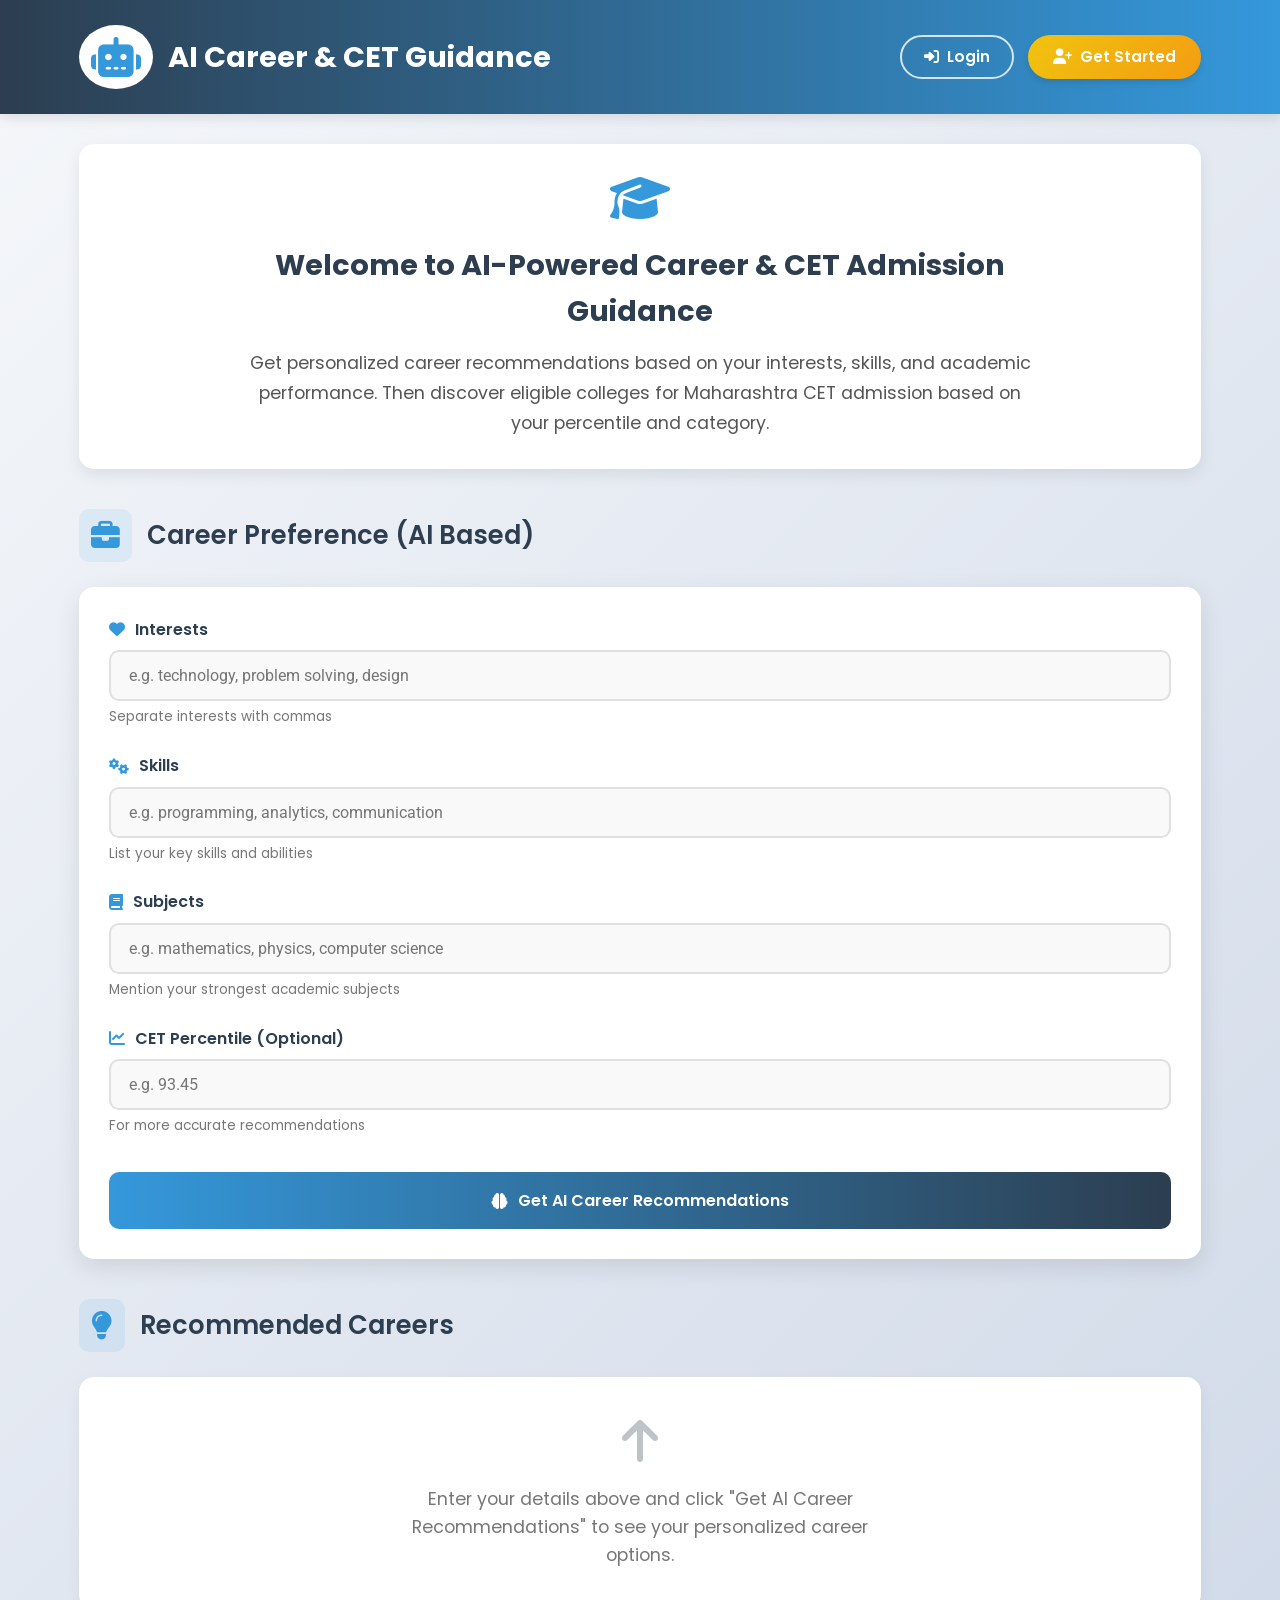
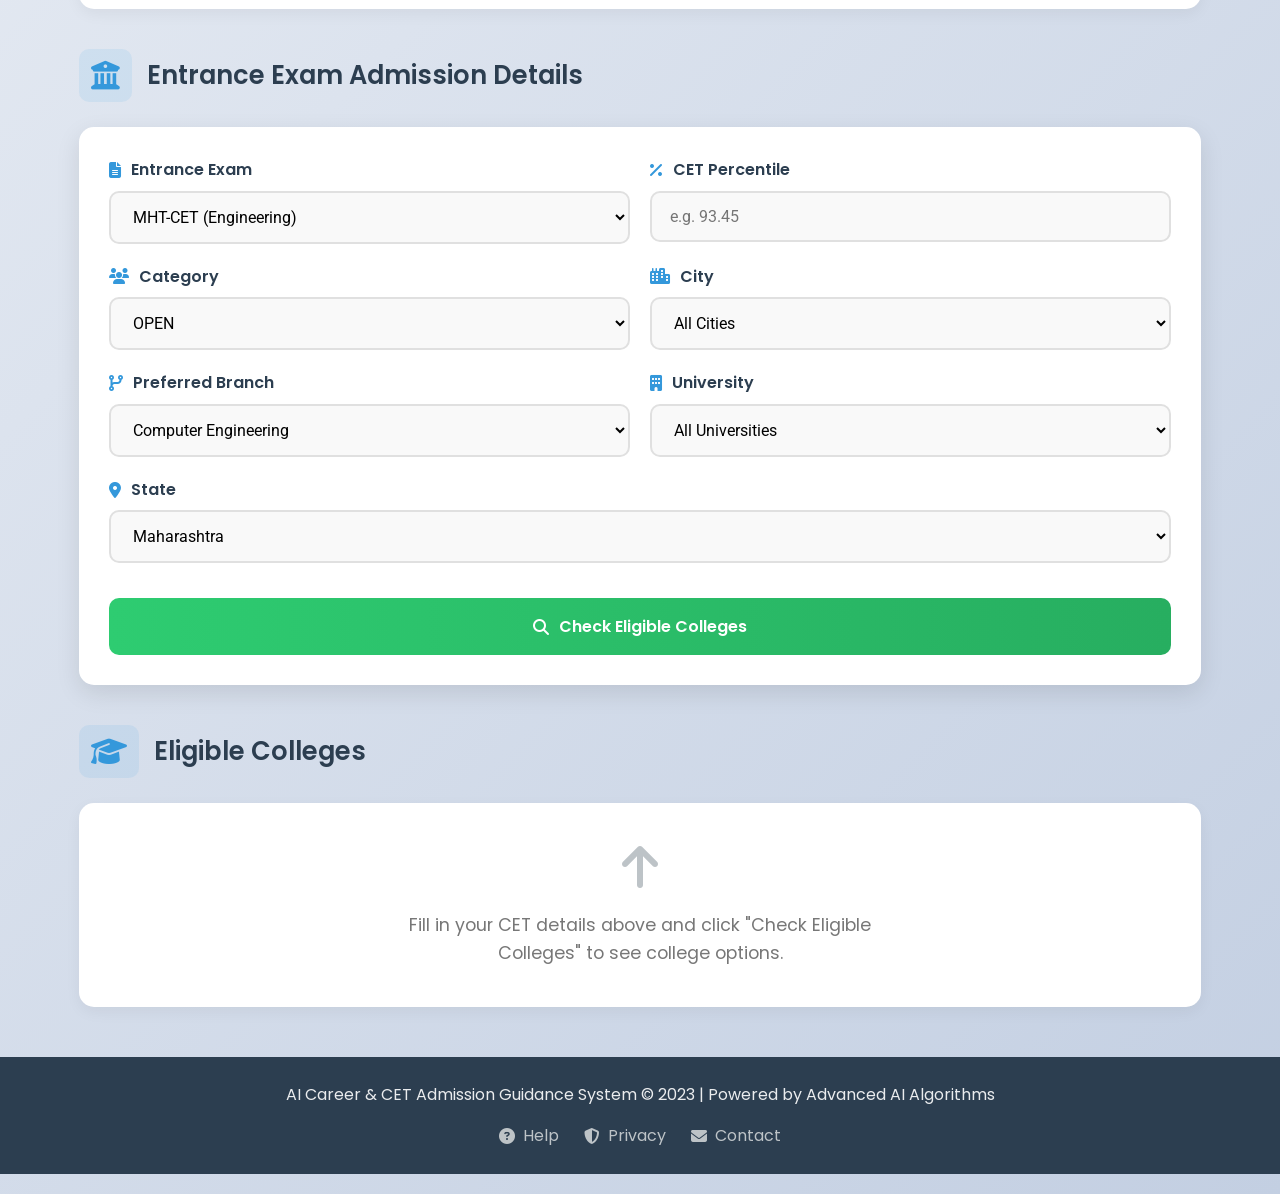
<file: frontend/index.html>
<!DOCTYPE html>
<html lang="en">

<head>
    <meta charset="UTF-8">
    <meta name="viewport" content="width=device-width, initial-scale=1.0">
    <title>AI Career & CET Admission Guidance</title>
    <link rel="stylesheet" href="styles.css">
    <link rel="stylesheet" href="https://cdnjs.cloudflare.com/ajax/libs/font-awesome/6.4.0/css/all.min.css">
    <link
        href="https://fonts.googleapis.com/css2?family=Poppins:wght@300;400;500;600;700&family=Roboto:wght@300;400;500&display=swap"
        rel="stylesheet">
</head>

<body>
    <!-- Header Section -->
    <header class="header">
        <div class="container">
            <div class="logo">
                <i class="fas fa-robot"></i>
                <h1>AI Career & CET Guidance</h1>
            </div>
            <nav id="authNav">
                <!-- Will be populated by JS -->
                <a href="login.html" class="btn-secondary" style="color: white; border-color: white;">Login</a>
            </nav>
            <!-- <p class="tagline">Intelligent career recommendations and college admission guidance</p> -->
        </div>
    </header>

    <main class="container">
        <!-- Introduction Section -->
        <section class="intro-section fade-in">
            <div class="intro-content">
                <i class="fas fa-graduation-cap intro-icon"></i>
                <h2>Welcome to AI-Powered Career & CET Admission Guidance</h2>
                <p>Get personalized career recommendations based on your interests, skills, and academic performance.
                    Then discover eligible colleges for Maharashtra CET admission based on your percentile and category.
                </p>
            </div>
        </section>

        <!-- Career Section -->
        <section class="section career-section">
            <div class="section-header">
                <i class="fas fa-briefcase"></i>
                <h2>Career Preference (AI Based)</h2>
            </div>

            <div class="form-card slide-up">
                <div class="form-group">
                    <label for="interests">
                        <i class="fas fa-heart"></i> Interests
                    </label>
                    <input type="text" id="interests" placeholder="e.g. technology, problem solving, design">
                    <small class="help-text">Separate interests with commas</small>
                </div>

                <div class="form-group">
                    <label for="skills">
                        <i class="fas fa-cogs"></i> Skills
                    </label>
                    <input type="text" id="skills" placeholder="e.g. programming, analytics, communication">
                    <small class="help-text">List your key skills and abilities</small>
                </div>

                <div class="form-group">
                    <label for="subjects">
                        <i class="fas fa-book"></i> Subjects
                    </label>
                    <input type="text" id="subjects" placeholder="e.g. mathematics, physics, computer science">
                    <small class="help-text">Mention your strongest academic subjects</small>
                </div>

                <div class="form-group">
                    <label for="cet-career">
                        <i class="fas fa-chart-line"></i> CET Percentile (Optional)
                    </label>
                    <input type="number" id="cet" step="0.01" placeholder="e.g. 93.45" min="0" max="100">
                    <small class="help-text">For more accurate recommendations</small>
                </div>

                <button class="btn-primary" onclick="getRecommendations()">
                    <i class="fas fa-brain"></i> Get AI Career Recommendations
                </button>
            </div>

            <!-- Results Section -->
            <div class="section-header results-header">
                <i class="fas fa-lightbulb"></i>
                <h2>Recommended Careers</h2>
            </div>
            <div id="results" class="results-container">
                <div class="placeholder-message">
                    <i class="fas fa-arrow-up"></i>
                    <p>Enter your details above and click "Get AI Career Recommendations" to see your personalized
                        career options.</p>
                </div>
            </div>
        </section>

        <!-- CET/NEET Section -->
        <section class="section cet-section">
            <div class="section-header">
                <i class="fas fa-university"></i>
                <h2>Entrance Exam Admission Details</h2>
            </div>

            <div class="form-card slide-up delay-1">
                <div class="form-row">
                    <div class="form-group">
                        <label for="exam">
                            <i class="fas fa-file-alt"></i> Entrance Exam
                        </label>
                        <select id="exam" onchange="updateFormForExamType()">
                            <option value="CET">MHT-CET (Engineering)</option>
                            <option value="NEET">NEET (Medical)</option>
                            <option value="JEE">JEE (National Engineering)</option>
                        </select>
                    </div>

                    <div class="form-group">
                        <label for="exam-percentile" id="percentile-label">
                            <i class="fas fa-percentage"></i> <span id="percentile-text">CET Percentile</span>
                        </label>
                        <input type="number" id="exam-percentile" step="0.01" placeholder="e.g. 93.45" required>
                    </div>
                </div>

                <div class="form-row">
                    <div class="form-group">
                        <label for="category">
                            <i class="fas fa-users"></i> Category
                        </label>
                        <select id="category">
                            <option value="OPEN">OPEN</option>
                            <option value="EWS">EWS</option>
                            <option value="OBC">OBC</option>
                            <option value="SC">SC</option>
                            <option value="ST">ST</option>
                            <option value="VJ">VJ</option>
                            <option value="NT-A">NT-A</option>
                            <option value="NT-B">NT-B</option>
                            <option value="NT-C">NT-C</option>
                            <option value="NT-D">NT-D</option>
                        </select>
                    </div>

                    <div class="form-group">
                        <label for="city">
                            <i class="fas fa-city"></i> City
                        </label>
                        <select id="city">
                            <option value="">All Cities</option>
                            <option value="Pune">Pune</option>
                            <option value="Mumbai">Mumbai</option>
                            <option value="Nagpur">Nagpur</option>
                            <option value="Aurangabad">Aurangabad</option>
                            <option value="Kolhapur">Kolhapur</option>
                            <option value="Nashik">Nashik</option>
                        </select>
                    </div>
                </div>

                <div class="form-row">

                    <div class="form-group">
                        <label for="branch">
                            <i class="fas fa-code-branch"></i> Preferred Branch
                        </label>
                        <select id="branch">
                            <option value="AUTO">Auto (From Career)</option>
                            <option value="Computer Engineering">Computer Engineering</option>
                            <option value="Information Technology">Information Technology</option>
                            <option value="Artificial Intelligence & Data Science">AI & Data Science</option>
                            <option value="Artificial Intelligence & Machine Learning">AI & ML</option>
                            <option value="Data Science">Data Science</option>
                            <option value="Mechanical Engineering">Mechanical Engineering</option>
                            <option value="Civil Engineering">Civil Engineering</option>
                            <option value="Electrical Engineering">Electrical Engineering</option>
                            <option value="Electronics Engineering">Electronics Engineering</option>
                            <option value="Electronics & Telecommunication Engineering">ENTC</option>
                        </select>
                    </div>

                    <div class="form-group">
                        <label for="university">
                            <i class="fas fa-building"></i> University
                        </label>
                        <select id="university">
                            <option value="">All Universities</option>
                            <option value="1">Savitribai Phule Pune University</option>
                            <option value="2">University of Mumbai</option>
                            <option value="3">Dr. Babasaheb Ambedkar Technological University</option>
                            <option value="4">Shivaji University</option>
                            <option value="5">Rashtrasant Tukadoji Maharaj Nagpur University</option>
                        </select>
                    </div>

                </div>

                <div class="form-group">
                    <label for="state">
                        <i class="fas fa-map-marker-alt"></i> State
                    </label>
                    <select id="state">
                        <option value="Maharashtra">Maharashtra</option>
                    </select>
                </div>

                <button class="btn-secondary" onclick="checkColleges()">
                    <i class="fas fa-search"></i> Check Eligible Colleges
                </button>
            </div>



            <!-- College Results Section -->
            <div class="section-header results-header">
                <i class="fas fa-graduation-cap"></i>
                <h2>Eligible Colleges</h2>
            </div>
            <div id="collegeResults" class="results-container">
                <div class="placeholder-message">
                    <i class="fas fa-arrow-up"></i>
                    <p>Fill in your CET details above and click "Check Eligible Colleges" to see college options.</p>
                </div>
            </div>
        </section>
    </main>

    <footer class="footer">
        <div class="container">
            <p>AI Career & CET Admission Guidance System &copy; 2023 | Powered by Advanced AI Algorithms</p>
            <div class="footer-links">
                <a href="#"><i class="fas fa-question-circle"></i> Help</a>
                <a href="#"><i class="fas fa-shield-alt"></i> Privacy</a>
                <a href="#"><i class="fas fa-envelope"></i> Contact</a>
            </div>
        </div>
    </footer>

    <script src="script.js"></script>
</body>

</html>
</file>
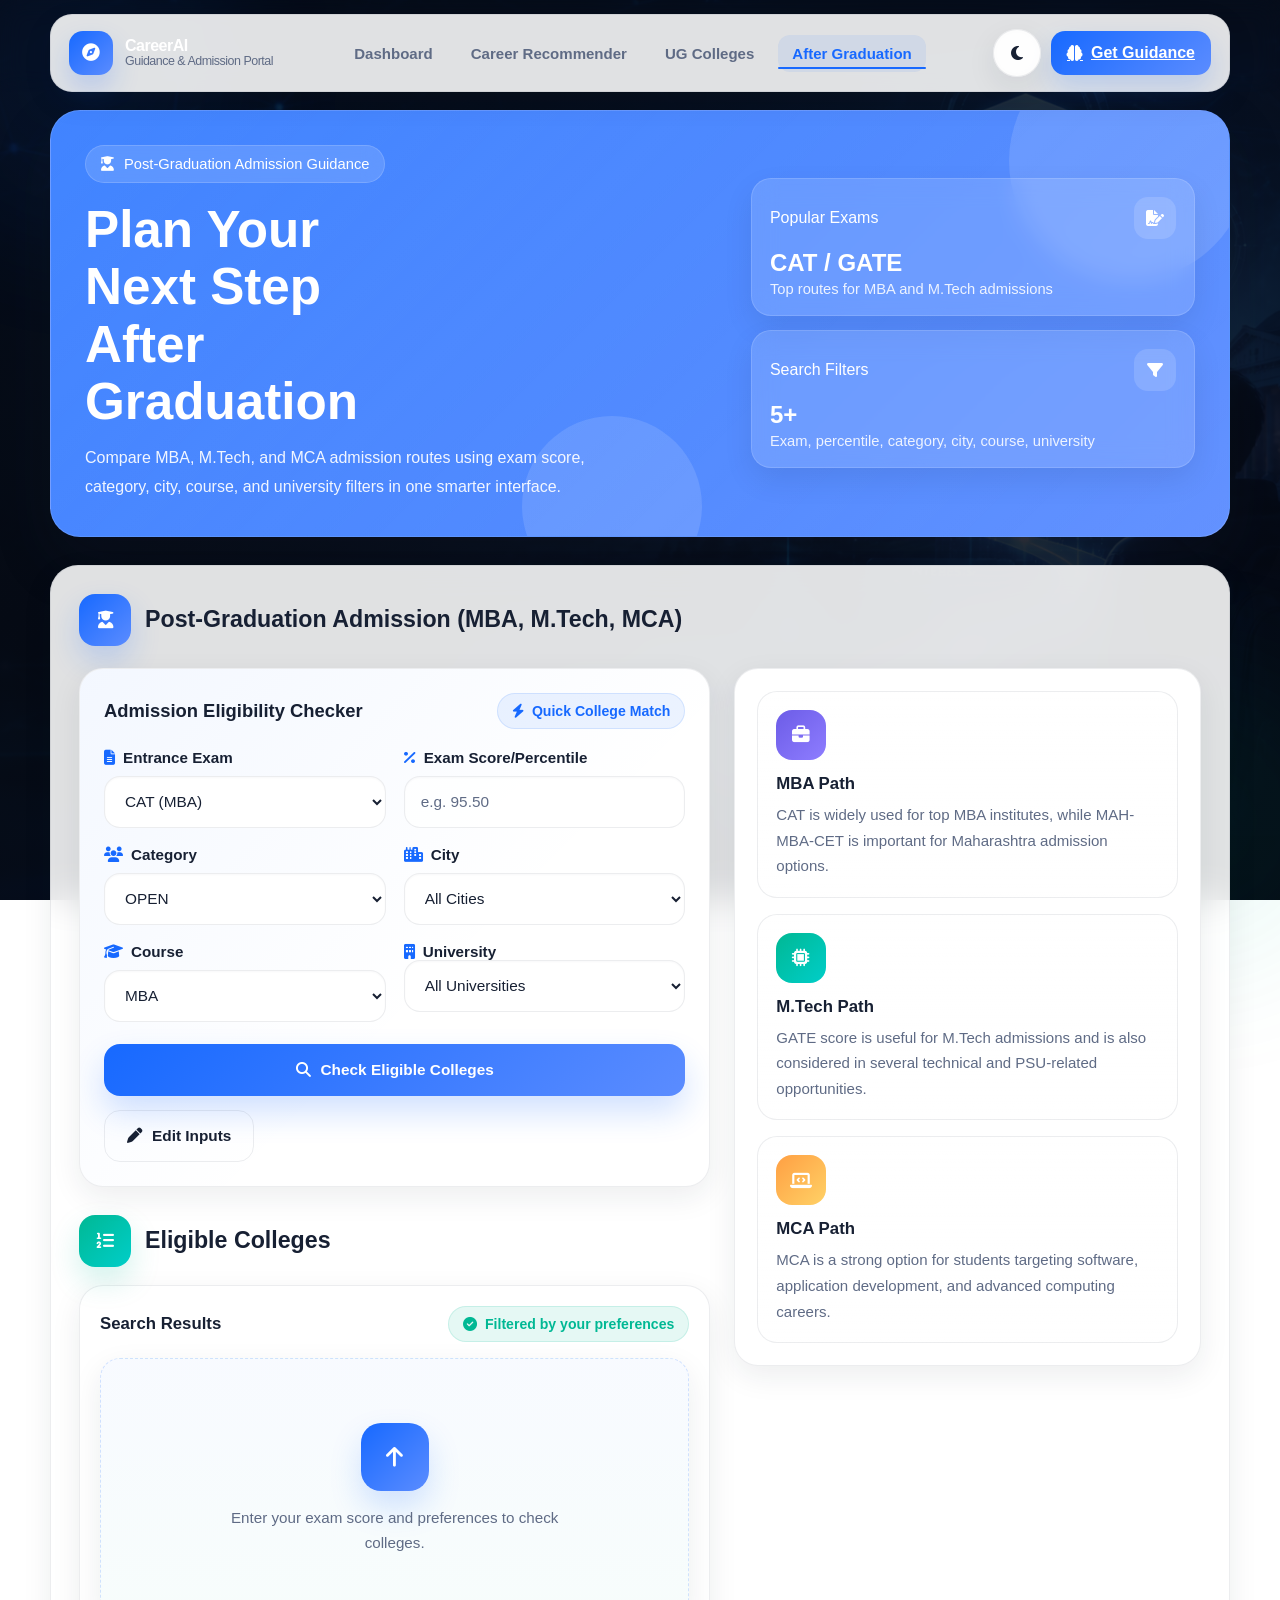
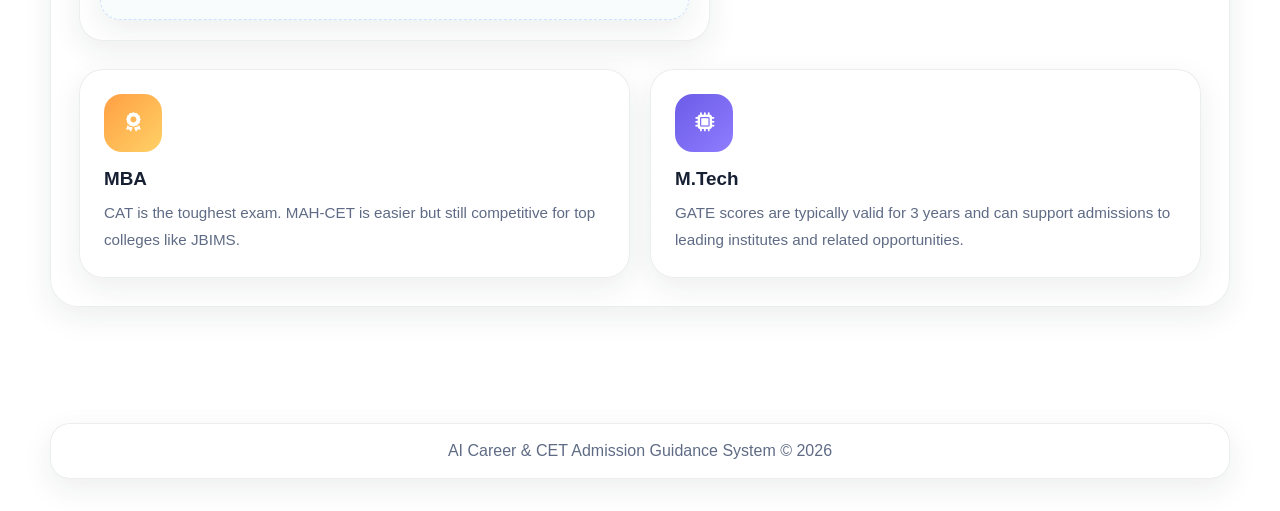
<file: frontend/after_graduation.html>
<!DOCTYPE html>
<html lang="en" data-theme="light">

<head>
    <meta charset="UTF-8">
    <meta name="viewport" content="width=device-width, initial-scale=1.0">
    <title>After Graduation | CareerAI</title>
    <link rel="stylesheet" href="dashboard-style.css">
    <link rel="stylesheet" href="https://cdnjs.cloudflare.com/ajax/libs/font-awesome/6.4.0/css/all.min.css">
    <link href="https://fonts.googleapis.com/css2?family=Poppins:wght@300;400;500;600;700;800&display=swap"
          rel="stylesheet">

    <style>
        :root {
            --bg: #f4f7fb;
            --bg-secondary: #eef3f9;
            --surface: rgba(255, 255, 255, 0.88);
            --surface-strong: #ffffff;
            --text: #172033;
            --text-muted: #5f6b85;
            --primary: #1769ff;
            --primary-dark: #0f4ed8;
            --accent: #00b894;
            --warning: #ff9f43;
            --purple: #6c5ce7;
            --border: rgba(23, 32, 51, 0.08);
            --shadow-sm: 0 10px 30px rgba(23, 32, 51, 0.08);
            --shadow-md: 0 18px 45px rgba(23, 32, 51, 0.12);
            --shadow-lg: 0 24px 60px rgba(23, 32, 51, 0.16);
            --radius-sm: 12px;
            --radius-md: 18px;
            --radius-lg: 28px;
            --gradient-primary: linear-gradient(135deg, #1769ff, #5b8cff);
            --gradient-accent: linear-gradient(135deg, #00b894, #00cec9);
            --gradient-purple: linear-gradient(135deg, #6c5ce7, #8e7dff);
            --gradient-warm: linear-gradient(135deg, #ff9f43, #ffd166);
            --container: 1180px;
            --transition: all 0.35s cubic-bezier(0.22, 1, 0.36, 1);
        }

        [data-theme="dark"] {
            --bg: #0b1220;
            --bg-secondary: #10192b;
            --surface: rgba(18, 28, 46, 0.82);
            --surface-strong: #16233a;
            --text: #eef4ff;
            --text-muted: #a5b3cf;
            --primary: #4d8dff;
            --primary-dark: #2c74ff;
            --accent: #1dd1a1;
            --warning: #ffb454;
            --purple: #9b87ff;
            --border: rgba(255, 255, 255, 0.08);
            --shadow-sm: 0 10px 30px rgba(0, 0, 0, 0.25);
            --shadow-md: 0 18px 45px rgba(0, 0, 0, 0.32);
            --shadow-lg: 0 24px 60px rgba(0, 0, 0, 0.4);
            --gradient-primary: linear-gradient(135deg, #4d8dff, #7ea7ff);
            --gradient-accent: linear-gradient(135deg, #1dd1a1, #36e2d7);
            --gradient-purple: linear-gradient(135deg, #8d7cff, #af9dff);
            --gradient-warm: linear-gradient(135deg, #ffb454, #ffd980);
        }

        * {
            margin: 0;
            padding: 0;
            box-sizing: border-box;
        }

        html {
            scroll-behavior: smooth;
        }

        body {
    font-family: 'Plus Jakarta Sans', sans-serif;
    min-height: 100vh;
    color: var(--text);

    background:
        linear-gradient(
            rgba(5, 10, 20, 0.82),
            rgba(5, 10, 20, 0.88)
        ),
        url("assets/images/img.png");

    background-size: cover;
    background-position: center;
    background-repeat: no-repeat;
    background-attachment: fixed;

    overflow-x: hidden;
}

        body::before,
        body::after {
            content: "";
            position: fixed;
            width: 320px;
            height: 320px;
            border-radius: 50%;
            filter: blur(70px);
            z-index: -1;
            opacity: 0.42;
            pointer-events: none;
        }

        body::before {
            top: -80px;
            left: -80px;
            background: rgba(23, 105, 255, 0.18);
        }

        body::after {
            bottom: -80px;
            right: -80px;
            background: rgba(0, 184, 148, 0.16);
        }

        .container {
            width: min(var(--container), calc(100% - 32px));
            margin: 0 auto;
        }

        /* Navbar */
        .site-header {
            position: sticky;
            top: 0;
            z-index: 1000;
            padding: 14px 0 0;
            backdrop-filter: blur(12px);
        }

        .navbar {
            width: min(var(--container), calc(100% - 32px));
            margin: 0 auto;
            background: var(--surface);
            border: 1px solid var(--border);
            border-radius: 22px;
            box-shadow: var(--shadow-sm);
            backdrop-filter: blur(18px);
            padding: 14px 18px;
            display: flex;
            align-items: center;
            justify-content: space-between;
            gap: 16px;
        }

        .brand {
            display: flex;
            align-items: center;
            gap: 12px;
            text-decoration: none;
            color: var(--text);
            font-weight: 700;
            min-width: fit-content;
        }

        .brand-mark {
            width: 44px;
            height: 44px;
            border-radius: 14px;
            background: var(--gradient-primary);
            color: #fff;
            display: grid;
            place-items: center;
            box-shadow: 0 14px 28px rgba(23, 105, 255, 0.2);
            font-size: 1.1rem;
        }

        .brand-text {
            display: flex;
            flex-direction: column;
            line-height: 1.1;
        }

        .brand-text strong {
            font-size: 1rem;
        }

        .brand-text span {
            font-size: 0.78rem;
            color: var(--text-muted);
            font-weight: 500;
        }

        .nav-links {
            display: flex;
            align-items: center;
            gap: 10px;
            flex-wrap: wrap;
        }

        .nav-links a {
            text-decoration: none;
            color: var(--text-muted);
            font-weight: 600;
            font-size: 0.94rem;
            padding: 10px 14px;
            border-radius: 12px;
            transition: var(--transition);
        }

        .nav-links a:hover,
        .nav-links a.active {
            background: rgba(23, 105, 255, 0.08);
            color: var(--primary);
        }

        .nav-actions {
            display: flex;
            align-items: center;
            gap: 10px;
        }

        .nav-btn {
            min-height: 44px;
            padding: 10px 16px;
            border-radius: 14px;
            border: 1px solid var(--border);
            background: transparent;
            color: var(--text);
            font-weight: 600;
            display: inline-flex;
            align-items: center;
            justify-content: center;
            gap: 8px;
            cursor: pointer;
            transition: var(--transition);
        }

        .nav-btn:hover {
            transform: translateY(-2px);
            background: rgba(23, 105, 255, 0.05);
        }

        .nav-btn.primary {
            background: var(--gradient-primary);
            color: #fff;
            border: none;
            box-shadow: 0 14px 28px rgba(23, 105, 255, 0.18);
        }

        .nav-btn.primary:hover {
            transform: translateY(-3px);
            box-shadow: 0 18px 34px rgba(23, 105, 255, 0.24);
        }

        .menu-toggle {
            display: none;
            width: 46px;
            height: 46px;
            border-radius: 14px;
            border: 1px solid var(--border);
            background: var(--surface-strong);
            color: var(--text);
            cursor: pointer;
            transition: var(--transition);
        }

        .menu-toggle:hover {
            transform: translateY(-2px);
        }

        .mobile-menu {
            display: none;
            width: min(var(--container), calc(100% - 32px));
            margin: 10px auto 0;
            padding: 14px;
            border-radius: 20px;
            background: var(--surface);
            border: 1px solid var(--border);
            box-shadow: var(--shadow-sm);
            backdrop-filter: blur(18px);
        }

        .mobile-menu.open {
            display: grid;
            gap: 10px;
        }

        .mobile-menu a,
        .mobile-menu button {
            text-decoration: none;
            color: var(--text);
            padding: 12px 14px;
            border-radius: 14px;
            border: 1px solid var(--border);
            background: var(--surface-strong);
            font-weight: 600;
            text-align: left;
        }

        .mobile-menu .mobile-primary {
            background: var(--gradient-primary);
            color: #fff;
            border: none;
        }

        .top-toolbar {
            display: flex;
            justify-content: flex-end;
            align-items: center;
            gap: 12px;
            margin: 20px auto 12px;
            width: min(var(--container), calc(100% - 32px));
        }

        .theme-toggle {
            width: 48px;
            height: 48px;
            border: 1px solid var(--border);
            background: var(--surface);
            color: var(--text);
            border-radius: 50%;
            display: grid;
            place-items: center;
            backdrop-filter: blur(14px);
            box-shadow: var(--shadow-sm);
            cursor: pointer;
            transition: var(--transition);
        }

        .theme-toggle:hover {
            transform: translateY(-3px) rotate(8deg);
            box-shadow: var(--shadow-md);
        }

        .page-shell {
            padding: 8px 0 60px;
        }

        .hero-panel {
            position: relative;
            overflow: hidden;
            background:
                linear-gradient(135deg, rgba(255, 255, 255, 0.18), rgba(255, 255, 255, 0.05)),
                var(--gradient-primary);
            border-radius: 30px;
            padding: 34px;
            color: #fff;
            display: grid;
            grid-template-columns: 1.45fr 1fr;
            gap: 22px;
            align-items: center;
            min-height: 280px;
            box-shadow: var(--shadow-lg);
            border: 1px solid rgba(255, 255, 255, 0.12);
        }

        .hero-panel::before,
        .hero-panel::after {
            content: "";
            position: absolute;
            border-radius: 50%;
            background: rgba(255, 255, 255, 0.12);
            z-index: 0;
        }

        .hero-panel::before {
            width: 240px;
            height: 240px;
            top: -70px;
            right: -20px;
        }

        .hero-panel::after {
            width: 180px;
            height: 180px;
            bottom: -60px;
            left: 40%;
        }

        .hero-content,
        .hero-side {
            position: relative;
            z-index: 1;
        }

        .hero-badge {
            display: inline-flex;
            align-items: center;
            gap: 10px;
            padding: 10px 15px;
            border-radius: 999px;
            background: rgba(255, 255, 255, 0.14);
            border: 1px solid rgba(255, 255, 255, 0.16);
            backdrop-filter: blur(10px);
            margin-bottom: 18px;
            font-size: 0.92rem;
            font-weight: 500;
        }

        .hero-content h1 {
            font-size: clamp(2rem, 4vw, 3.3rem);
            line-height: 1.12;
            font-weight: 800;
            margin-bottom: 14px;
            max-width: 11ch;
        }

        .hero-content p {
            font-size: 1rem;
            line-height: 1.8;
            max-width: 58ch;
            color: rgba(255, 255, 255, 0.92);
        }

        .hero-side {
            display: grid;
            gap: 14px;
        }

        .mini-stat {
            background: rgba(255, 255, 255, 0.14);
            border: 1px solid rgba(255, 255, 255, 0.14);
            border-radius: 20px;
            padding: 18px;
            backdrop-filter: blur(12px);
            box-shadow: 0 12px 30px rgba(0, 0, 0, 0.08);
            transition: var(--transition);
        }

        .mini-stat:hover {
            transform: translateY(-5px);
        }

        .mini-stat .top {
            display: flex;
            align-items: center;
            justify-content: space-between;
            margin-bottom: 10px;
        }

        .mini-stat .top i {
            width: 42px;
            height: 42px;
            border-radius: 14px;
            display: grid;
            place-items: center;
            background: rgba(255, 255, 255, 0.14);
        }

        .mini-stat .value {
            font-size: 1.5rem;
            font-weight: 700;
            margin-bottom: 4px;
        }

        .mini-stat .label {
            font-size: 0.92rem;
            color: rgba(255, 255, 255, 0.88);
        }

        .section {
            margin-top: 28px;
            background: var(--surface);
            border: 1px solid var(--border);
            border-radius: 28px;
            padding: 28px;
            backdrop-filter: blur(18px);
            box-shadow: var(--shadow-sm);
            transition: var(--transition);
        }

        .section:hover {
            box-shadow: var(--shadow-md);
        }

        .section-header {
            display: flex;
            align-items: center;
            gap: 14px;
            margin-bottom: 22px;
            flex-wrap: wrap;
        }

        .section-header i {
            width: 52px;
            height: 52px;
            border-radius: 16px;
            display: grid;
            place-items: center;
            color: #fff;
            background: var(--gradient-primary);
            box-shadow: 0 14px 30px rgba(23, 105, 255, 0.2);
            font-size: 1.1rem;
            flex-shrink: 0;
        }

        .section-header h2 {
            font-size: 1.45rem;
            font-weight: 700;
            color: var(--text);
        }

        .pg-layout {
            display: grid;
            grid-template-columns: 1.15fr 0.85fr;
            gap: 24px;
            align-items: start;
        }

        .form-card,
        .side-info-card,
        .results-panel {
            background: var(--surface-strong);
            border: 1px solid var(--border);
            border-radius: 24px;
            box-shadow: var(--shadow-sm);
        }

        .form-card {
            padding: 24px;
            position: relative;
            overflow: hidden;
        }

        .form-card::before {
            content: "";
            position: absolute;
            inset: 0;
            background: linear-gradient(135deg, rgba(23, 105, 255, 0.05), transparent 60%);
            pointer-events: none;
        }

        .form-topbar {
            display: flex;
            align-items: center;
            justify-content: space-between;
            gap: 14px;
            flex-wrap: wrap;
            margin-bottom: 20px;
            position: relative;
            z-index: 1;
        }

        .form-topbar h3 {
            font-size: 1.15rem;
            color: var(--text);
        }

        .form-chip {
            display: inline-flex;
            align-items: center;
            gap: 8px;
            padding: 9px 14px;
            border-radius: 999px;
            background: rgba(23, 105, 255, 0.08);
            border: 1px solid rgba(23, 105, 255, 0.12);
            color: var(--primary);
            font-weight: 600;
            font-size: 0.88rem;
        }

        .form-row {
            display: grid;
            grid-template-columns: repeat(2, minmax(0, 1fr));
            gap: 18px;
            margin-bottom: 18px;
            position: relative;
            z-index: 1;
        }

        .form-group {
            display: flex;
            flex-direction: column;
            gap: 10px;
        }

        .form-group label {
            font-size: 0.95rem;
            font-weight: 600;
            color: var(--text);
            display: flex;
            align-items: center;
            gap: 8px;
        }

        .form-group label i {
            color: var(--primary);
            font-size: 0.95rem;
        }

        .form-group input,
        .form-group select {
            width: 100%;
            min-height: 52px;
            border-radius: 16px;
            border: 1px solid var(--border);
            background: rgba(255, 255, 255, 0.7);
            color: var(--text);
            padding: 0 16px;
            outline: none;
            transition: var(--transition);
            font-size: 0.96rem;
            box-shadow: inset 0 1px 2px rgba(23, 32, 51, 0.03);
        }

        [data-theme="dark"] .form-group input,
        [data-theme="dark"] .form-group select {
            background: rgba(255, 255, 255, 0.03);
        }

        .form-group input::placeholder {
            color: var(--text-muted);
        }

        .form-group input:focus,
        .form-group select:focus {
            border-color: rgba(23, 105, 255, 0.35);
            box-shadow: 0 0 0 4px rgba(23, 105, 255, 0.10);
            transform: translateY(-1px);
        }

        .cta-row {
            display: flex;
            gap: 14px;
            flex-wrap: wrap;
            margin-top: 8px;
            position: relative;
            z-index: 1;
        }

        .btn-secondary,
        .btn-ghost {
            min-height: 52px;
            padding: 12px 22px;
            border-radius: 16px;
            font-weight: 600;
            font-size: 0.96rem;
            display: inline-flex;
            align-items: center;
            justify-content: center;
            gap: 10px;
            cursor: pointer;
            transition: var(--transition);
            border: none;
        }

        .btn-secondary {
            background: var(--gradient-primary);
            color: #fff;
            box-shadow: 0 16px 32px rgba(23, 105, 255, 0.2);
        }

        .btn-secondary:hover {
            transform: translateY(-4px);
            box-shadow: 0 22px 40px rgba(23, 105, 255, 0.24);
        }

        .btn-ghost {
            background: transparent;
            color: var(--text);
            border: 1px solid var(--border);
        }

        .btn-ghost:hover {
            background: rgba(23, 105, 255, 0.05);
            transform: translateY(-3px);
        }

        .side-info-card {
            padding: 22px;
            display: grid;
            gap: 16px;
        }

        .info-block {
            padding: 18px;
            border-radius: 20px;
            border: 1px solid var(--border);
            background: linear-gradient(180deg, var(--surface-strong), rgba(255,255,255,0.7));
            transition: var(--transition);
        }

        [data-theme="dark"] .info-block {
            background: linear-gradient(180deg, var(--surface-strong), rgba(255,255,255,0.02));
        }

        .info-block:hover {
            transform: translateY(-5px);
            box-shadow: var(--shadow-sm);
        }

        .info-block .info-icon {
            width: 50px;
            height: 50px;
            border-radius: 16px;
            display: grid;
            place-items: center;
            color: #fff;
            margin-bottom: 14px;
            font-size: 1.1rem;
        }

        .info-block:nth-child(1) .info-icon {
            background: var(--gradient-purple);
        }

        .info-block:nth-child(2) .info-icon {
            background: var(--gradient-accent);
        }

        .info-block:nth-child(3) .info-icon {
            background: var(--gradient-warm);
        }

        .info-block h3 {
            font-size: 1.05rem;
            margin-bottom: 8px;
            color: var(--text);
        }

        .info-block p {
            color: var(--text-muted);
            line-height: 1.7;
            font-size: 0.94rem;
        }

        .results-header {
            margin-top: 28px;
            margin-bottom: 18px;
        }

        .results-header i {
            background: var(--gradient-accent);
            box-shadow: 0 14px 30px rgba(0, 184, 148, 0.18);
        }

        .results-panel {
            padding: 20px;
            overflow: hidden;
        }

        .results-toolbar {
            display: flex;
            align-items: center;
            justify-content: space-between;
            gap: 12px;
            flex-wrap: wrap;
            margin-bottom: 16px;
        }

        .results-toolbar h3 {
            font-size: 1.05rem;
            color: var(--text);
        }

        .results-badge {
            display: inline-flex;
            align-items: center;
            gap: 8px;
            padding: 9px 14px;
            border-radius: 999px;
            background: rgba(0, 184, 148, 0.1);
            color: var(--accent);
            border: 1px solid rgba(0, 184, 148, 0.14);
            font-weight: 600;
            font-size: 0.88rem;
        }

        .results-container {
            min-height: 260px;
            border-radius: 20px;
            border: 1px dashed rgba(23, 105, 255, 0.18);
            background:
                linear-gradient(180deg, rgba(23, 105, 255, 0.03), rgba(0, 184, 148, 0.03));
            padding: 20px;
            transition: var(--transition);
        }

        .results-container:hover {
            border-color: rgba(23, 105, 255, 0.28);
        }

        .placeholder-message {
            min-height: 220px;
            display: flex;
            flex-direction: column;
            align-items: center;
            justify-content: center;
            text-align: center;
            color: var(--text-muted);
            gap: 14px;
        }

        .placeholder-message i {
            width: 68px;
            height: 68px;
            border-radius: 20px;
            display: grid;
            place-items: center;
            font-size: 1.4rem;
            color: #fff;
            background: var(--gradient-primary);
            box-shadow: 0 16px 32px rgba(23, 105, 255, 0.18);
            animation: floatY 3.8s ease-in-out infinite;
        }

        .placeholder-message p {
            font-size: 1rem;
            max-width: 40ch;
            line-height: 1.7;
        }

        .tips-grid {
            margin-top: 28px;
            display: grid;
            grid-template-columns: repeat(2, minmax(0, 1fr));
            gap: 20px;
        }

        .tip-card {
            position: relative;
            overflow: hidden;
            background: linear-gradient(180deg, var(--surface-strong), rgba(255,255,255,0.75));
            border: 1px solid var(--border);
            border-radius: 24px;
            padding: 24px;
            box-shadow: var(--shadow-sm);
            transition: var(--transition);
        }

        [data-theme="dark"] .tip-card {
            background: linear-gradient(180deg, var(--surface-strong), rgba(255,255,255,0.02));
        }

        .tip-card::before {
            content: "";
            position: absolute;
            inset: 0;
            background: linear-gradient(135deg, rgba(23, 105, 255, 0.08), transparent 60%);
            opacity: 0;
            transition: var(--transition);
        }

        .tip-card:hover {
            transform: translateY(-8px);
            box-shadow: var(--shadow-lg);
        }

        .tip-card:hover::before {
            opacity: 1;
        }

        .tip-icon {
            width: 58px;
            height: 58px;
            display: grid;
            place-items: center;
            border-radius: 18px;
            margin-bottom: 16px;
            font-size: 1.2rem;
            color: #fff;
            position: relative;
            z-index: 1;
        }

        .tip-card:nth-child(1) .tip-icon {
            background: var(--gradient-warm);
        }

        .tip-card:nth-child(2) .tip-icon {
            background: var(--gradient-purple);
        }

        .tip-card h3 {
            font-size: 1.18rem;
            font-weight: 700;
            margin-bottom: 10px;
            color: var(--text);
            position: relative;
            z-index: 1;
        }

        .tip-card p {
            color: var(--text-muted);
            line-height: 1.75;
            font-size: 0.95rem;
            position: relative;
            z-index: 1;
        }

        .footer {
            margin-top: 34px;
            padding: 22px 0 32px;
            color: var(--text-muted);
        }

        .footer .container {
            background: var(--surface);
            border: 1px solid var(--border);
            border-radius: 20px;
            padding: 18px 22px;
            text-align: center;
            backdrop-filter: blur(12px);
            box-shadow: var(--shadow-sm);
        }

        .reveal {
            opacity: 0;
            transform: translateY(34px);
            transition: opacity 0.8s ease, transform 0.8s ease;
        }

        .reveal.active {
            opacity: 1;
            transform: translateY(0);
        }

        .float-anim {
            animation: floatY 5s ease-in-out infinite;
        }

        @keyframes floatY {
            0%, 100% {
                transform: translateY(0);
            }
            50% {
                transform: translateY(-8px);
            }
        }

        @media (max-width: 1080px) {
            .hero-panel,
            .pg-layout {
                grid-template-columns: 1fr;
            }

            .nav-links,
            .nav-actions .nav-btn.primary {
                display: none;
            }

            .menu-toggle {
                display: inline-grid;
                place-items: center;
            }
        }

        @media (max-width: 768px) {
            .container,
            .top-toolbar,
            .navbar,
            .mobile-menu {
                width: min(var(--container), calc(100% - 20px));
            }

            .hero-panel {
                padding: 22px;
                border-radius: 24px;
                min-height: auto;
            }

            .hero-content h1 {
                font-size: 2rem;
                max-width: 100%;
            }

            .section {
                padding: 20px;
                border-radius: 22px;
            }

            .form-row,
            .tips-grid {
                grid-template-columns: 1fr;
            }

            .section-header h2 {
                font-size: 1.2rem;
            }

            .cta-row {
                flex-direction: column;
            }

            .btn-secondary,
            .btn-ghost {
                width: 100%;
            }

            .brand-text span {
                display: none;
            }
        }

        @media (max-width: 480px) {
            .theme-toggle {
                width: 44px;
                height: 44px;
            }

            .hero-badge {
                font-size: 0.84rem;
                padding: 8px 12px;
            }

            .form-card,
            .tip-card,
            .side-info-card,
            .results-panel {
                padding: 18px;
            }

            .brand-mark {
                width: 40px;
                height: 40px;
            }

            .brand-text strong {
                font-size: 0.92rem;
            }
        }

        /* ===== UNIVERSAL DROPDOWN FIX ===== */

/* Select box */
.form-group select {
    background: var(--surface-strong);
    color: var(--text);
}

/* Dropdown options */
.form-group select option {
    color: #000;
    background-color: #fff;
}

/* Dark mode options */
[data-theme="dark"] .form-group select option {
    color: #fff;
    background-color: #16233a;
}

/* Selected / hover */
.form-group select option:checked,
.form-group select option:hover {
    background-color: var(--primary);
    color: #fff;
}
    </style>
</head>

<body>

<header class="site-header reveal">
    <nav class="navbar">
        <a href="dashboard.html" class="brand">
            <div class="brand-mark">
                <i class="fas fa-compass"></i>
            </div>
            <div class="brand-text">
                <strong>CareerAI</strong>
                <span>Guidance & Admission Portal</span>
            </div>
        </a>

        <div class="nav-links">
            <a href="dashboard.html">Dashboard</a>
            <a href="career_preference.html">Career Recommender</a>
            <a href="colleges_engineering.html">UG Colleges</a>
            <a href="after_graduation.html" class="active">After Graduation</a>
        </div>

        <div class="nav-actions">
            <button class="theme-toggle" id="themeToggle" aria-label="Toggle theme">
                <i class="fas fa-moon"></i>
            </button>
            <a href="career_preference.html" class="nav-btn primary">
                <i class="fas fa-brain"></i>
                <span>Get Guidance</span>
            </a>
            <button class="menu-toggle" id="menuToggle" aria-label="Toggle navigation">
                <i class="fas fa-bars"></i>
            </button>
        </div>
    </nav>

    <div class="mobile-menu" id="mobileMenu">
        <a href="dashboard.html">Dashboard</a>
        <a href="career_preference.html">Career Recommender</a>
        <a href="colleges_engineering.html">UG Colleges</a>
        <a href="after_graduation.html">After Graduation</a>
        <a href="career_preference.html" class="mobile-primary">Get Guidance</a>
    </div>
</header>

<main class="container page-shell">
    <section class="hero-panel reveal">
        <div class="hero-content">
            <div class="hero-badge">
                <i class="fas fa-user-graduate"></i>
                <span>Post-Graduation Admission Guidance</span>
            </div>
            <h1>Plan Your Next Step After Graduation</h1>
            <p>
                Compare MBA, M.Tech, and MCA admission routes using exam score, category,
                city, course, and university filters in one smarter interface.
            </p>
        </div>

        <div class="hero-side">
            <div class="mini-stat float-anim">
                <div class="top">
                    <span>Popular Exams</span>
                    <i class="fas fa-file-signature"></i>
                </div>
                <div class="value">CAT / GATE</div>
                <div class="label">Top routes for MBA and M.Tech admissions</div>
            </div>

            <div class="mini-stat">
                <div class="top">
                    <span>Search Filters</span>
                    <i class="fas fa-filter"></i>
                </div>
                <div class="value">5+</div>
                <div class="label">Exam, percentile, category, city, course, university</div>
            </div>
        </div>
    </section>

    <section class="section reveal">
        <div class="section-header">
            <i class="fas fa-user-graduate"></i>
            <h2>Post-Graduation Admission (MBA, M.Tech, MCA)</h2>
        </div>

        <div class="pg-layout">
            <div>
                <div class="form-card">
                    <div class="form-topbar">
                        <h3>Admission Eligibility Checker</h3>
                        <div class="form-chip">
                            <i class="fas fa-bolt"></i>
                            <span>Quick College Match</span>
                        </div>
                    </div>

                    <div class="form-row">
                        <div class="form-group">
                            <label for="exam">
                                <i class="fas fa-file-alt"></i> Entrance Exam
                            </label>
                            <select id="exam" onchange="updateFormForExamType()">
                                <option value="CAT" selected>CAT (MBA)</option>
                                <option value="CET-PG">MAH-MBA-CET</option>
                                <option value="GATE">GATE (M.Tech)</option>
                                <option value="MCA-CET">MAH-MCA-CET</option>
                            </select>
                        </div>

                        <div class="form-group">
                            <label for="exam-percentile" id="percentile-label">
                                <i class="fas fa-percentage"></i> <span id="percentile-text">Exam Percentile</span>
                            </label>
                            <input type="number" id="exam-percentile" step="0.01" placeholder="e.g. 95.50" required>
                        </div>
                    </div>

                    <div class="form-row">
                        <div class="form-group">
                            <label for="category">
                                <i class="fas fa-users"></i> Category
                            </label>
                            <select id="category">
                                <option value="OPEN">OPEN</option>
                                <option value="OBC">OBC</option>
                                <option value="SC">SC</option>
                                <option value="ST">ST</option>
                                <option value="EWS">EWS</option>
                            </select>
                        </div>

                        <div class="form-group">
                            <label for="city">
                                <i class="fas fa-city"></i> City
                            </label>
                            <select id="city">
                                <option value="">All Cities</option>
                                <option value="Pune">Pune</option>
                                <option value="Mumbai">Mumbai</option>
                                <option value="Nagpur">Nagpur</option>
                                <option value="Bangalore">Bangalore</option>
                            </select>
                        </div>
                    </div>

                    <div class="form-row">
                        <div class="form-group">
                            <label for="branch">
                                <i class="fas fa-graduation-cap"></i> Course
                            </label>
                            <select id="branch">
                                <option value="MBA">MBA</option>
                            </select>
                        </div>

                        <div class="form-group">
                            <label for="university">
                                <i class="fas fa-building"></i> University
                            </label>
                            <select id="university">
                                <option value="">All Universities</option>
                                <option value="1">Savitribai Phule Pune University</option>
                                <option value="2">University of Mumbai</option>
                            </select>
                        </div>
                    </div>

                    <div class="cta-row">
                        <button class="btn-secondary" onclick="checkColleges()">
                            <i class="fas fa-search"></i> Check Eligible Colleges
                        </button>

                        <button class="btn-ghost" type="button" onclick="document.getElementById('exam-percentile').focus()">
                            <i class="fas fa-pen"></i> Edit Inputs
                        </button>
                    </div>
                </div>

                <div class="section-header results-header">
                    <i class="fas fa-list-ol"></i>
                    <h2>Eligible Colleges</h2>
                </div>

                <div class="results-panel">
                    <div class="results-toolbar">
                        <h3>Search Results</h3>
                        <div class="results-badge">
                            <i class="fas fa-circle-check"></i>
                            <span>Filtered by your preferences</span>
                        </div>
                    </div>

                    <div id="collegeResults" class="results-container">
                        <div class="placeholder-message">
                            <i class="fas fa-arrow-up"></i>
                            <p>Enter your exam score and preferences to check colleges.</p>
                        </div>
                    </div>
                </div>
            </div>

            <div class="side-info-card">
                <div class="info-block">
                    <div class="info-icon">
                        <i class="fas fa-briefcase"></i>
                    </div>
                    <h3>MBA Path</h3>
                    <p>CAT is widely used for top MBA institutes, while MAH-MBA-CET is important for Maharashtra admission options.</p>
                </div>

                <div class="info-block">
                    <div class="info-icon">
                        <i class="fas fa-microchip"></i>
                    </div>
                    <h3>M.Tech Path</h3>
                    <p>GATE score is useful for M.Tech admissions and is also considered in several technical and PSU-related opportunities.</p>
                </div>

                <div class="info-block">
                    <div class="info-icon">
                        <i class="fas fa-laptop-code"></i>
                    </div>
                    <h3>MCA Path</h3>
                    <p>MCA is a strong option for students targeting software, application development, and advanced computing careers.</p>
                </div>
            </div>
        </div>

        <div class="tips-grid">
            <div class="tip-card reveal">
                <div class="tip-icon"><i class="fas fa-award"></i></div>
                <h3>MBA</h3>
                <p>CAT is the toughest exam. MAH-CET is easier but still competitive for top colleges like JBIMS.</p>
            </div>

            <div class="tip-card reveal">
                <div class="tip-icon"><i class="fas fa-microchip"></i></div>
                <h3>M.Tech</h3>
                <p>GATE scores are typically valid for 3 years and can support admissions to leading institutes and related opportunities.</p>
            </div>
        </div>
    </section>
</main>

<footer class="footer reveal">
    <div class="container">
        <p>AI Career & CET Admission Guidance System &copy; 2026</p>
    </div>
</footer>

<script src="script.js"></script>

<script>
    (function () {
        const root = document.documentElement;
        const themeToggle = document.getElementById('themeToggle');
        const menuToggle = document.getElementById('menuToggle');
        const mobileMenu = document.getElementById('mobileMenu');

        let currentTheme = localStorage.getItem("theme") || (window.matchMedia('(prefers-color-scheme: dark)').matches ? 'dark' : 'light');
        root.setAttribute('data-theme', currentTheme);

        function updateThemeIcon() {
            if (!themeToggle) return;
            themeToggle.innerHTML = currentTheme === 'dark'
                ? '<i class="fas fa-sun"></i>'
                : '<i class="fas fa-moon"></i>';
            themeToggle.setAttribute(
                'aria-label',
                currentTheme === 'dark' ? 'Switch to light mode' : 'Switch to dark mode'
            );
        }

        updateThemeIcon();

        if (themeToggle) {
            themeToggle.addEventListener('click', function () {
                currentTheme = currentTheme === 'dark' ? 'light' : 'dark';
                root.setAttribute('data-theme', currentTheme);
                localStorage.setItem("theme", currentTheme);
                updateThemeIcon();
            });
        }

        if (menuToggle && mobileMenu) {
            menuToggle.addEventListener('click', function () {
                mobileMenu.classList.toggle('open');
                menuToggle.innerHTML = mobileMenu.classList.contains('open')
                    ? '<i class="fas fa-times"></i>'
                    : '<i class="fas fa-bars"></i>';
            });
        }

        const revealElements = document.querySelectorAll('.reveal');

        const observer = new IntersectionObserver((entries) => {
            entries.forEach((entry) => {
                if (entry.isIntersecting) {
                    entry.target.classList.add('active');
                }
            });
        }, { threshold: 0.12 });

        revealElements.forEach((el) => observer.observe(el));

        const interactiveCards = document.querySelectorAll('.tip-card, .info-block, .form-card, .results-panel');

        interactiveCards.forEach(card => {
            card.addEventListener('mousemove', (e) => {
                if (window.innerWidth <= 900) return;

                const rect = card.getBoundingClientRect();
                const x = e.clientX - rect.left;
                const y = e.clientY - rect.top;

                const rotateX = ((y / rect.height) - 0.5) * -5;
                const rotateY = ((x / rect.width) - 0.5) * 5;

                card.style.transform = `perspective(1000px) rotateX(${rotateX}deg) rotateY(${rotateY}deg) translateY(-3px)`;
            });

            card.addEventListener('mouseleave', () => {
                card.style.transform = '';
            });
        });
    })();
</script>
</body>
</html>
</file>
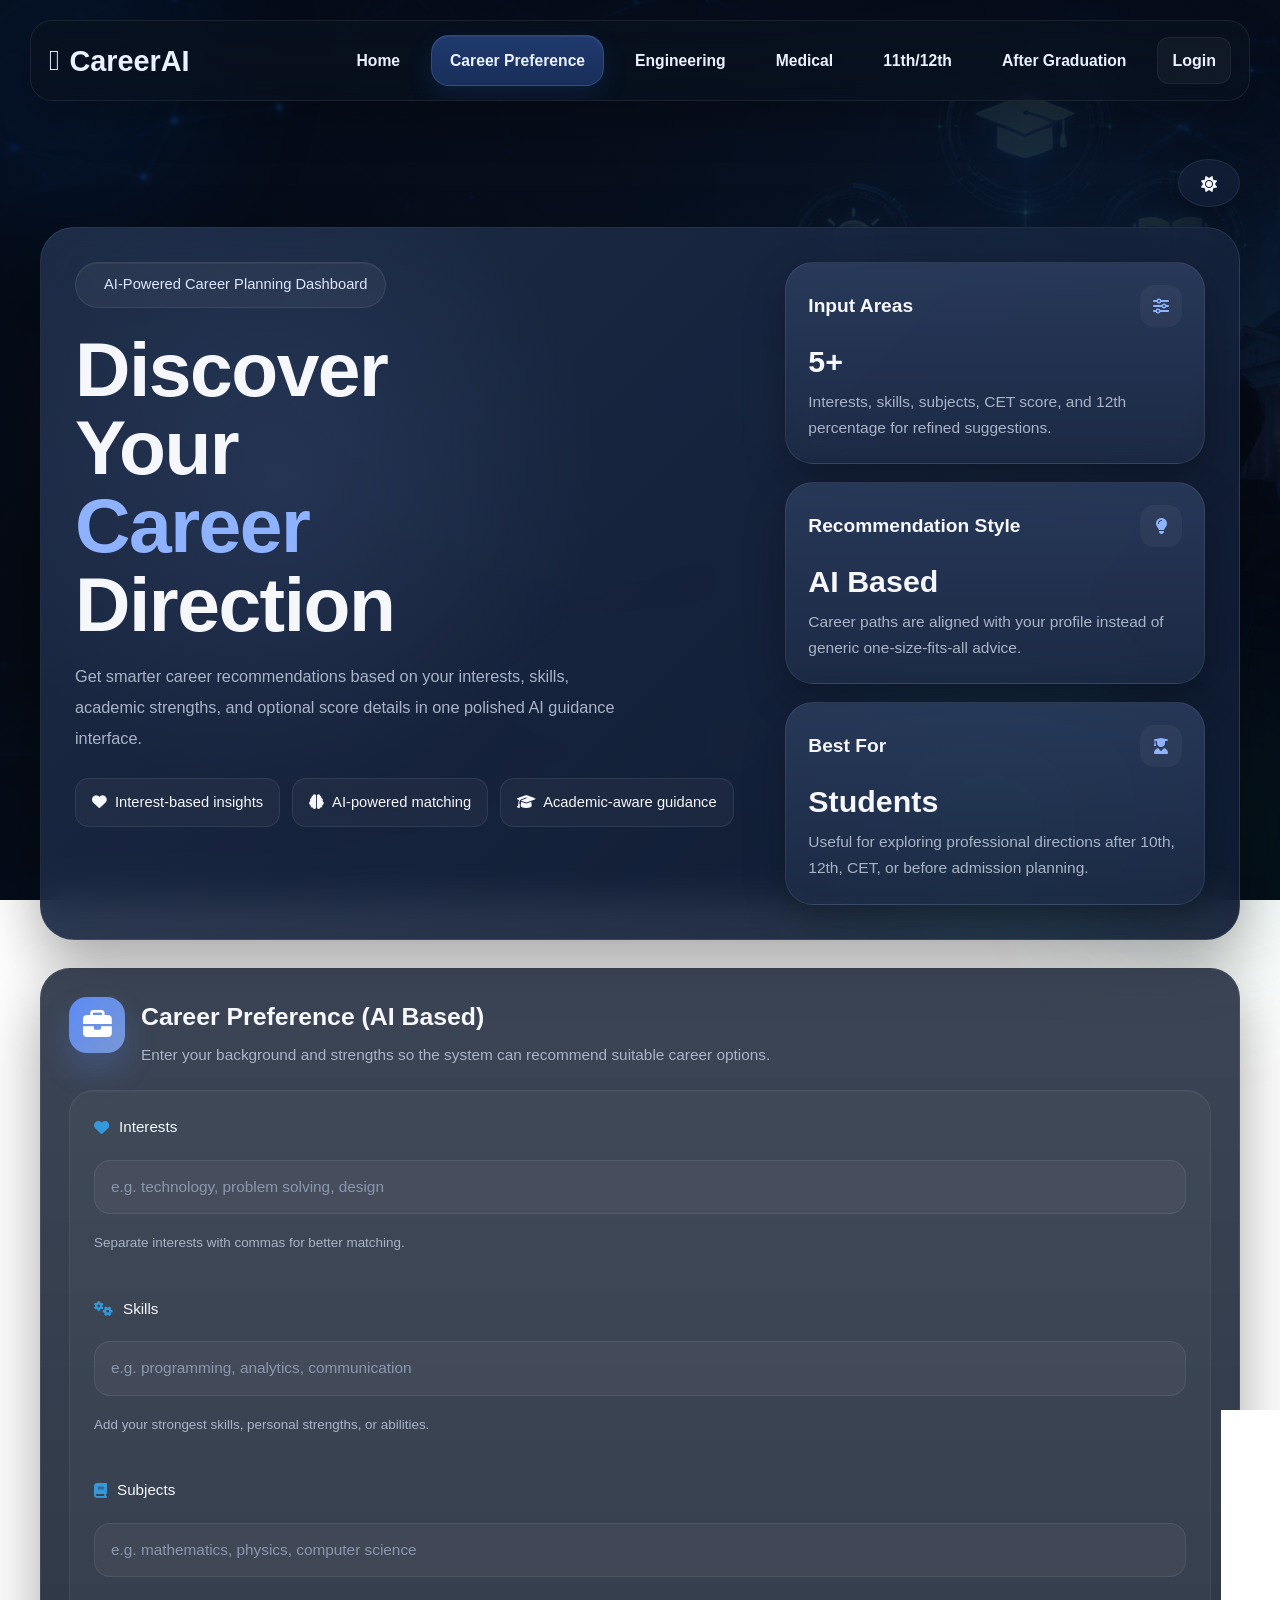
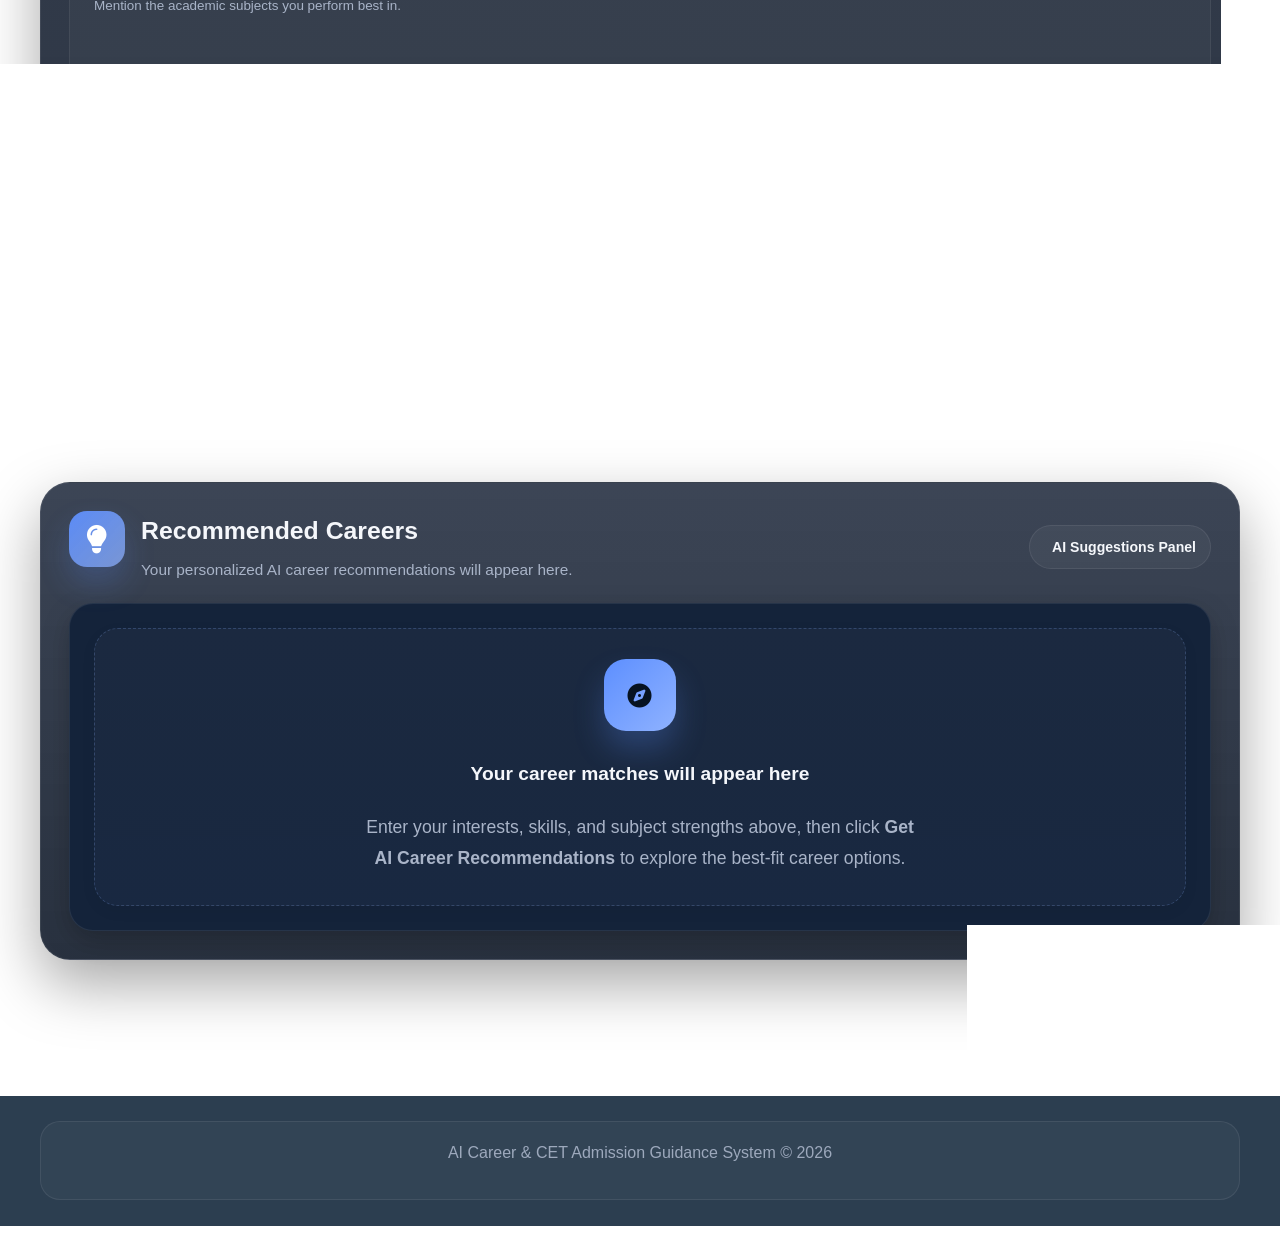
<file: frontend/career_preference.html>
<!DOCTYPE html>
<html lang="en" data-theme="dark">

<head>
    <meta charset="UTF-8" />
    <meta name="viewport" content="width=device-width, initial-scale=1.0" />
    <title>AI Career Preference | CareerAI</title>

    <link rel="stylesheet" href="dashboard-style.css" />
    <link rel="stylesheet" href="https://cdnjs.cloudflare.com/ajax/libs/font-awesome/6.4.0/css/all.min.css" />
    <link href="https://fonts.googleapis.com/css2?family=Poppins:wght@300;400;500;600;700;800&display=swap"
          rel="stylesheet" />
    <link rel="stylesheet" href="styles.css">

    <style>
        :root {
            --dark-bg: #06111f;
            --dark-bg-2: #08192d;
            --panel: rgba(20, 33, 57, 0.72);
            --panel-strong: rgba(28, 43, 73, 0.88);
            --panel-soft: rgba(255, 255, 255, 0.04);
            --border: rgba(255, 255, 255, 0.08);
            --text: #f5f7fb;
            --muted: #a9b4c8;
            --primary: #8fb2ff;
            --primary-2: #5d8fff;
            --success: #19d3a6;
            --warning: #f7b955;
            --shadow-lg: 0 24px 60px rgba(0, 0, 0, 0.35);
            --shadow-md: 0 16px 40px rgba(0, 0, 0, 0.28);
            --radius-xl: 30px;
            --radius-lg: 22px;
            --radius-md: 16px;
            --transition: all 0.35s cubic-bezier(0.22, 1, 0.36, 1);
            --info-card-bg: linear-gradient(180deg, rgba(47, 65, 100, 0.72), rgba(31, 45, 73, 0.72));
            --glass-bg: linear-gradient(180deg, rgba(17, 28, 48, 0.82), rgba(11, 21, 37, 0.88));
            --hero-bg: linear-gradient(135deg, rgba(31, 46, 74, 0.92), rgba(15, 27, 51, 0.92));
        }

        html[data-theme="light"] {
            --panel: rgba(255, 255, 255, 0.85);
            --panel-strong: #ffffff;
            --panel-soft: rgba(24, 35, 53, 0.05);
            --border: rgba(24, 34, 53, 0.08);
            --text: #182335;
            --muted: #617089;
            --primary: #0f6fff;
            --primary-2: #5b8cff;
            --success: #16a085;
            --warning: #ffb142;
            --shadow-lg: 0 24px 60px rgba(17, 24, 39, 0.16);
            --shadow-md: 0 16px 40px rgba(17, 24, 39, 0.12);
            --info-card-bg: linear-gradient(180deg, rgba(255, 255, 255, 0.95), rgba(244, 247, 251, 0.95));
            --glass-bg: linear-gradient(180deg, rgba(255, 255, 255, 0.9), rgba(244, 247, 251, 0.9));
            --hero-bg: linear-gradient(135deg, rgba(255, 255, 255, 0.95), rgba(234, 240, 248, 0.95));
        }

       body {
    font-family: 'Plus Jakarta Sans', sans-serif;
    min-height: 100vh;
    color: var(--text);

    background:
        linear-gradient(
            rgba(5, 10, 20, 0.82),
            rgba(5, 10, 20, 0.88)
        ),
        url("assets/images/img.png");

    background-size: cover;
    background-position: center;
    background-repeat: no-repeat;
    background-attachment: fixed;

    overflow-x: hidden;
}

html[data-theme="light"] body {
    background:
        linear-gradient(
            rgba(243, 247, 251, 0.82),
            rgba(237, 243, 248, 0.88)
        ),
        url("assets/images/img.png");
    background-size: cover;
    background-position: center;
    background-repeat: no-repeat;
    background-attachment: fixed;
}

        .container {
            width: min(1200px, calc(100% - 32px));
            margin: 0 auto;
        }

        .career-ai-page {
            padding: 22px 0 50px;
        }

        .top-actions {
            display: flex;
            justify-content: flex-end;
            margin: 12px 0 20px;
        }

        .theme-toggle {
            width: 48px;
            height: 48px;
            border-radius: 50%;
            border: 1px solid var(--border);
            background: var(--panel);
            color: var(--text);
            display: grid;
            place-items: center;
            backdrop-filter: blur(12px);
            box-shadow: var(--shadow-md);
        }

        .hero-career {
            position: relative;
            overflow: hidden;
            display: grid;
            grid-template-columns: 1.5fr 0.92fr;
            gap: 26px;
            padding: 34px;
            background: var(--hero-bg);
            border: 1px solid var(--border);
            border-radius: 34px;
            backdrop-filter: blur(18px);
            box-shadow: var(--shadow-lg);
            margin-bottom: 28px;
        }

        .hero-career::before {
            content: "";
            position: absolute;
            inset: 0;
            background:
                radial-gradient(circle at 20% 35%, rgba(143, 178, 255, 0.10), transparent 30%),
                radial-gradient(circle at 80% 85%, rgba(25, 211, 166, 0.08), transparent 22%);
            pointer-events: none;
        }

        .hero-left,
        .hero-right {
            position: relative;
            z-index: 1;
        }

        .hero-badge {
            display: inline-flex;
            align-items: center;
            gap: 10px;
            padding: 10px 18px;
            border-radius: 999px;
            border: 1px solid rgba(255, 255, 255, 0.08);
            background: rgba(255, 255, 255, 0.05);
            color: #dce6ff;
            font-size: 0.92rem;
            font-weight: 500;
            margin-bottom: 22px;
            box-shadow: inset 0 1px 0 rgba(255,255,255,0.05);
        }

        .hero-career h1 {
            font-size: clamp(2.5rem, 6vw, 5rem);
            line-height: 1.02;
            font-weight: 800;
            letter-spacing: -1.5px;
            margin-bottom: 18px;
            max-width: 8.2ch;
        }

        .hero-career h1 .accent {
            color: var(--primary);
        }

        .hero-career p {
            max-width: 60ch;
            color: var(--muted);
            font-size: 1.02rem;
            line-height: 1.9;
            margin-bottom: 24px;
        }

        .hero-tags {
            display: flex;
            flex-wrap: wrap;
            gap: 12px;
        }

        .hero-tag {
            display: inline-flex;
            align-items: center;
            gap: 8px;
            padding: 12px 16px;
            border-radius: 14px;
            background: var(--panel-soft);
            color: var(--text);
            border: 1px solid var(--border);
            font-size: 0.92rem;
        }

        .hero-right {
            display: grid;
            gap: 18px;
        }

        .info-card {
            padding: 22px;
            border-radius: 28px;
            background: var(--info-card-bg);
            border: 1px solid var(--border);
            backdrop-filter: blur(14px);
            box-shadow: var(--shadow-md);
            transition: var(--transition);
        }

        .info-card:hover {
            transform: translateY(-6px);
        }

        .info-head {
            display: flex;
            justify-content: space-between;
            align-items: center;
            margin-bottom: 18px;
        }

        .info-head h3 {
            font-size: 1.2rem;
            font-weight: 600;
            color: var(--text);
            margin: 0;
        }

        .info-head i {
            width: 42px;
            height: 42px;
            display: grid;
            place-items: center;
            border-radius: 14px;
            background: var(--panel-soft);
            color: var(--primary);
        }

        .info-value {
            font-size: 1.9rem;
            font-weight: 800;
            line-height: 1.1;
            color: var(--text);
            margin-bottom: 10px;
        }

        .info-text {
            color: var(--muted);
            font-size: 0.97rem;
            line-height: 1.7;
        }

        .glass-section {
            background: var(--glass-bg);
            border: 1px solid var(--border);
            border-radius: 30px;
            padding: 28px;
            box-shadow: var(--shadow-lg);
            backdrop-filter: blur(18px);
            margin-bottom: 26px;
        }

        .section-header {
            display: flex;
            align-items: flex-start;
            gap: 16px;
            margin-bottom: 22px;
        }

        .section-header > i {
            width: 56px;
            height: 56px;
            border-radius: 18px;
            display: grid;
            place-items: center;
            background: linear-gradient(135deg, rgba(93, 143, 255, 0.95), rgba(143, 178, 255, 0.75));
            color: white;
            box-shadow: 0 16px 30px rgba(93, 143, 255, 0.22);
            flex-shrink: 0;
        }

        .section-header h2 {
            color: var(--text);
            font-size: 1.55rem;
            margin: 0 0 6px;
            font-weight: 700;
        }

        .section-header p {
            color: var(--muted);
            margin: 0;
            line-height: 1.7;
            font-size: 0.96rem;
        }

        .form-card {
            background: rgba(255, 255, 255, 0.03);
            border: 1px solid rgba(255, 255, 255, 0.06);
            border-radius: 24px;
            padding: 24px;
            box-shadow: inset 0 1px 0 rgba(255,255,255,0.03);
        }

        .form-grid {
            display: grid;
            grid-template-columns: repeat(2, minmax(0, 1fr));
            gap: 18px;
            margin-bottom: 18px;
        }

        .form-group {
            display: flex;
            flex-direction: column;
        }

        .form-group.full-width {
            grid-column: 1 / -1;
        }

        .form-group label {
            display: flex;
            align-items: center;
            gap: 10px;
            color: var(--text);
            font-weight: 500;
            margin-bottom: 10px;
            font-size: 0.95rem;
        }

        .form-group input {
            width: 100%;
            min-height: 54px;
            border-radius: 16px;
            padding: 14px 16px;
            border: 1px solid var(--border);
            background: var(--panel-soft);
            color: var(--text);
            outline: none;
            font-size: 0.96rem;
            transition: var(--transition);
        }

        .form-group input:focus {
            border-color: rgba(143, 178, 255, 0.6);
            box-shadow: 0 0 0 4px rgba(143, 178, 255, 0.12);
        }

        .form-group input::placeholder {
            color: #8b97af;
        }

        .help-text {
            margin-top: 8px;
            color: var(--muted);
            font-size: 0.84rem;
            line-height: 1.6;
        }

        .search-bottom {
            display: flex;
            justify-content: space-between;
            align-items: center;
            gap: 16px;
            flex-wrap: wrap;
            margin-top: 6px;
        }

        .search-note {
            color: var(--muted);
            font-size: 0.94rem;
            line-height: 1.7;
            max-width: 56ch;
        }

        .btn-primary {
            border: none;
            min-height: 54px;
            padding: 14px 22px;
            border-radius: 16px;
            background: linear-gradient(135deg, #5d8fff, #8fb2ff);
            color: #071321;
            font-weight: 700;
            box-shadow: 0 18px 30px rgba(93, 143, 255, 0.22);
            transition: var(--transition);
        }

        .btn-primary:hover {
            transform: translateY(-3px);
            box-shadow: 0 22px 36px rgba(93, 143, 255, 0.28);
        }

        .results-header-row {
            display: flex;
            justify-content: space-between;
            align-items: center;
            gap: 16px;
            flex-wrap: wrap;
            margin-bottom: 18px;
        }

        .results-chip {
            display: inline-flex;
            align-items: center;
            gap: 8px;
            padding: 10px 14px;
            border-radius: 999px;
            color: var(--text);
            background: var(--panel-soft);
            border: 1px solid var(--border);
            font-size: 0.88rem;
            font-weight: 600;
        }

        .results-container {
            min-height: 280px;
        }

        .placeholder-message {
            min-height: 260px;
            border-radius: 24px;
            border: 1px dashed rgba(143, 178, 255, 0.22);
            background: linear-gradient(180deg, rgba(255, 255, 255, 0.03), rgba(143, 178, 255, 0.04));
            display: flex;
            flex-direction: column;
            align-items: center;
            justify-content: center;
            text-align: center;
            padding: 30px 20px;
        }

        .placeholder-message i {
            width: 72px;
            height: 72px;
            display: grid;
            place-items: center;
            border-radius: 22px;
            background: linear-gradient(135deg, #5d8fff, #8fb2ff);
            color: #071321;
            font-size: 1.5rem;
            margin-bottom: 16px;
            box-shadow: 0 18px 30px rgba(93, 143, 255, 0.25);
        }

        .placeholder-message h3 {
            color: var(--text);
            font-size: 1.2rem;
            margin-bottom: 10px;
        }

        .placeholder-message p {
            max-width: 58ch;
            color: var(--muted);
            line-height: 1.8;
            margin: 0;
        }

        .footer {
            padding-bottom: 26px;
        }

        .footer .container {
            background: rgba(255, 255, 255, 0.03);
            border: 1px solid var(--border);
            border-radius: 20px;
            padding: 18px 20px;
            color: var(--muted);
            text-align: center;
        }

        .fade-up {
            opacity: 0;
            transform: translateY(28px);
            transition: opacity 0.8s ease, transform 0.8s ease;
        }

        .fade-up.active {
            opacity: 1;
            transform: translateY(0);
        }

        @media (max-width: 1100px) {
            .hero-career {
                grid-template-columns: 1fr;
            }
        }

        @media (max-width: 768px) {
            .career-ai-page {
                padding-top: 16px;
            }

            .container {
                width: min(1200px, calc(100% - 20px));
            }

            .hero-career,
            .glass-section {
                padding: 20px;
                border-radius: 24px;
            }

            .hero-career h1 {
                font-size: 2.6rem;
                max-width: 100%;
            }

            .form-grid {
                grid-template-columns: 1fr;
            }

            .search-bottom {
                flex-direction: column;
                align-items: stretch;
            }

            .btn-primary {
                width: 100%;
            }
        }

        @media (max-width: 480px) {
            .hero-career h1 {
                font-size: 2.15rem;
            }

            .hero-badge,
            .hero-tag,
            .results-chip {
                font-size: 0.84rem;
            }
        }
    </style>
</head>

<body>
<div id="navbar-container"></div>

<main class="container career-ai-page">
    <div class="top-actions">
        <button class="theme-toggle" id="themeToggle" aria-label="Toggle theme">
            <i class="fas fa-moon"></i>
        </button>
    </div>

    <!-- Hero -->
    <section class="hero-career fade-up active">
        <div class="hero-left">
            <div class="hero-badge">
                <i class="fas fa-sparkles"></i>
                <span>AI-Powered Career Planning Dashboard</span>
            </div>

            <h1>
                Discover Your <span class="accent">Career</span>
                Direction
            </h1>

            <p>
                Get smarter career recommendations based on your interests, skills,
                academic strengths, and optional score details in one polished AI guidance interface.
            </p>

            <div class="hero-tags">
                <div class="hero-tag">
                    <i class="fas fa-heart"></i>
                    <span>Interest-based insights</span>
                </div>
                <div class="hero-tag">
                    <i class="fas fa-brain"></i>
                    <span>AI-powered matching</span>
                </div>
                <div class="hero-tag">
                    <i class="fas fa-graduation-cap"></i>
                    <span>Academic-aware guidance</span>
                </div>
            </div>
        </div>

        <div class="hero-right">
            <div class="info-card">
                <div class="info-head">
                    <h3>Input Areas</h3>
                    <i class="fas fa-sliders-h"></i>
                </div>
                <div class="info-value">5+</div>
                <div class="info-text">Interests, skills, subjects, CET score, and 12th percentage for refined suggestions.</div>
            </div>

            <div class="info-card">
                <div class="info-head">
                    <h3>Recommendation Style</h3>
                    <i class="fas fa-lightbulb"></i>
                </div>
                <div class="info-value">AI Based</div>
                <div class="info-text">Career paths are aligned with your profile instead of generic one-size-fits-all advice.</div>
            </div>

            <div class="info-card">
                <div class="info-head">
                    <h3>Best For</h3>
                    <i class="fas fa-user-graduate"></i>
                </div>
                <div class="info-value">Students</div>
                <div class="info-text">Useful for exploring professional directions after 10th, 12th, CET, or before admission planning.</div>
            </div>
        </div>
    </section>

    <!-- Form -->
    <section class="glass-section fade-up">
        <div class="section-header">
            <i class="fas fa-briefcase"></i>
            <div>
                <h2>Career Preference (AI Based)</h2>
                <p>Enter your background and strengths so the system can recommend suitable career options.</p>
            </div>
        </div>

        <div class="form-card">
            <div class="form-grid">
                <div class="form-group full-width">
                    <label for="interests">
                        <i class="fas fa-heart"></i> Interests
                    </label>
                    <input type="text" id="interests" placeholder="e.g. technology, problem solving, design">
                    <small class="help-text">Separate interests with commas for better matching.</small>
                </div>

                <div class="form-group full-width">
                    <label for="skills">
                        <i class="fas fa-cogs"></i> Skills
                    </label>
                    <input type="text" id="skills" placeholder="e.g. programming, analytics, communication">
                    <small class="help-text">Add your strongest skills, personal strengths, or abilities.</small>
                </div>

                <div class="form-group full-width">
                    <label for="subjects">
                        <i class="fas fa-book"></i> Subjects
                    </label>
                    <input type="text" id="subjects" placeholder="e.g. mathematics, physics, computer science">
                    <small class="help-text">Mention the academic subjects you perform best in.</small>
                </div>

                <div class="form-group">
                    <label for="cet">
                        <i class="fas fa-chart-line"></i> CET Percentile (Optional)
                    </label>
                    <input type="number" id="cet" step="0.01" placeholder="e.g. 93.45" min="0" max="100">
                    <small class="help-text">Improves recommendation accuracy for entrance-based paths.</small>
                </div>

                <div class="form-group">
                    <label for="twelfth">
                        <i class="fas fa-graduation-cap"></i> 12th Percentage (Optional)
                    </label>
                    <input type="number" id="twelfth" step="0.01" placeholder="e.g. 85.0" min="0" max="100">
                    <small class="help-text">Useful for course eligibility and academic fit.</small>
                </div>
            </div>

            <div class="search-bottom">
                <div class="search-note">
                    Add specific interests and strengths to get more relevant career recommendations from the AI engine.
                </div>

                <button class="btn-primary" onclick="getRecommendations()">
                    <i class="fas fa-brain"></i> Get AI Career Recommendations
                </button>
            </div>
        </div>
    </section>

    <!-- Results -->
    <section class="glass-section fade-up">
        <div class="results-header-row">
            <div class="section-header" style="margin-bottom:0;">
                <i class="fas fa-lightbulb"></i>
                <div>
                    <h2>Recommended Careers</h2>
                    <p>Your personalized AI career recommendations will appear here.</p>
                </div>
            </div>

            <div class="results-chip">
                <i class="fas fa-stars"></i>
                <span>AI Suggestions Panel</span>
            </div>
        </div>

        <div id="results" class="results-container">
            <div class="placeholder-message">
                <i class="fas fa-compass"></i>
                <h3>Your career matches will appear here</h3>
                <p>
                    Enter your interests, skills, and subject strengths above, then click
                    <strong>Get AI Career Recommendations</strong> to explore the best-fit career options.
                </p>
            </div>
        </div>
    </section>
</main>

<footer class="footer">
    <div class="container">
        <p>AI Career & CET Admission Guidance System &copy; 2026</p>
    </div>
</footer>

<script src="components/navbar.js"></script>
<script src="script.js"></script>

<script>
    document.addEventListener("DOMContentLoaded", function () {
        const revealEls = document.querySelectorAll(".fade-up");

        const observer = new IntersectionObserver((entries) => {
            entries.forEach((entry) => {
                if (entry.isIntersecting) {
                    entry.target.classList.add("active");
                }
            });
        }, { threshold: 0.12 });

        revealEls.forEach((el) => observer.observe(el));
    });
</script>
</body>

</html>
</file>
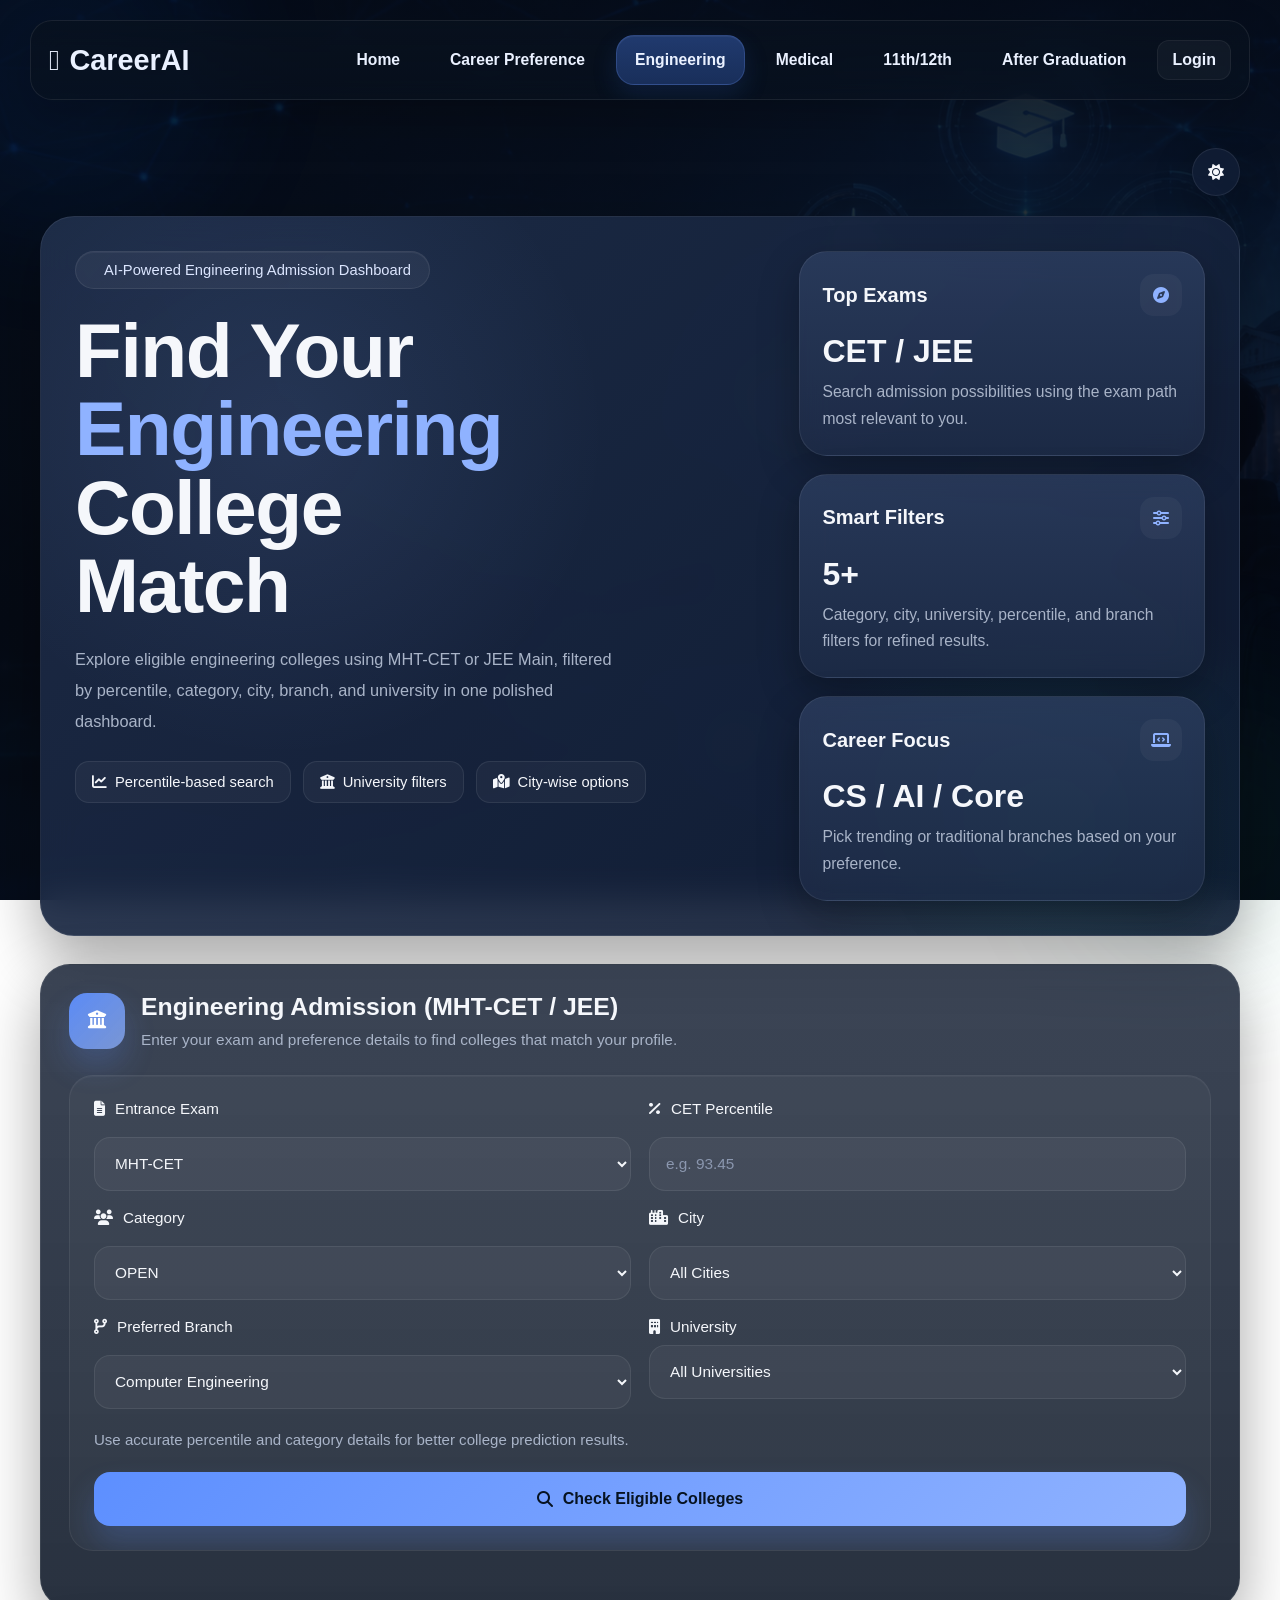
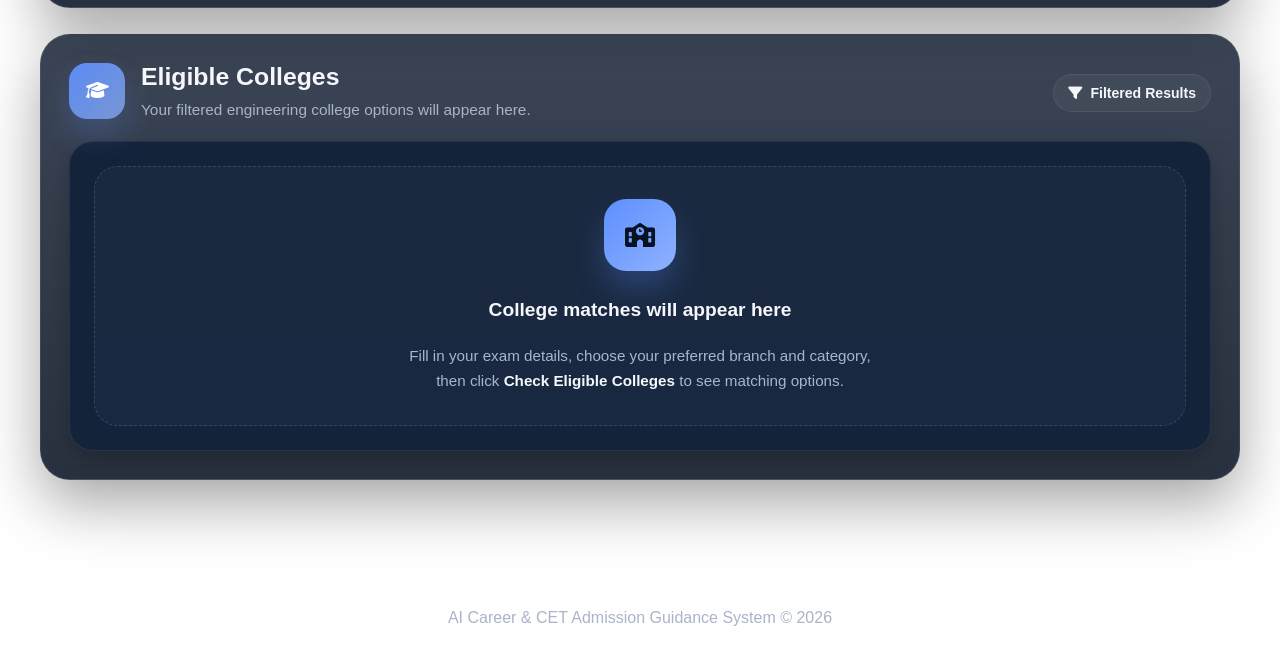
<file: frontend/colleges_engineering.html>
<!DOCTYPE html>
<html lang="en" data-theme="dark">

<head>
    <meta charset="UTF-8" />
    <meta name="viewport" content="width=device-width, initial-scale=1.0" />
    <title>Engineering College Search | CareerAI</title>
    <link rel="stylesheet" href="dashboard-style.css">

    <link rel="stylesheet" href="dashboard-style.css" />
    <link rel="stylesheet" href="https://cdnjs.cloudflare.com/ajax/libs/font-awesome/6.4.0/css/all.min.css" />
    <link href="https://fonts.googleapis.com/css2?family=Poppins:wght@300;400;500;600;700;800&display=swap"
          rel="stylesheet" />

    <style>
        :root {
            --dark-bg: #06111f;
            --dark-bg-2: #08192d;
            --panel: rgba(20, 33, 57, 0.72);
            --panel-strong: rgba(28, 43, 73, 0.88);
            --panel-soft: rgba(255, 255, 255, 0.04);
            --border: rgba(255, 255, 255, 0.08);
            --text: #f5f7fb;
            --muted: #a9b4c8;
            --primary: #8fb2ff;
            --primary-2: #5d8fff;
            --success: #19d3a6;
            --shadow-lg: 0 24px 60px rgba(0, 0, 0, 0.35);
            --shadow-md: 0 16px 40px rgba(0, 0, 0, 0.28);
            --radius-xl: 28px;
            --radius-lg: 22px;
            --radius-md: 16px;
            --transition: all 0.35s cubic-bezier(0.22, 1, 0.36, 1);
            --info-card-bg: linear-gradient(180deg, rgba(47, 65, 100, 0.72), rgba(31, 45, 73, 0.72));
            --glass-bg: linear-gradient(180deg, rgba(17, 28, 48, 0.82), rgba(11, 21, 37, 0.88));
            --hero-bg: linear-gradient(135deg, rgba(31, 46, 74, 0.92), rgba(15, 27, 51, 0.92));
        }

        html[data-theme="light"] {
            --panel: rgba(255, 255, 255, 0.85);
            --panel-strong: #ffffff;
            --panel-soft: rgba(24, 35, 53, 0.05);
            --border: rgba(24, 34, 53, 0.08);
            --text: #182335;
            --muted: #617089;
            --primary: #0f6fff;
            --primary-2: #5b8cff;
            --success: #16a085;
            --shadow-lg: 0 24px 60px rgba(17, 24, 39, 0.16);
            --shadow-md: 0 16px 40px rgba(17, 24, 39, 0.12);
            --info-card-bg: linear-gradient(180deg, rgba(255, 255, 255, 0.95), rgba(244, 247, 251, 0.95));
            --glass-bg: linear-gradient(180deg, rgba(255, 255, 255, 0.9), rgba(244, 247, 251, 0.9));
            --hero-bg: linear-gradient(135deg, rgba(255, 255, 255, 0.95), rgba(234, 240, 248, 0.95));
        }

       body {
    font-family: 'Plus Jakarta Sans', sans-serif;
    min-height: 100vh;
    color: var(--text);

    background:
        linear-gradient(
            rgba(5, 10, 20, 0.82),
            rgba(5, 10, 20, 0.88)
        ),
        url("assets/images/img.png");

    background-size: cover;
    background-position: center;
    background-repeat: no-repeat;
    background-attachment: fixed;

    overflow-x: hidden;
}

html[data-theme="light"] body {
    background:
        linear-gradient(
            rgba(243, 247, 251, 0.82),
            rgba(237, 243, 248, 0.88)
        ),
        url("assets/images/img.png");
    background-size: cover;
    background-position: center;
    background-repeat: no-repeat;
    background-attachment: fixed;
}

        .container {
            width: min(1200px, calc(100% - 32px));
            margin: 0 auto;
        }

        .engineering-page {
            padding: 22px 0 50px;
        }

        .top-actions {
            display: flex;
            justify-content: flex-end;
            margin: 12px 0 20px;
        }

        .theme-toggle {
            width: 48px;
            height: 48px;
            border-radius: 50%;
            border: 1px solid var(--border);
            background: var(--panel);
            color: var(--text);
            display: grid;
            place-items: center;
            backdrop-filter: blur(12px);
            box-shadow: var(--shadow-md);
        }

        .hero-engineering {
            position: relative;
            overflow: hidden;
            display: grid;
            grid-template-columns: 1.55fr 0.9fr;
            gap: 26px;
            padding: 34px;
            background: var(--hero-bg);
            border: 1px solid var(--border);
            border-radius: 34px;
            backdrop-filter: blur(18px);
            box-shadow: var(--shadow-lg);
            margin-bottom: 28px;
        }

        .hero-engineering::before {
            content: "";
            position: absolute;
            inset: 0;
            background:
                radial-gradient(circle at 20% 30%, rgba(143, 178, 255, 0.10), transparent 30%),
                radial-gradient(circle at 85% 85%, rgba(25, 211, 166, 0.08), transparent 22%);
            pointer-events: none;
        }

        .hero-left,
        .hero-right {
            position: relative;
            z-index: 1;
        }

        .hero-badge {
            display: inline-flex;
            align-items: center;
            gap: 10px;
            padding: 10px 18px;
            border-radius: 999px;
            border: 1px solid rgba(255, 255, 255, 0.08);
            background: rgba(255, 255, 255, 0.05);
            color: #dce6ff;
            font-size: 0.92rem;
            font-weight: 500;
            margin-bottom: 22px;
            box-shadow: inset 0 1px 0 rgba(255,255,255,0.05);
        }

        .hero-engineering h1 {
            font-size: clamp(2.5rem, 6vw, 5rem);
            line-height: 1.02;
            font-weight: 800;
            letter-spacing: -1.5px;
            margin-bottom: 20px;
            max-width: 8.5ch;
        }

        .hero-engineering h1 .accent {
            color: var(--primary);
        }

        .hero-engineering p {
            max-width: 60ch;
            color: var(--muted);
            font-size: 1.02rem;
            line-height: 1.9;
            margin-bottom: 24px;
        }

        .hero-tags {
            display: flex;
            flex-wrap: wrap;
            gap: 12px;
        }

        .hero-tag {
            display: inline-flex;
            align-items: center;
            gap: 8px;
            padding: 12px 16px;
            border-radius: 14px;
            background: var(--panel-soft);
            color: var(--text);
            border: 1px solid var(--border);
            font-size: 0.92rem;
        }

        .hero-right {
            display: grid;
            gap: 18px;
        }

        .info-card {
            padding: 22px;
            border-radius: 28px;
            background: var(--info-card-bg);
            border: 1px solid var(--border);
            backdrop-filter: blur(14px);
            box-shadow: var(--shadow-md);
            transition: var(--transition);
        }

        .info-card:hover {
            transform: translateY(-6px);
        }

        .info-head {
            display: flex;
            justify-content: space-between;
            align-items: center;
            margin-bottom: 18px;
        }

        .info-head h3 {
            font-size: 1.25rem;
            font-weight: 600;
            color: var(--text);
            margin: 0;
        }

        .info-head i {
            width: 42px;
            height: 42px;
            display: grid;
            place-items: center;
            border-radius: 14px;
            background: var(--panel-soft);
            color: var(--primary);
        }

        .info-value {
            font-size: 2rem;
            font-weight: 800;
            line-height: 1.1;
            color: var(--text);
            margin-bottom: 10px;
        }

        .info-text {
            color: var(--muted);
            font-size: 0.98rem;
            line-height: 1.7;
        }

        .glass-section {
            background: var(--glass-bg);
            border: 1px solid var(--border);
            border-radius: 30px;
            padding: 28px;
            box-shadow: var(--shadow-lg);
            backdrop-filter: blur(18px);
            margin-bottom: 26px;
        }

        .section-header {
            display: flex;
            align-items: flex-start;
            gap: 16px;
            margin-bottom: 22px;
        }

        .section-header > i {
            width: 56px;
            height: 56px;
            border-radius: 18px;
            display: grid;
            place-items: center;
            background: linear-gradient(135deg, rgba(93, 143, 255, 0.95), rgba(143, 178, 255, 0.75));
            color: white;
            box-shadow: 0 16px 30px rgba(93, 143, 255, 0.22);
            flex-shrink: 0;
        }

        .section-header h2 {
            color: var(--text);
            font-size: 1.55rem;
            margin: 0 0 6px;
            font-weight: 700;
        }

        .section-header p {
            color: var(--muted);
            margin: 0;
            line-height: 1.7;
            font-size: 0.96rem;
        }

        .form-card {
            background: rgba(255, 255, 255, 0.03);
            border: 1px solid rgba(255, 255, 255, 0.06);
            border-radius: 24px;
            padding: 24px;
            box-shadow: inset 0 1px 0 rgba(255,255,255,0.03);
        }

        .form-row {
            display: grid;
            grid-template-columns: repeat(2, minmax(0, 1fr));
            gap: 18px;
            margin-bottom: 18px;
        }

        .form-group label {
            display: flex;
            align-items: center;
            gap: 10px;
            color: var(--text);
            font-weight: 500;
            margin-bottom: 10px;
            font-size: 0.95rem;
        }

        .form-group select,
        .form-group input {
            width: 100%;
            min-height: 54px;
            border-radius: 16px;
            padding: 14px 16px;
            border: 1px solid var(--border);
            background: var(--panel-soft);
            color: var(--text);
            outline: none;
            font-size: 0.96rem;
            transition: var(--transition);
        }

        .form-group select:focus,
        .form-group input:focus {
            border-color: rgba(143, 178, 255, 0.6);
            box-shadow: 0 0 0 4px rgba(143, 178, 255, 0.12);
        }

        .form-group input::placeholder {
            color: #8b97af;
        }

        .form-group select option {
            color: #111827;
        }

        .search-bottom {
            display: flex;
            justify-content: space-between;
            align-items: center;
            gap: 16px;
            flex-wrap: wrap;
            margin-top: 8px;
        }

        .search-note {
            color: var(--muted);
            font-size: 0.94rem;
            line-height: 1.7;
        }

        .btn-secondary {
            border: none;
            min-height: 54px;
            padding: 14px 22px;
            border-radius: 16px;
            background: linear-gradient(135deg, #5d8fff, #8fb2ff);
            color: #071321;
            font-weight: 700;
            box-shadow: 0 18px 30px rgba(93, 143, 255, 0.22);
            transition: var(--transition);
        }

        .btn-secondary:hover {
            transform: translateY(-3px);
            box-shadow: 0 22px 36px rgba(93, 143, 255, 0.28);
        }

        .results-header-row {
            display: flex;
            justify-content: space-between;
            align-items: center;
            gap: 16px;
            flex-wrap: wrap;
            margin-bottom: 18px;
        }

        .results-chip {
            display: inline-flex;
            align-items: center;
            gap: 8px;
            padding: 10px 14px;
            border-radius: 999px;
            color: var(--text);
            background: var(--panel-soft);
            border: 1px solid var(--border);
            font-size: 0.88rem;
            font-weight: 600;
        }

        .results-container {
            min-height: 280px;
        }

        .placeholder-message {
            min-height: 260px;
            border-radius: 24px;
            border: 1px dashed rgba(143, 178, 255, 0.22);
            background: linear-gradient(180deg, rgba(255, 255, 255, 0.03), rgba(143, 178, 255, 0.04));
            display: flex;
            flex-direction: column;
            align-items: center;
            justify-content: center;
            text-align: center;
            padding: 30px 20px;
        }

        .placeholder-message i {
            width: 72px;
            height: 72px;
            display: grid;
            place-items: center;
            border-radius: 22px;
            background: linear-gradient(135deg, #5d8fff, #8fb2ff);
            color: #071321;
            font-size: 1.5rem;
            margin-bottom: 16px;
            box-shadow: 0 18px 30px rgba(93, 143, 255, 0.25);
        }

        .placeholder-message h3 {
            color: var(--text);
            font-size: 1.2rem;
            margin-bottom: 10px;
        }

        .placeholder-message p {
            max-width: 56ch;
            color: var(--muted);
            line-height: 1.8;
            margin: 0;
        }

        .footer {
            padding-bottom: 26px;
        }

        .footer .container {
            background: rgba(255, 255, 255, 0.03);
            border: 1px solid var(--border);
            border-radius: 20px;
            padding: 18px 20px;
            color: var(--muted);
            text-align: center;
        }

        .fade-up {
            opacity: 0;
            transform: translateY(28px);
            transition: opacity 0.8s ease, transform 0.8s ease;
        }

        .fade-up.active {
            opacity: 1;
            transform: translateY(0);
        }

        @media (max-width: 1100px) {
            .hero-engineering {
                grid-template-columns: 1fr;
            }
        }

        @media (max-width: 768px) {
            .engineering-page {
                padding-top: 16px;
            }

            .container {
                width: min(1200px, calc(100% - 20px));
            }

            .hero-engineering,
            .glass-section {
                padding: 20px;
                border-radius: 24px;
            }

            .hero-engineering h1 {
                font-size: 2.6rem;
                max-width: 100%;
            }

            .form-row {
                grid-template-columns: 1fr;
            }

            .search-bottom {
                flex-direction: column;
                align-items: stretch;
            }

            .btn-secondary {
                width: 100%;
            }
        }

        @media (max-width: 480px) {
            .hero-engineering h1 {
                font-size: 2.15rem;
            }

            .hero-badge,
            .hero-tag,
            .results-chip {
                font-size: 0.84rem;
            }
        }
    </style>
</head>

<body>
<div id="navbar-container"></div>

<main class="container engineering-page">
    <div class="top-actions">
        <button class="theme-toggle" id="themeToggle" aria-label="Toggle theme">
            <i class="fas fa-moon"></i>
        </button>
    </div>

    <section class="hero-engineering fade-up active">
        <div class="hero-left">
            <div class="hero-badge">
                <i class="fas fa-sparkles"></i>
                <span>AI-Powered Engineering Admission Dashboard</span>
            </div>

            <h1>
                Find Your <span class="accent">Engineering</span>
                College Match
            </h1>

            <p>
                Explore eligible engineering colleges using MHT-CET or JEE Main,
                filtered by percentile, category, city, branch, and university in one polished dashboard.
            </p>

            <div class="hero-tags">
                <div class="hero-tag">
                    <i class="fas fa-chart-line"></i>
                    <span>Percentile-based search</span>
                </div>
                <div class="hero-tag">
                    <i class="fas fa-building-columns"></i>
                    <span>University filters</span>
                </div>
                <div class="hero-tag">
                    <i class="fas fa-map-location-dot"></i>
                    <span>City-wise options</span>
                </div>
            </div>
        </div>

        <div class="hero-right">
            <div class="info-card">
                <div class="info-head">
                    <h3>Top Exams</h3>
                    <i class="fas fa-compass"></i>
                </div>
                <div class="info-value">CET / JEE</div>
                <div class="info-text">Search admission possibilities using the exam path most relevant to you.</div>
            </div>

            <div class="info-card">
                <div class="info-head">
                    <h3>Smart Filters</h3>
                    <i class="fas fa-sliders"></i>
                </div>
                <div class="info-value">5+</div>
                <div class="info-text">Category, city, university, percentile, and branch filters for refined results.</div>
            </div>

            <div class="info-card">
                <div class="info-head">
                    <h3>Career Focus</h3>
                    <i class="fas fa-laptop-code"></i>
                </div>
                <div class="info-value">CS / AI / Core</div>
                <div class="info-text">Pick trending or traditional branches based on your preference.</div>
            </div>
        </div>
    </section>

    <section class="glass-section fade-up">
        <div class="section-header">
            <i class="fas fa-university"></i>
            <div>
                <h2>Engineering Admission (MHT-CET / JEE)</h2>
                <p>Enter your exam and preference details to find colleges that match your profile.</p>
            </div>
        </div>

        <div class="form-card">
            <div class="form-row">
                <div class="form-group">
                    <label for="exam">
                        <i class="fas fa-file-alt"></i> Entrance Exam
                    </label>
                    <select id="exam" onchange="updateFormForExamType()">
                        <option value="CET" selected>MHT-CET</option>
                        <option value="JEE">JEE Main</option>
                    </select>
                </div>

                <div class="form-group">
                    <label for="exam-percentile" id="percentile-label">
                        <i class="fas fa-percentage"></i>
                        <span id="percentile-text">CET Percentile</span>
                    </label>
                    <input type="number" id="exam-percentile" step="0.01" placeholder="e.g. 93.45" required>
                </div>
            </div>

            <div class="form-row">
                <div class="form-group">
                    <label for="category">
                        <i class="fas fa-users"></i> Category
                    </label>
                    <select id="category">
                        <option value="OPEN">OPEN</option>
                        <option value="EWS">EWS</option>
                        <option value="OBC">OBC</option>
                        <option value="SC">SC</option>
                        <option value="ST">ST</option>
                        <option value="VJ">VJ</option>
                        <option value="NT-A">NT-A</option>
                        <option value="NT-B">NT-B</option>
                        <option value="NT-C">NT-C</option>
                        <option value="NT-D">NT-D</option>
                    </select>
                </div>

                <div class="form-group">
                    <label for="city">
                        <i class="fas fa-city"></i> City
                    </label>
                    <select id="city">
                        <option value="">All Cities</option>
                        <option value="Pune">Pune</option>
                        <option value="Mumbai">Mumbai</option>
                        <option value="Nagpur">Nagpur</option>
                        <option value="Aurangabad">Aurangabad</option>
                        <option value="Kolhapur">Kolhapur</option>
                        <option value="Nashik">Nashik</option>
                    </select>
                </div>
            </div>

            <div class="form-row">
                <div class="form-group">
                    <label for="branch">
                        <i class="fas fa-code-branch"></i> Preferred Branch
                    </label>
                    <select id="branch">
                        <option value="Computer Engineering">Computer Engineering</option>
                        <option value="Information Technology">Information Technology</option>
                        <option value="Artificial Intelligence & Data Science">AI & Data Science</option>
                        <option value="Artificial Intelligence & Machine Learning">AI & ML</option>
                        <option value="Data Science">Data Science</option>
                        <option value="Mechanical Engineering">Mechanical Engineering</option>
                        <option value="Civil Engineering">Civil Engineering</option>
                        <option value="Electrical Engineering">Electrical Engineering</option>
                        <option value="Electronics & Telecommunication Engineering">ENTC</option>
                    </select>
                </div>

                <div class="form-group">
                    <label for="university">
                        <i class="fas fa-building"></i> University
                    </label>
                    <select id="university">
                        <option value="">All Universities</option>
                        <option value="1">Savitribai Phule Pune University</option>
                        <option value="2">University of Mumbai</option>
                        <option value="3">Dr. Babasaheb Ambedkar Technological University</option>
                    </select>
                </div>
            </div>

            <div class="search-bottom">
                <div class="search-note">
                    Use accurate percentile and category details for better college prediction results.
                </div>

                <button class="btn-secondary" onclick="checkColleges()">
                    <i class="fas fa-search"></i> Check Eligible Colleges
                </button>
            </div>
        </div>
    </section>

    <section class="glass-section fade-up">
        <div class="results-header-row">
            <div class="section-header" style="margin-bottom:0;">
                <i class="fas fa-graduation-cap"></i>
                <div>
                    <h2>Eligible Colleges</h2>
                    <p>Your filtered engineering college options will appear here.</p>
                </div>
            </div>

            <div class="results-chip">
                <i class="fas fa-filter"></i>
                <span>Filtered Results</span>
            </div>
        </div>

        <div id="collegeResults" class="results-container">
            <div class="placeholder-message">
                <i class="fas fa-school"></i>
                <h3>College matches will appear here</h3>
                <p>
                    Fill in your exam details, choose your preferred branch and category,
                    then click <strong>Check Eligible Colleges</strong> to see matching options.
                </p>
            </div>
        </div>
    </section>
</main>

<footer class="footer">
    <div class="container">
        <p>AI Career & CET Admission Guidance System &copy; 2026</p>
    </div>
</footer>

<script src="components/navbar.js"></script>
<script src="script.js"></script>

<script>
    document.addEventListener("DOMContentLoaded", function () {
        const revealEls = document.querySelectorAll(".fade-up");

        const observer = new IntersectionObserver((entries) => {
            entries.forEach((entry) => {
                if (entry.isIntersecting) {
                    entry.target.classList.add("active");
                }
            });
        }, { threshold: 0.12 });

        revealEls.forEach((el) => observer.observe(el));
    });
</script>
</body>

</html>
</file>
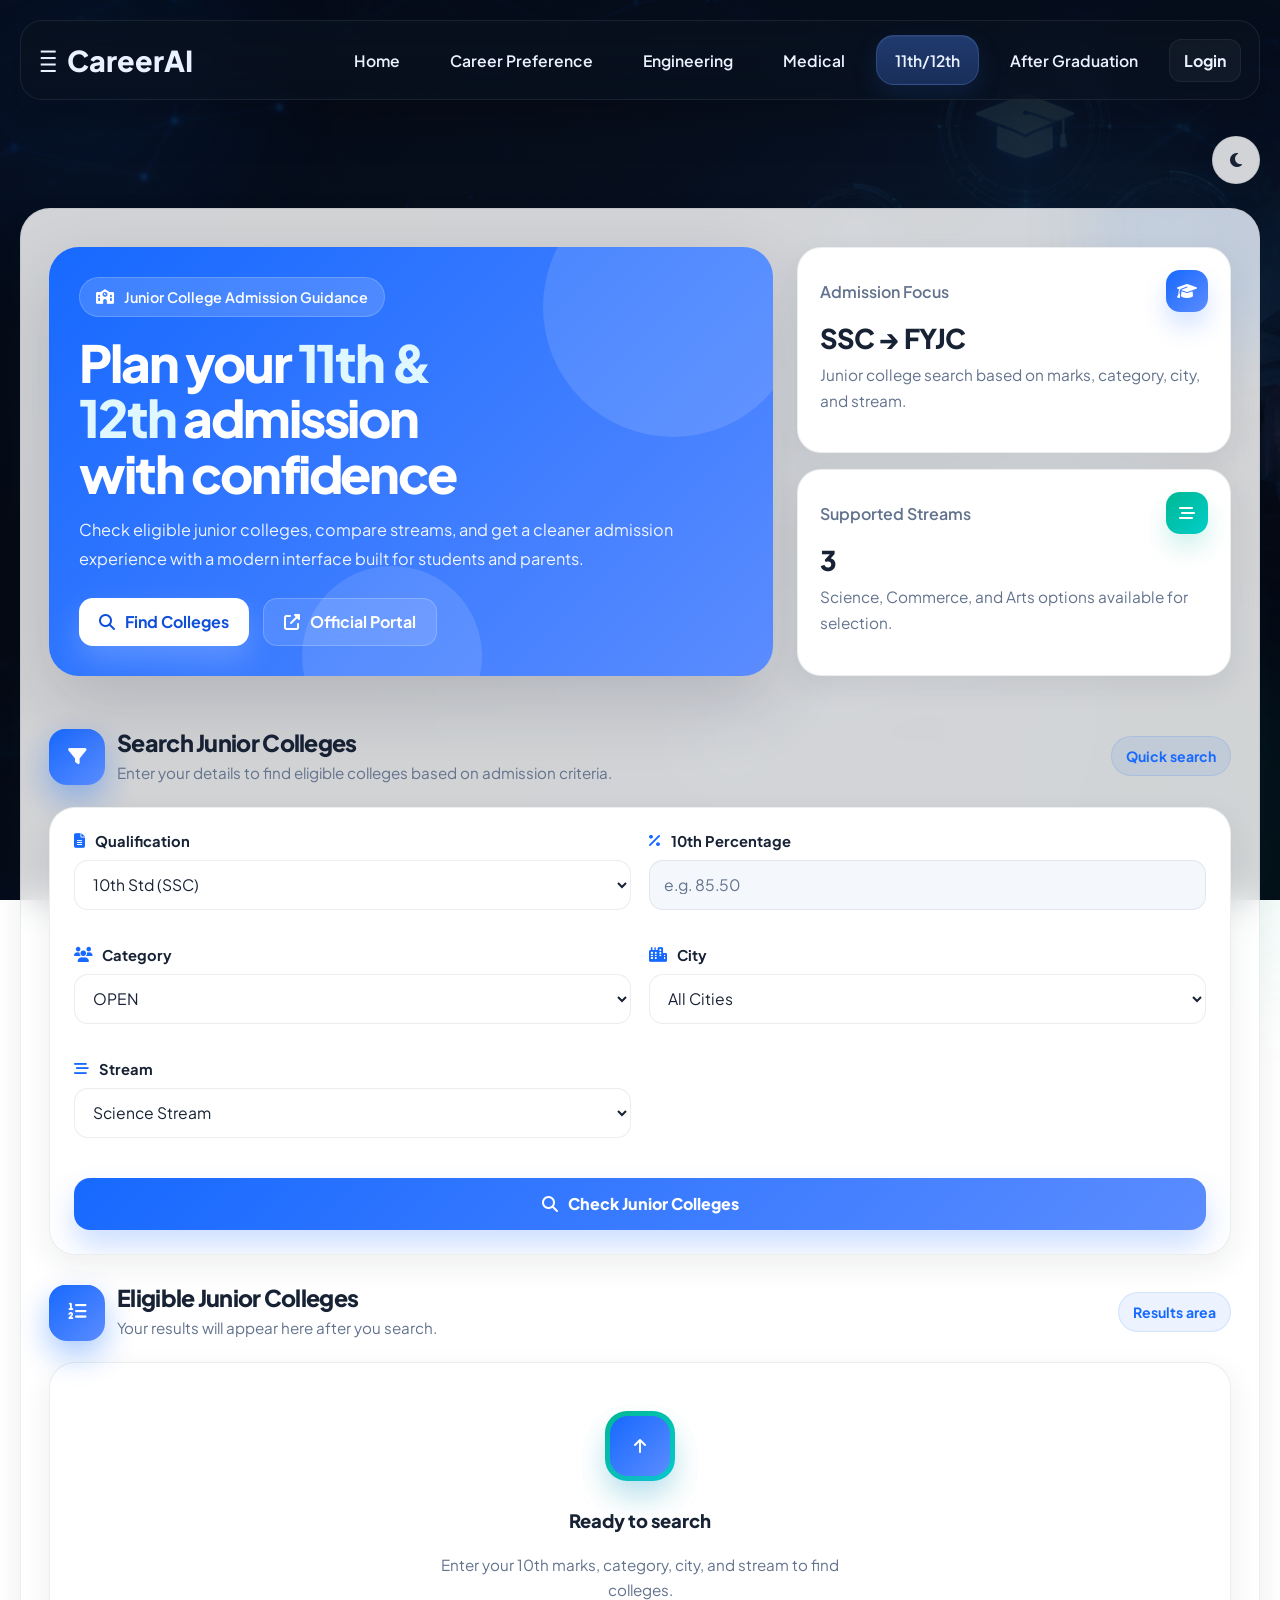
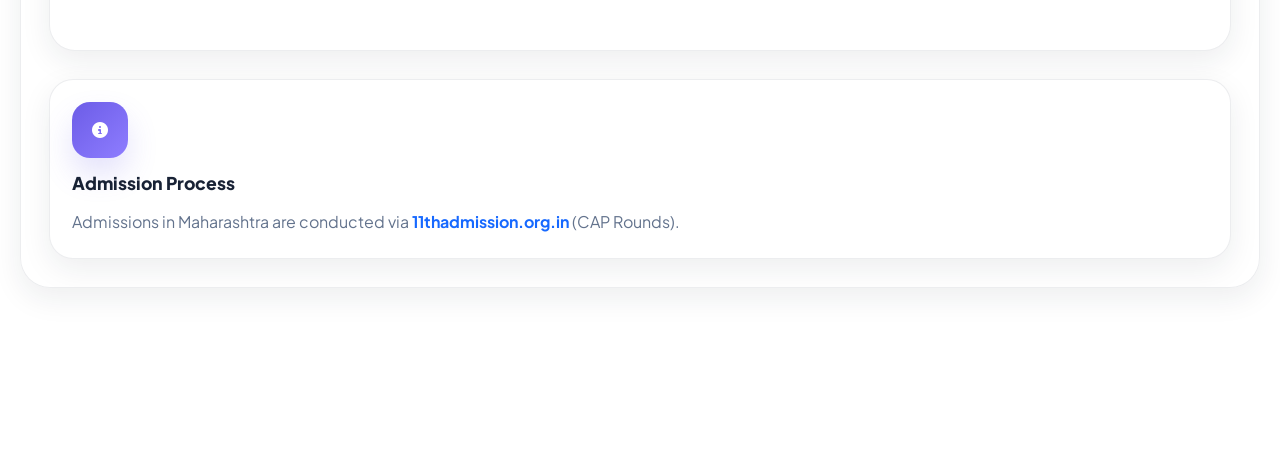
<file: frontend/colleges_high_school.html>
<!DOCTYPE html>
<html lang="en" class="no-js" data-theme="light">

<head>
    <meta charset="UTF-8" />
    <meta name="viewport" content="width=device-width, initial-scale=1.0" />
    <title>High School / Junior College | CareerAI</title>
    <link rel="stylesheet" href="dashboard-style.css">

    <link rel="stylesheet" href="https://cdnjs.cloudflare.com/ajax/libs/font-awesome/6.4.0/css/all.min.css" />
    <link href="https://fonts.googleapis.com/css2?family=Plus+Jakarta+Sans:wght@300;400;500;600;700;800&display=swap"
        rel="stylesheet" />

    <style>
        :root {
            --bg: #f4f7fc;
            --bg-2: #edf3fb;
            --surface: rgba(255, 255, 255, 0.82);
            --surface-strong: #ffffff;
            --text: #182235;
            --text-muted: #63738d;
            --border: rgba(24, 34, 53, 0.08);
            --primary: #1769ff;
            --primary-dark: #0f4fd9;
            --accent: #00b894;
            --purple: #6c5ce7;
            --warning: #ff9f43;
            --shadow-sm: 0 10px 30px rgba(24, 34, 53, 0.08);
            --shadow-md: 0 18px 45px rgba(24, 34, 53, 0.12);
            --shadow-lg: 0 28px 70px rgba(24, 34, 53, 0.16);
            --radius-sm: 14px;
            --radius-md: 20px;
            --radius-lg: 28px;
            --radius-xl: 34px;
            --gradient-primary: linear-gradient(135deg, #1769ff, #5b8cff);
            --gradient-accent: linear-gradient(135deg, #00b894, #00cec9);
            --gradient-purple: linear-gradient(135deg, #6c5ce7, #8e7dff);
            --gradient-warning: linear-gradient(135deg, #ff9f43, #ffc371);
            --container: 1240px;
            --transition: all 0.35s cubic-bezier(0.22, 1, 0.36, 1);
        }

        [data-theme="dark"] {
            --bg: #09111f;
            --bg-2: #101a2d;
            --surface: rgba(16, 25, 43, 0.78);
            --surface-strong: #162238;
            --text: #eef4ff;
            --text-muted: #a9b7d1;
            --border: rgba(255, 255, 255, 0.08);
            --primary: #4d8dff;
            --primary-dark: #2d73ff;
            --accent: #1dd1a1;
            --purple: #9f8bff;
            --warning: #ffb454;
            --shadow-sm: 0 10px 30px rgba(0, 0, 0, 0.22);
            --shadow-md: 0 18px 45px rgba(0, 0, 0, 0.30);
            --shadow-lg: 0 28px 70px rgba(0, 0, 0, 0.38);
            --gradient-primary: linear-gradient(135deg, #1e56d9 0%, #407bff 55%, #2bb7f0 100%);
            --gradient-accent: linear-gradient(135deg, #1dd1a1, #36e2d7);
            --gradient-purple: linear-gradient(135deg, #8d7cff, #b09cff);
            --gradient-warning: linear-gradient(135deg, #ffb454, #ffd27d);
        }

        * {
            margin: 0;
            padding: 0;
            box-sizing: border-box;
        }

        html {
            scroll-behavior: smooth;
        }

        body {
    font-family: 'Plus Jakarta Sans', sans-serif;
    min-height: 100vh;
    color: var(--text);

    background:
        linear-gradient(
            rgba(5, 10, 20, 0.82),
            rgba(5, 10, 20, 0.88)
        ),
        url("assets/images/img.png");

    background-size: cover;
    background-position: center;
    background-repeat: no-repeat;
    background-attachment: fixed;

    overflow-x: hidden;
}

        body::before,
        body::after {
            content: "";
            position: fixed;
            width: 320px;
            height: 320px;
            border-radius: 50%;
            filter: blur(70px);
            z-index: -1;
            opacity: 0.42;
            pointer-events: none;
        }

        body::before {
            top: -80px;
            left: -80px;
            background: rgba(23, 105, 255, 0.18);
        }

        body::after {
            bottom: -80px;
            right: -80px;
            background: rgba(0, 184, 148, 0.16);
        }

        a {
            color: inherit;
        }

        .container {
            width: min(var(--container), calc(100% - 32px));
            margin: 0 auto;
        }

        .dashboard-shell {
            padding: 22px 0 56px;
        }

        .top-toolbar {
            display: flex;
            justify-content: flex-end;
            align-items: center;
            margin-bottom: 18px;
        }

        .theme-toggle {
            width: 48px;
            height: 48px;
            border-radius: 50%;
            border: 1px solid var(--border);
            background: var(--surface);
            color: var(--text);
            box-shadow: var(--shadow-sm);
            backdrop-filter: blur(14px);
            cursor: pointer;
            transition: var(--transition);
            display: grid;
            place-items: center;
        }

        .theme-toggle:hover {
            transform: translateY(-3px) rotate(10deg);
            box-shadow: var(--shadow-md);
        }

        .section {
            background: var(--surface);
            border: 1px solid var(--border);
            border-radius: 30px;
            padding: 28px;
            box-shadow: var(--shadow-sm);
            backdrop-filter: blur(18px);
        }

        .cet-section {
            overflow: hidden;
        }

        .dashboard-intro {
            display: grid;
            grid-template-columns: 1.5fr 0.9fr;
            gap: 24px;
            align-items: stretch;
            padding: 10px 0 28px;
            margin-bottom: 24px;
        }

        .hero-copy,
        .hero-panel {
            border-radius: 30px;
        }

        .hero-copy {
            position: relative;
            overflow: hidden;
            padding: 30px;
            background:
                linear-gradient(135deg, rgba(23, 105, 255, 0.95), rgba(91, 140, 255, 0.88)),
                var(--gradient-primary);
            color: #fff;
            box-shadow: var(--shadow-lg);
        }

        .hero-copy::before,
        .hero-copy::after {
            content: "";
            position: absolute;
            border-radius: 50%;
            background: rgba(255, 255, 255, 0.12);
            pointer-events: none;
        }

        .hero-copy::before {
            width: 260px;
            height: 260px;
            top: -70px;
            right: -30px;
        }

        .hero-copy::after {
            width: 180px;
            height: 180px;
            bottom: -70px;
            left: 35%;
        }

        .intro-badge {
            display: inline-flex;
            align-items: center;
            gap: 10px;
            padding: 10px 16px;
            border-radius: 999px;
            background: rgba(255, 255, 255, 0.16);
            border: 1px solid rgba(255, 255, 255, 0.18);
            backdrop-filter: blur(10px);
            font-size: 0.9rem;
            font-weight: 600;
            margin-bottom: 18px;
        }

        .hero-copy h1 {
            font-size: clamp(2rem, 4vw, 3.7rem);
            line-height: 1.08;
            font-weight: 800;
            letter-spacing: -0.04em;
            max-width: 12ch;
            margin-bottom: 14px;
        }

        .accent-text {
            color: #dff7ff;
        }

        .hero-copy p {
            max-width: 56ch;
            font-size: 1.02rem;
            line-height: 1.8;
            color: rgba(255, 255, 255, 0.92);
            margin-bottom: 24px;
        }

        .hero-actions {
            display: flex;
            flex-wrap: wrap;
            gap: 14px;
        }

        .hero-btn {
            min-height: 48px;
            padding: 12px 20px;
            border-radius: 14px;
            text-decoration: none;
            display: inline-flex;
            align-items: center;
            justify-content: center;
            gap: 10px;
            font-weight: 700;
            transition: var(--transition);
        }

        .hero-btn.primary {
            background: #fff;
            color: var(--primary-dark);
            box-shadow: 0 14px 30px rgba(255, 255, 255, 0.2);
        }

        .hero-btn.primary:hover {
            transform: translateY(-4px);
        }

        .hero-btn.secondary {
            color: #fff;
            border: 1px solid rgba(255, 255, 255, 0.2);
            background: rgba(255, 255, 255, 0.12);
            backdrop-filter: blur(12px);
        }

        .hero-btn.secondary:hover {
            transform: translateY(-4px);
            background: rgba(255, 255, 255, 0.18);
        }

        .hero-panel {
            display: grid;
            gap: 16px;
        }

        .stat-card {
            background: var(--surface-strong);
            border: 1px solid var(--border);
            border-radius: 24px;
            padding: 22px;
            box-shadow: var(--shadow-sm);
            transition: var(--transition);
            position: relative;
            overflow: hidden;
        }

        .stat-card::before {
            content: "";
            position: absolute;
            inset: 0;
            background: linear-gradient(135deg, rgba(23, 105, 255, 0.07), transparent 60%);
            opacity: 0;
            transition: var(--transition);
        }

        .stat-card:hover {
            transform: translateY(-6px);
            box-shadow: var(--shadow-md);
        }

        .stat-card:hover::before {
            opacity: 1;
        }

        .stat-top {
            display: flex;
            justify-content: space-between;
            align-items: center;
            gap: 12px;
            margin-bottom: 12px;
            color: var(--text-muted);
            font-weight: 600;
        }

        .stat-top i {
            width: 42px;
            height: 42px;
            border-radius: 14px;
            display: grid;
            place-items: center;
            color: #fff;
            background: var(--gradient-primary);
            box-shadow: 0 14px 24px rgba(23, 105, 255, 0.18);
        }

        .stat-card:nth-child(2) .stat-top i {
            background: var(--gradient-accent);
            box-shadow: 0 14px 24px rgba(0, 184, 148, 0.18);
        }

        .stat-value {
            font-size: 1.7rem;
            font-weight: 800;
            line-height: 1.1;
            letter-spacing: -0.03em;
            margin-bottom: 8px;
            color: var(--text);
        }

        .stat-label {
            color: var(--text-muted);
            line-height: 1.7;
            font-size: 0.96rem;
        }

        .section-header {
            display: flex;
            align-items: center;
            justify-content: space-between;
            gap: 16px;
            flex-wrap: wrap;
            margin-bottom: 22px;
        }

        .section-title-wrap {
            display: flex;
            align-items: center;
            gap: 14px;
        }

        .icon-wrap {
            width: 54px;
            height: 54px;
            border-radius: 16px;
            display: grid;
            place-items: center;
            color: white;
            background: var(--gradient-primary);
            box-shadow: 0 14px 30px rgba(23, 105, 255, 0.18);
            flex-shrink: 0;
        }

        .section-header h2 {
            font-size: 1.45rem;
            font-weight: 800;
            letter-spacing: -0.03em;
            margin-bottom: 4px;
        }

        .section-header p {
            color: var(--text-muted);
            font-size: 0.95rem;
            line-height: 1.6;
        }

        .section-chip {
            padding: 10px 14px;
            border-radius: 999px;
            background: rgba(23, 105, 255, 0.08);
            color: var(--primary);
            font-size: 0.88rem;
            font-weight: 700;
            border: 1px solid rgba(23, 105, 255, 0.12);
        }

        .form-card {
            background: var(--surface-strong);
            border: 1px solid var(--border);
            border-radius: 26px;
            padding: 24px;
            box-shadow: var(--shadow-sm);
            display: grid;
            gap: 18px;
            margin-bottom: 28px;
            transition: var(--transition);
        }

        .form-card:hover {
            box-shadow: var(--shadow-md);
        }

        .form-row {
            display: grid;
            grid-template-columns: repeat(2, minmax(0, 1fr));
            gap: 18px;
        }

        .form-group {
            display: grid;
            gap: 10px;
        }

        .form-group label {
            display: flex;
            align-items: center;
            gap: 10px;
            font-size: 0.92rem;
            font-weight: 700;
            color: var(--text);
        }

        .form-group label i {
            color: var(--primary);
        }

        .form-group select,
        .form-group input {
            width: 100%;
            min-height: 50px;
            border-radius: 14px;
            border: 1px solid var(--border);
            background: var(--bg);
            color: var(--text);
            padding: 12px 14px;
            font-size: 0.98rem;
            outline: none;
            transition: var(--transition);
        }

        .form-group select:focus,
        .form-group input:focus {
            border-color: rgba(23, 105, 255, 0.45);
            box-shadow: 0 0 0 4px rgba(23, 105, 255, 0.12);
        }

        .btn-secondary {
            min-height: 52px;
            border: none;
            border-radius: 16px;
            background: var(--gradient-primary);
            color: #fff;
            font-weight: 800;
            padding: 0 22px;
            display: inline-flex;
            align-items: center;
            justify-content: center;
            gap: 10px;
            cursor: pointer;
            transition: var(--transition);
            box-shadow: 0 16px 30px rgba(23, 105, 255, 0.22);
        }

        .btn-secondary:hover {
            transform: translateY(-3px);
            box-shadow: 0 20px 38px rgba(23, 105, 255, 0.28);
        }

        .results-container {
            background: var(--surface-strong);
            border: 1px solid var(--border);
            border-radius: 26px;
            padding: 24px;
            box-shadow: var(--shadow-sm);
            min-height: 220px;
            margin-bottom: 28px;
        }

        .placeholder-message {
            min-height: 200px;
            display: grid;
            place-items: center;
            text-align: center;
            padding: 24px;
            color: var(--text-muted);
        }

        .placeholder-icon {
            width: 70px;
            height: 70px;
            border-radius: 22px;
            display: grid;
            place-items: center;
            margin: 0 auto 16px;
            color: #fff;
            background: var(--gradient-accent);
            box-shadow: 0 16px 30px rgba(0, 184, 148, 0.18);
        }

        .placeholder-message h3 {
            color: var(--text);
            font-size: 1.15rem;
            font-weight: 800;
            margin-bottom: 8px;
        }

        .placeholder-message p {
            max-width: 40ch;
            line-height: 1.7;
        }

        .tips-grid.info-grid {
            display: grid;
            grid-template-columns: 1fr;
            gap: 18px;
        }

        .tip-card {
            background: var(--surface-strong);
            border: 1px solid var(--border);
            border-radius: 24px;
            padding: 22px;
            box-shadow: var(--shadow-sm);
            display: grid;
            gap: 14px;
            transition: var(--transition);
        }

        .tip-card:hover {
            transform: translateY(-5px);
            box-shadow: var(--shadow-md);
        }

        .tip-icon {
            width: 56px;
            height: 56px;
            border-radius: 18px;
            display: grid;
            place-items: center;
            background: var(--gradient-purple);
            color: white;
            box-shadow: 0 16px 30px rgba(108, 92, 231, 0.18);
        }

        .tip-card h3 {
            font-size: 1.1rem;
            font-weight: 800;
            color: var(--text);
        }

        .tip-card p {
            color: var(--text-muted);
            line-height: 1.75;
        }

        .tip-card a {
            color: var(--primary);
            font-weight: 700;
            text-decoration: none;
        }

        .tip-card a:hover {
            text-decoration: underline;
        }

        .footer {
            padding: 18px 0 34px;
            color: var(--text-muted);
        }

        .footer .container {
            background: var(--surface);
            border: 1px solid var(--border);
            border-radius: 20px;
            padding: 18px 22px;
            text-align: center;
            box-shadow: var(--shadow-sm);
            backdrop-filter: blur(12px);
        }

        .fade-in,
        .slide-up {
            opacity: 0;
            transform: translateY(24px);
            transition: opacity 0.75s ease, transform 0.75s ease;
        }

        .fade-in.active,
        .slide-up.active {
            opacity: 1;
            transform: translateY(0);
        }

        .float-up {
            animation: floatUp 5s ease-in-out infinite;
        }

        @keyframes floatUp {

            0%,
            100% {
                transform: translateY(0);
            }

            50% {
                transform: translateY(-8px);
            }
        }

        @media (max-width: 1100px) {
            .dashboard-intro {
                grid-template-columns: 1fr;
            }
        }

        @media (max-width: 768px) {
            .dashboard-shell {
                padding-top: 14px;
            }

            .section {
                padding: 20px;
                border-radius: 24px;
            }

            .dashboard-intro {
                padding: 0;
            }

            .hero-copy {
                padding: 22px;
                border-radius: 24px;
            }

            .hero-copy h1 {
                max-width: 100%;
                font-size: 2rem;
            }

            .form-row {
                grid-template-columns: 1fr;
            }

            .hero-actions {
                flex-direction: column;
            }

            .hero-btn {
                width: 100%;
            }

            .section-header h2 {
                font-size: 1.25rem;
            }

            .form-card,
            .results-container {
                padding: 18px;
            }
        }

        @media (max-width: 480px) {
            .container {
                width: min(var(--container), calc(100% - 20px));
            }

            .top-toolbar {
                margin-bottom: 12px;
            }

            .theme-toggle {
                width: 44px;
                height: 44px;
            }

            .hero-copy,
            .stat-card,
            .tip-card,
            .form-card,
            .results-container {
                border-radius: 20px;
            }
        }


        @media (prefers-reduced-motion: reduce) {

            *,
            *::before,
            *::after {
                animation-duration: 0.01ms !important;
                animation-iteration-count: 1 !important;
                transition-duration: 0.01ms !important;
                scroll-behavior: auto !important;
            }
        }

        /* ===== FIX DROPDOWN TEXT VISIBILITY ===== */

        /* Select box */
        .form-group select {
            background: var(--surface-strong);
            color: var(--text);
        }

        /* Dropdown options (important) */
        .form-group select option {
            color: #000;
            background-color: #fff;
        }

        /* Dark mode fix */
        [data-theme="dark"] .form-group select option {
            color: #fff;
            background-color: #162238;
        }

        /* Selected / hover option */
        .form-group select option:checked,
        .form-group select option:hover {
            background-color: var(--primary);
            color: #fff;
        }
    </style>
</head>

<body>
    <div id="navbar-container"></div>

    <main class="container dashboard-shell">
        <div class="top-toolbar fade-in">
            <button class="theme-toggle" id="themeToggle" aria-label="Toggle theme">
                <i class="fas fa-moon"></i>
            </button>
        </div>

        <section class="section cet-section fade-in">
            <div class="dashboard-intro slide-up">
                <div class="hero-copy">
                    <div class="intro-badge">
                        <i class="fas fa-school"></i>
                        <span>Junior College Admission Guidance</span>
                    </div>

                    <h1>Plan your <span class="accent-text">11th &amp; 12th</span> admission with confidence</h1>

                    <p>
                        Check eligible junior colleges, compare streams, and get a cleaner admission experience
                        with a modern interface built for students and parents.
                    </p>

                    <div class="hero-actions">
                        <a href="#collegeResults" class="hero-btn primary">
                            <i class="fas fa-search"></i>
                            <span>Find Colleges</span>
                        </a>

                        <a href="https://11thadmission.org.in" target="_blank" rel="noopener noreferrer"
                            class="hero-btn secondary">
                            <i class="fas fa-up-right-from-square"></i>
                            <span>Official Portal</span>
                        </a>
                    </div>
                </div>

                <div class="hero-panel">
                    <div class="stat-card float-up">
                        <div class="stat-top">
                            <span>Admission Focus</span>
                            <i class="fas fa-graduation-cap"></i>
                        </div>
                        <div class="stat-value">SSC → FYJC</div>
                        <div class="stat-label">Junior college search based on marks, category, city, and stream.</div>
                    </div>

                    <div class="stat-card">
                        <div class="stat-top">
                            <span>Supported Streams</span>
                            <i class="fas fa-stream"></i>
                        </div>
                        <div class="stat-value">3</div>
                        <div class="stat-label">Science, Commerce, and Arts options available for selection.</div>
                    </div>
                </div>
            </div>

            <div class="section-header">
                <div class="section-title-wrap">
                    <div class="icon-wrap">
                        <i class="fas fa-filter"></i>
                    </div>
                    <div>
                        <h2>Search Junior Colleges</h2>
                        <p>Enter your details to find eligible colleges based on admission criteria.</p>
                    </div>
                </div>
                <div class="section-chip">Quick search</div>
            </div>

            <div class="form-card slide-up">
                <div class="form-row">
                    <div class="form-group">
                        <label for="exam">
                            <i class="fas fa-file-alt"></i>
                            Qualification
                        </label>
                        <select id="exam" onchange="updateFormForExamType()">
                            <option value="SSC" selected>10th Std (SSC)</option>
                        </select>
                    </div>

                    <div class="form-group">
                        <label for="exam-percentile" id="percentile-label">
                            <i class="fas fa-percentage"></i>
                            <span id="percentile-text">10th Percentage</span>
                        </label>
                        <input type="number" id="exam-percentile" step="0.01" placeholder="e.g. 85.50" required />
                    </div>
                </div>

                <div class="form-row">
                    <div class="form-group">
                        <label for="category">
                            <i class="fas fa-users"></i>
                            Category
                        </label>
                        <select id="category">
                            <option value="OPEN">OPEN</option>
                            <option value="OBC">OBC</option>
                            <option value="SC">SC</option>
                            <option value="ST">ST</option>
                        </select>
                    </div>

                    <div class="form-group">
                        <label for="city">
                            <i class="fas fa-city"></i>
                            City
                        </label>
                        <select id="city">
                            <option value="">All Cities</option>
                            <option value="Pune">Pune</option>
                            <option value="Mumbai">Mumbai</option>
                            <option value="Nagpur">Nagpur</option>
                            <option value="Nashik">Nashik</option>
                        </select>
                    </div>
                </div>

                <div class="form-row">
                    <div class="form-group">
                        <label for="branch">
                            <i class="fas fa-stream"></i>
                            Stream
                        </label>
                        <select id="branch">
                            <option value="Science">Science Stream</option>
                            <option value="Commerce">Commerce Stream</option>
                            <option value="Arts">Arts Stream</option>
                        </select>
                    </div>

                    <div class="form-group" style="display:none;">
                        <label for="university">
                            <i class="fas fa-university"></i>
                            University
                        </label>
                        <select id="university">
                            <option value="">All Universities</option>
                        </select>
                    </div>
                </div>

                <button class="btn-secondary" onclick="checkColleges()">
                    <i class="fas fa-search"></i>
                    <span>Check Junior Colleges</span>
                </button>
            </div>

            <div class="section-header results-header">
                <div class="section-title-wrap">
                    <div class="icon-wrap">
                        <i class="fas fa-list-ol"></i>
                    </div>
                    <div>
                        <h2>Eligible Junior Colleges</h2>
                        <p>Your results will appear here after you search.</p>
                    </div>
                </div>
                <div class="section-chip">Results area</div>
            </div>

            <div id="collegeResults" class="results-container">
                <div class="placeholder-message">
                    <div class="placeholder-icon">
                        <i class="fas fa-arrow-up"></i>
                    </div>
                    <h3>Ready to search</h3>
                    <p>Enter your 10th marks, category, city, and stream to find colleges.</p>
                </div>
            </div>

            <div class="tips-grid info-grid">
                <div class="tip-card">
                    <div class="tip-icon">
                        <i class="fas fa-info-circle"></i>
                    </div>
                    <h3>Admission Process</h3>
                    <p>
                        Admissions in Maharashtra are conducted via
                        <a href="https://11thadmission.org.in" target="_blank"
                            rel="noopener noreferrer">11thadmission.org.in</a>
                        (CAP Rounds).
                    </p>
                </div>
            </div>
        </section>
    </main>

    <footer class="footer">
        <div class="container">
            <p>AI Career &amp; CET Admission Guidance System &copy; 2023</p>
        </div>
    </footer>

    <script>
        document.documentElement.classList.remove('no-js');
    </script>

    <script src="components/navbar.js"></script>
    <script src="script.js"></script>

    <script>
        (function () {
            const reveals = document.querySelectorAll(".fade-in, .slide-up");

            if ("IntersectionObserver" in window) {
                const observer = new IntersectionObserver((entries) => {
                    entries.forEach((entry) => {
                        if (entry.isIntersecting) {
                            entry.target.classList.add("active");
                        }
                    });
                }, { threshold: 0.12 });

                reveals.forEach((el) => observer.observe(el));
            } else {
                reveals.forEach((el) => el.classList.add("active"));
            }
        })();
    </script>
</body>

</html>
</file>
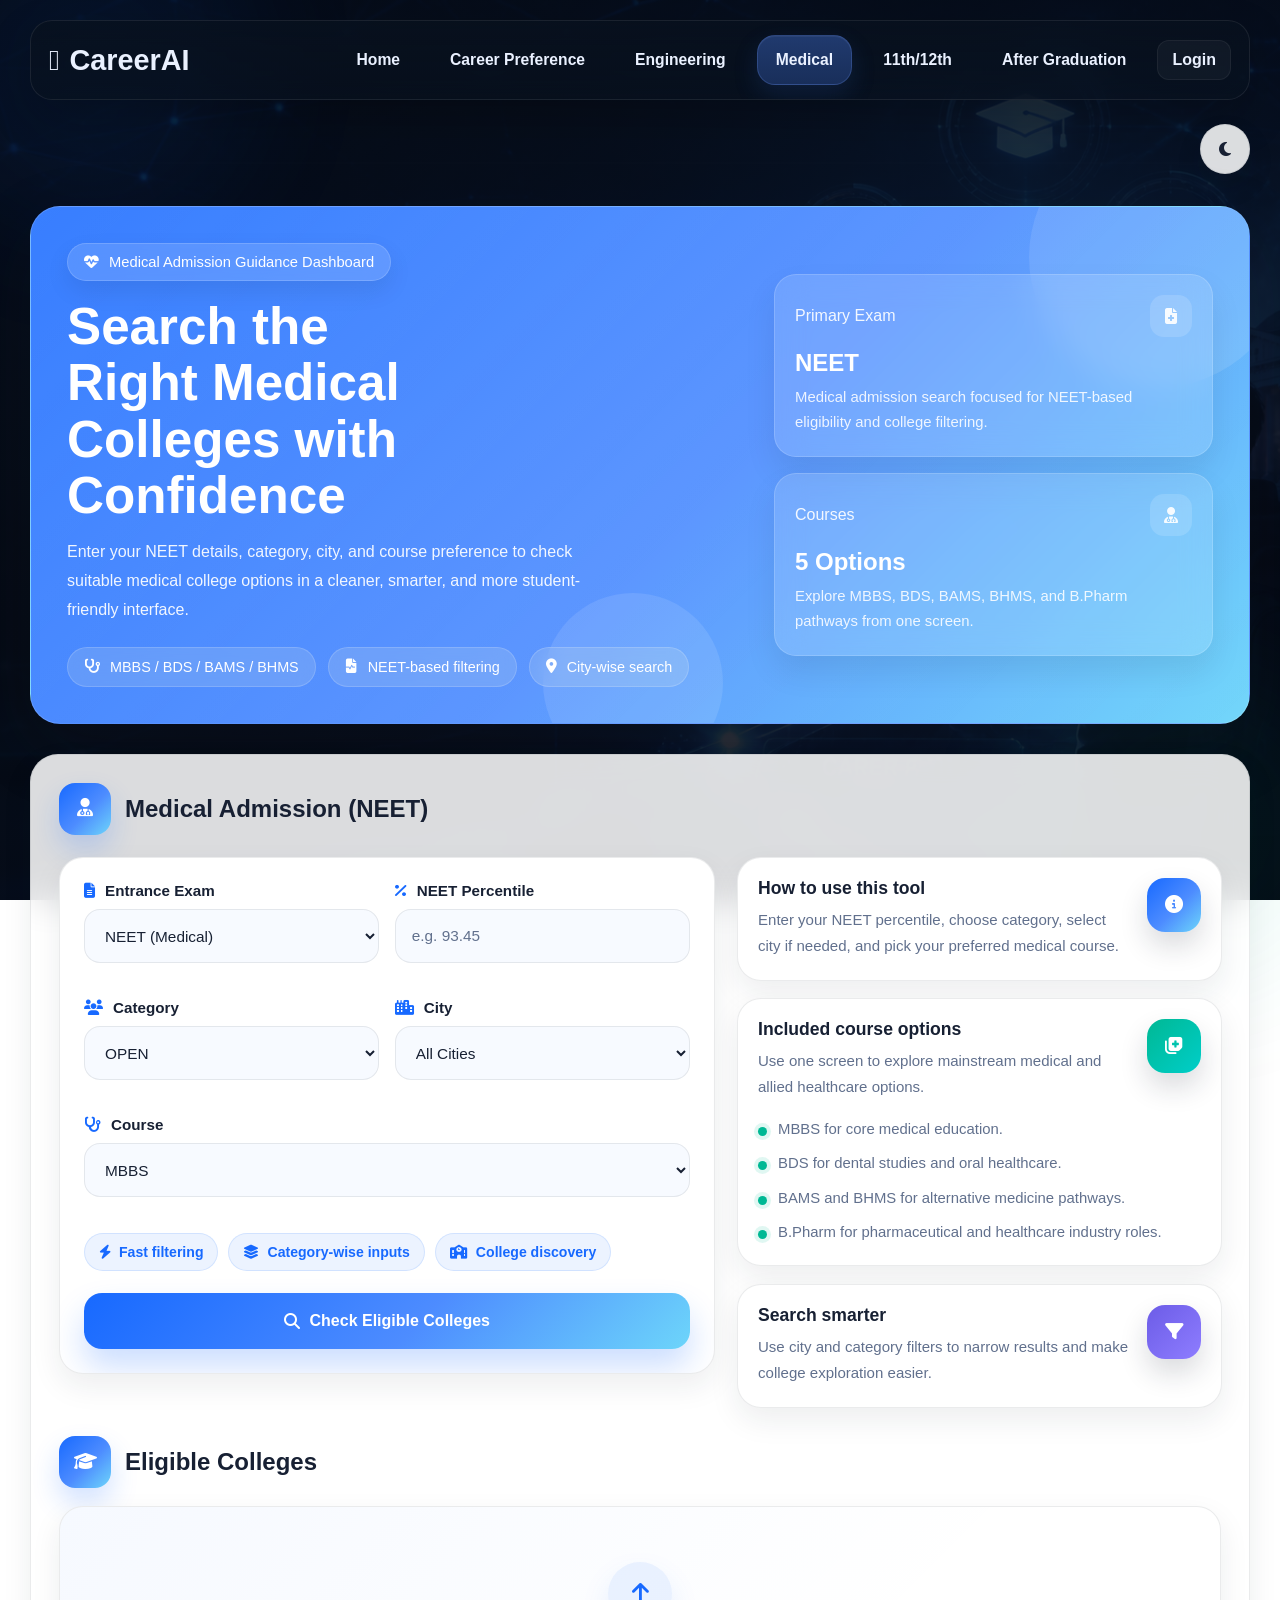
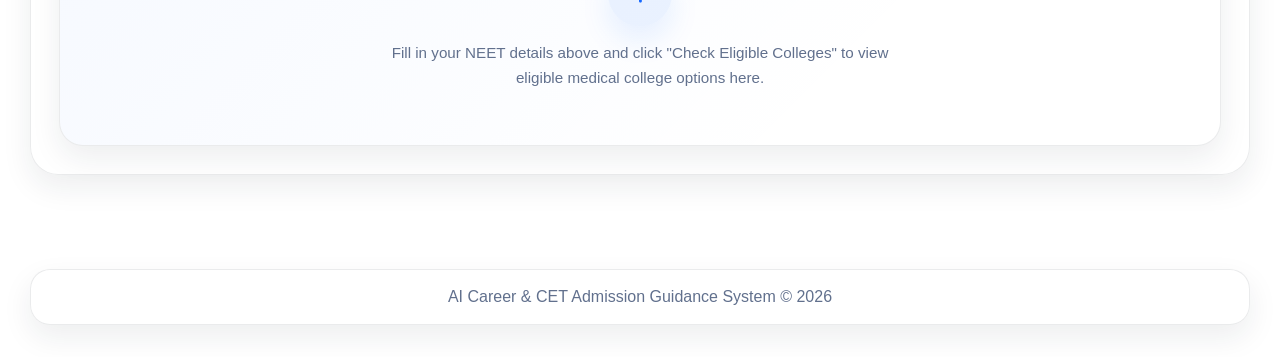
<file: frontend/colleges_medical.html>
<!DOCTYPE html>
<html lang="en" data-theme="light">

<head>
    <meta charset="UTF-8" />
    <meta name="viewport" content="width=device-width, initial-scale=1.0" />
    <title>Medical College Search | CareerAI</title>
    <link rel="stylesheet" href="dashboard-style.css">


    <link rel="stylesheet" href="https://cdnjs.cloudflare.com/ajax/libs/font-awesome/6.4.0/css/all.min.css" />
    <link href="https://fonts.googleapis.com/css2?family=Poppins:wght@300;400;500;600;700;800&display=swap"
          rel="stylesheet" />

    <style>
        :root {
            --bg: #f4f7fc;
            --bg-secondary: #edf3fb;
            --surface: rgba(255, 255, 255, 0.86);
            --surface-strong: #ffffff;
            --text: #172033;
            --text-muted: #61708d;
            --border: rgba(23, 32, 51, 0.09);
            --primary: #1769ff;
            --primary-dark: #0f4fd9;
            --accent: #00b894;
            --danger: #ff6b6b;
            --purple: #6c5ce7;
            --orange: #ff9f43;
            --hero-gradient: linear-gradient(135deg, #1769ff 0%, #4d8cff 55%, #6dd5fa 100%);
            --accent-gradient: linear-gradient(135deg, #00b894, #00cec9);
            --purple-gradient: linear-gradient(135deg, #6c5ce7, #8e7dff);
            --orange-gradient: linear-gradient(135deg, #ff9f43, #ffc371);
            --shadow-sm: 0 12px 30px rgba(23, 32, 51, 0.08);
            --shadow-md: 0 18px 45px rgba(23, 32, 51, 0.12);
            --shadow-lg: 0 24px 70px rgba(23, 32, 51, 0.16);
            --radius-sm: 14px;
            --radius-md: 20px;
            --radius-lg: 28px;
            --container: 1220px;
            --transition: all 0.35s cubic-bezier(0.22, 1, 0.36, 1);
        }

        [data-theme="dark"] {
            --bg: #0b1220;
            --bg-secondary: #101a2c;
            --surface: rgba(16, 25, 43, 0.82);
            --surface-strong: #162238;
            --text: #eff5ff;
            --text-muted: #a8b5d0;
            --border: rgba(255, 255, 255, 0.08);
            --primary: #4d8dff;
            --primary-dark: #2a73ff;
            --accent: #1dd1a1;
            --danger: #ff8787;
            --purple: #9f8bff;
            --orange: #ffb454;
            --hero-gradient: linear-gradient(135deg, #1e56d9 0%, #3f7cff 50%, #26a0da 100%);
            --accent-gradient: linear-gradient(135deg, #1dd1a1, #36e2d7);
            --purple-gradient: linear-gradient(135deg, #8d7cff, #b09cff);
            --orange-gradient: linear-gradient(135deg, #ffb454, #ffd27d);
            --shadow-sm: 0 12px 30px rgba(0, 0, 0, 0.22);
            --shadow-md: 0 18px 45px rgba(0, 0, 0, 0.30);
            --shadow-lg: 0 24px 70px rgba(0, 0, 0, 0.38);
        }

        * {
            margin: 0;
            padding: 0;
            box-sizing: border-box;
        }

        html {
            scroll-behavior: smooth;
        }

        body {
    font-family: 'Plus Jakarta Sans', sans-serif;
    min-height: 100vh;
    color: var(--text);

    background:
        linear-gradient(
            rgba(5, 10, 20, 0.82),
            rgba(5, 10, 20, 0.88)
        ),
        url("assets/images/img.png");

    background-size: cover;
    background-position: center;
    background-repeat: no-repeat;
    background-attachment: fixed;

    overflow-x: hidden;
}

        body::before,
        body::after {
            content: "";
            position: fixed;
            width: 320px;
            height: 320px;
            border-radius: 50%;
            filter: blur(70px);
            z-index: -1;
            opacity: 0.38;
            pointer-events: none;
        }

        body::before {
            top: -90px;
            left: -70px;
            background: rgba(23, 105, 255, 0.22);
        }

        body::after {
            bottom: -90px;
            right: -70px;
            background: rgba(0, 184, 148, 0.18);
        }

        .container {
            width: min(var(--container), calc(100% - 32px));
            margin: 0 auto;
        }

        .top-toolbar {
            display: flex;
            justify-content: flex-end;
            align-items: center;
            margin: 24px auto 14px;
            width: min(var(--container), calc(100% - 32px));
        }

        .theme-toggle {
            width: 50px;
            height: 50px;
            border: 1px solid var(--border);
            border-radius: 50%;
            display: grid;
            place-items: center;
            background: var(--surface);
            backdrop-filter: blur(16px);
            color: var(--text);
            box-shadow: var(--shadow-sm);
            cursor: pointer;
            transition: var(--transition);
        }

        .theme-toggle:hover {
            transform: translateY(-4px) rotate(8deg);
            box-shadow: var(--shadow-md);
        }

        .medical-hero {
            position: relative;
            overflow: hidden;
            border-radius: 30px;
            padding: 36px;
            background:
                linear-gradient(135deg, rgba(255, 255, 255, 0.14), rgba(255, 255, 255, 0.04)),
                var(--hero-gradient);
            color: #fff;
            display: grid;
            grid-template-columns: 1.4fr 0.9fr;
            gap: 24px;
            align-items: center;
            min-height: 320px;
            box-shadow: var(--shadow-lg);
            border: 1px solid rgba(255, 255, 255, 0.14);
            isolation: isolate;
        }

        .medical-hero::before,
        .medical-hero::after {
            content: "";
            position: absolute;
            border-radius: 50%;
            background: rgba(255, 255, 255, 0.10);
            z-index: -1;
        }

        .medical-hero::before {
            width: 260px;
            height: 260px;
            top: -80px;
            right: -40px;
        }

        .medical-hero::after {
            width: 180px;
            height: 180px;
            left: 42%;
            bottom: -50px;
        }

        .hero-badge {
            display: inline-flex;
            align-items: center;
            gap: 10px;
            padding: 10px 16px;
            margin-bottom: 18px;
            border-radius: 999px;
            background: rgba(255, 255, 255, 0.14);
            border: 1px solid rgba(255, 255, 255, 0.16);
            backdrop-filter: blur(12px);
            font-size: 0.92rem;
            box-shadow: 0 10px 24px rgba(0, 0, 0, 0.08);
        }

        .medical-hero h1 {
            font-size: clamp(2rem, 4vw, 3.4rem);
            line-height: 1.1;
            font-weight: 800;
            margin-bottom: 14px;
            max-width: 12ch;
        }

        .medical-hero p {
            color: rgba(255, 255, 255, 0.92);
            line-height: 1.8;
            font-size: 1rem;
            max-width: 62ch;
            margin-bottom: 22px;
        }

        .hero-pills {
            display: flex;
            flex-wrap: wrap;
            gap: 12px;

        }

        .hero-pill {
            display: inline-flex;
            align-items: center;
            gap: 10px;
            padding: 11px 16px;
            border-radius: 999px;
            background: rgba(255, 255, 215, 0.14);
            border: 1px solid rgba(255, 255, 255, 0.16);
            backdrop-filter: blur(10px);
            font-size: 0.9rem;
            transition: var(--transition);
            color
        }

        .hero-pill:hover {
            transform: translateY(-4px);
            background: rgba(255, 255, 255, 0.18);
        }

        .hero-side {
            display: grid;
            gap: 16px;
        }

        .hero-mini-card {
            padding: 20px;
            border-radius: 22px;
            background: rgba(255, 255, 255, 0.14);
            border: 1px solid rgba(255, 255, 255, 0.16);
            backdrop-filter: blur(15px);
            box-shadow: 0 16px 32px rgba(0, 0, 0, 0.08);
            transition: var(--transition);
        }

        .hero-mini-card:hover {
            transform: translateY(-6px) scale(1.01);
        }

        .hero-mini-top {
            display: flex;
            align-items: center;
            justify-content: space-between;
            margin-bottom: 12px;
            color: rgba(255, 255, 255, 0.92);
            text-color: black;
        }

        .hero-mini-top i {
            width: 42px;
            height: 42px;
            display: grid;
            place-items: center;
            border-radius: 14px;
            background: rgba(255, 255, 255, 0.14);
        }

        .hero-mini-card h3 {
            font-size: 1.5rem;
            margin-bottom: 8px;
            font-weight: 700;
        }

        .hero-mini-card p {
            margin: 0;
            font-size: 0.93rem;
            line-height: 1.7;
            color: rgba(255, 255, 255, 0.88);
        }

        .section {
            margin-top: 30px;
            padding: 28px;
            border-radius: 28px;
            background: var(--surface);
            border: 1px solid var(--border);
            backdrop-filter: blur(18px);
            box-shadow: var(--shadow-sm);
            transition: var(--transition);
        }

        .section:hover {
            box-shadow: var(--shadow-md);
        }

        .section-header {
            display: flex;
            align-items: center;
            gap: 14px;
            margin-bottom: 22px;
            flex-wrap: wrap;
        }

        .section-header i {
            width: 52px;
            height: 52px;
            display: grid;
            place-items: center;
            border-radius: 16px;
            color: #fff;
            background: var(--hero-gradient);
            box-shadow: 0 14px 28px rgba(23, 105, 255, 0.20);
            flex-shrink: 0;
        }

        .section-header h2 {
            font-size: 1.5rem;
            font-weight: 700;
            color: var(--text);
        }

        .dashboard-layout {
            display: grid;
            grid-template-columns: 1.15fr 0.85fr;
            gap: 22px;
            align-items: start;
        }

        .form-card,
        .insight-card,
        .results-container {
            background: var(--surface-strong);
            border: 1px solid var(--border);
            border-radius: 24px;
            box-shadow: var(--shadow-sm);
            transition: var(--transition);
        }

        .form-card {
            padding: 24px;
            position: relative;
            overflow: hidden;
        }

        .form-card::before {
            content: "";
            position: absolute;
            inset: 0;
            background: linear-gradient(135deg, rgba(23, 105, 255, 0.06), transparent 55%);
            opacity: 0;
            transition: var(--transition);
            pointer-events: none;
        }

        .form-card:hover::before {
            opacity: 1;
        }

        .form-grid {
            display: grid;
            gap: 18px;
            position: relative;
            z-index: 1;
        }

        .form-row {
            display: grid;
            grid-template-columns: repeat(2, minmax(0, 1fr));
            gap: 16px;
        }

        .form-group {
            display: grid;
            gap: 10px;
        }

        .form-group.full-width {
            grid-column: 1 / -1;
        }

        .form-group label {
            display: flex;
            align-items: center;
            gap: 10px;
            color: var(--text);
            font-weight: 600;
            font-size: 0.95rem;
        }

        .form-group label i {
            color: var(--primary);
        }

        .form-group input,
        .form-group select {
            width: 100%;
            min-height: 54px;
            padding: 14px 16px;
            border-radius: 16px;
            border: 1px solid var(--border);
            background: rgba(23, 105, 255, 0.03);
            color: var(--text);
            outline: none;
            font-size: 0.96rem;
            transition: var(--transition);
        }

        [data-theme="dark"] .form-group input,
        [data-theme="dark"] .form-group select {
            background: rgba(255, 255, 255, 0.03);
        }

        .form-group input::placeholder {
            color: var(--text-muted);
        }

        .form-group input:focus,
        .form-group select:focus {
            border-color: rgba(23, 105, 255, 0.4);
            box-shadow: 0 0 0 4px rgba(23, 105, 255, 0.10);
            transform: translateY(-1px);
        }

        .form-helper {
            display: flex;
            flex-wrap: wrap;
            gap: 10px;
        }

        .helper-chip {
            display: inline-flex;
            align-items: center;
            gap: 8px;
            padding: 10px 14px;
            border-radius: 999px;
            background: rgba(23, 105, 255, 0.08);
            color: var(--primary);
            border: 1px solid rgba(23, 105, 255, 0.12);
            font-size: 0.88rem;
            font-weight: 600;
        }

        .btn-secondary {
            min-height: 56px;
            border: none;
            border-radius: 18px;
            background: var(--hero-gradient);
            color: #fff;
            font-size: 1rem;
            font-weight: 700;
            display: inline-flex;
            align-items: center;
            justify-content: center;
            gap: 10px;
            box-shadow: 0 18px 32px rgba(23, 105, 255, 0.22);
            cursor: pointer;
            transition: var(--transition);
        }

        .btn-secondary:hover {
            transform: translateY(-4px);
            box-shadow: 0 24px 42px rgba(23, 105, 255, 0.28);
        }

        .insight-panel {
            display: grid;
            gap: 18px;
        }

        .insight-card {
            padding: 20px;
            position: relative;
            overflow: hidden;
        }

        .insight-card::before {
            content: "";
            position: absolute;
            inset: 0;
            background: linear-gradient(135deg, rgba(23, 105, 255, 0.05), transparent 60%);
            opacity: 0;
            transition: var(--transition);
            pointer-events: none;
        }

        .insight-card:hover::before {
            opacity: 1;
        }

        .insight-card:hover,
        .form-card:hover,
        .results-container:hover {
            transform: translateY(-6px);
            box-shadow: var(--shadow-md);
        }

        .insight-card .top {
            display: flex;
            align-items: flex-start;
            justify-content: space-between;
            gap: 16px;
        }

        .insight-card h3 {
            font-size: 1.1rem;
            margin-bottom: 8px;
            color: var(--text);
        }

        .insight-card p {
            color: var(--text-muted);
            line-height: 1.75;
            font-size: 0.94rem;
        }

        .insight-icon {
            width: 54px;
            height: 54px;
            display: grid;
            place-items: center;
            border-radius: 18px;
            color: #fff;
            flex-shrink: 0;
            font-size: 1.15rem;
            box-shadow: 0 14px 28px rgba(23, 32, 51, 0.16);
        }

        .icon-blue {
            background: var(--hero-gradient);
        }

        .icon-green {
            background: var(--accent-gradient);
        }

        .icon-purple {
            background: var(--purple-gradient);
        }

        .insight-list {
            margin-top: 16px;
            list-style: none;
            display: grid;
            gap: 10px;
        }

        .insight-list li {
            position: relative;
            padding-left: 20px;
            color: var(--text-muted);
            line-height: 1.65;
            font-size: 0.93rem;
        }

        .insight-list li::before {
            content: "";
            position: absolute;
            left: 0;
            top: 10px;
            width: 9px;
            height: 9px;
            border-radius: 50%;
            background: var(--accent);
            box-shadow: 0 0 0 4px rgba(0, 184, 148, 0.12);
        }

        .results-wrapper {
            margin-top: 28px;
        }

        .results-header {
            margin-bottom: 18px;
        }

        .results-container {
            min-height: 240px;
            padding: 24px;
            overflow: hidden;
            position: relative;
        }

        .results-container::before {
            content: "";
            position: absolute;
            inset: 0;
            background: linear-gradient(135deg, rgba(23, 105, 255, 0.04), transparent 70%);
            pointer-events: none;
        }

        .placeholder-message {
            min-height: 190px;
            display: flex;
            flex-direction: column;
            align-items: center;
            justify-content: center;
            text-align: center;
            gap: 14px;
            color: var(--text-muted);
            position: relative;
            z-index: 1;
        }

        .placeholder-message i {
            width: 64px;
            height: 64px;
            display: grid;
            place-items: center;
            border-radius: 50%;
            background: rgba(23, 105, 255, 0.08);
            color: var(--primary);
            font-size: 1.4rem;
            box-shadow: 0 14px 30px rgba(23, 105, 255, 0.10);
            animation: floatUpDown 3.4s ease-in-out infinite;
        }

        .placeholder-message p {
            max-width: 60ch;
            line-height: 1.8;
            font-size: 0.97rem;
        }

        .footer {
            margin-top: 34px;
            padding: 0 0 32px;
        }

        .footer .container {
            background: var(--surface);
            border: 1px solid var(--border);
            border-radius: 20px;
            backdrop-filter: blur(16px);
            box-shadow: var(--shadow-sm);
            text-align: center;
            padding: 18px 22px;
            color: var(--text-muted);
        }

        .fade-in-page {
            opacity: 0;
            transform: translateY(34px);
            transition: opacity 0.8s ease, transform 0.8s ease;
        }

        .fade-in-page.active {
            opacity: 1;
            transform: translateY(0);
        }

        .tilt-hover {
            transform-style: preserve-3d;
            will-change: transform;
        }

        @keyframes floatUpDown {
            0%, 100% {
                transform: translateY(0);
            }

            50% {
                transform: translateY(-10px);
            }
        }

        @media (max-width: 1100px) {
            .medical-hero {
                grid-template-columns: 1fr;
            }

            .dashboard-layout {
                grid-template-columns: 1fr;
            }
        }

        @media (max-width: 768px) {
            .container,
            .top-toolbar {
                width: min(var(--container), calc(100% - 22px));
            }

            .top-toolbar {
                margin-top: 16px;
            }

            .medical-hero {
                padding: 22px;
                border-radius: 22px;
                min-height: auto;
            }

            .medical-hero h1 {
                font-size: 2rem;
                max-width: 100%;
            }

            .section {
                padding: 20px;
                border-radius: 22px;
            }

            .form-row {
                grid-template-columns: 1fr;
            }

            .hero-pills {
                flex-direction: column;
                align-items: stretch;
            }

            .hero-pill {
                width: 100%;
                justify-content: flex-start;
            }

            .section-header h2 {
                font-size: 1.28rem;
            }
        }

        @media (max-width: 480px) {
            .medical-hero,
            .section,
            .form-card,
            .insight-card,
            .results-container {
                border-radius: 18px;
            }

            .medical-hero {
                padding: 18px;
            }

            .hero-badge {
                font-size: 0.82rem;
                padding: 8px 12px;
            }

            .theme-toggle {
                width: 44px;
                height: 44px;
            }

            .btn-secondary {
                width: 100%;
            }
        }
        /* Fix dropdown option text color */
select {
    color: var(--text);
    background-color: var(--surface-strong);
}

/* Dropdown list options */
select option {
    color: #000;              /* normal visible text */
    background-color: #fff;  /* white background */
}

/* Dark mode fix */
[data-theme="dark"] select option {
    color: #fff;              /* white text */
    background-color: #162238; /* dark background */
}

/* Highlight selected/hover option (optional improvement) */
select option:checked,
select option:hover {
    background-color: var(--primary);
    color: #fff;
}
    </style>
</head>

<body>
<div id="navbar-container"></div>

<div class="top-toolbar fade-in-page">
    <button class="theme-toggle" id="themeToggle" aria-label="Toggle theme">
        <i class="fas fa-moon"></i>
    </button>
</div>

<main class="container">
    <section class="medical-hero fade-in-page">
        <div>
            <div class="hero-badge">
                <i class="fas fa-heart-pulse"></i>
                <span>Medical Admission Guidance Dashboard</span>
            </div>

            <h1>Search the Right Medical Colleges with Confidence</h1>
            <p>
                Enter your NEET details, category, city, and course preference to check suitable medical college options
                in a cleaner, smarter, and more student-friendly interface.
            </p>

            <div class="hero-pills">
                <div class="hero-pill"><i class="fas fa-stethoscope"></i> MBBS / BDS / BAMS / BHMS</div>
                <div class="hero-pill"><i class="fas fa-file-waveform"></i> NEET-based filtering</div>
                <div class="hero-pill"><i class="fas fa-location-dot"></i> City-wise search</div>
            </div>
        </div>

        <div class="hero-side">
            <div class="hero-mini-card tilt-hover">
                <div class="hero-mini-top">
                    <span>Primary Exam</span>
                    <i class="fas fa-file-medical"></i>
                </div>
                <h3>NEET</h3>
                <p>Medical admission search focused for NEET-based eligibility and college filtering.</p>
            </div>

            <div class="hero-mini-card tilt-hover">
                <div class="hero-mini-top">
                    <span>Courses</span>
                    <i class="fas fa-user-doctor"></i>
                </div>
                <h3>5 Options</h3>
                <p>Explore MBBS, BDS, BAMS, BHMS, and B.Pharm pathways from one screen.</p>
            </div>
        </div>
    </section>

    <section class="section fade-in-page">
        <div class="section-header">
            <i class="fas fa-user-md"></i>
            <h2>Medical Admission (NEET)</h2>
        </div>

        <div class="dashboard-layout">
            <!-- Left Side Form -->
            <div class="form-card tilt-hover">
                <div class="form-grid">
                    <div class="form-row">
                        <div class="form-group">
                            <label for="exam">
                                <i class="fas fa-file-alt"></i> Entrance Exam
                            </label>
                            <select id="exam" onchange="updateFormForExamType()">
                                <option value="NEET" selected>NEET (Medical)</option>
                            </select>
                        </div>

                        <div class="form-group">
                            <label for="exam-percentile" id="percentile-label">
                                <i class="fas fa-percentage"></i>
                                <span id="percentile-text">NEET Percentile</span>
                            </label>
                            <input type="number" id="exam-percentile" step="0.01" placeholder="e.g. 93.45" required />
                        </div>
                    </div>

                    <div class="form-row">
                        <div class="form-group">
                            <label for="category">
                                <i class="fas fa-users"></i> Category
                            </label>
                            <select id="category">
                                <option value="OPEN">OPEN</option>
                                <option value="OBC">OBC</option>
                                <option value="SC">SC</option>
                                <option value="ST">ST</option>
                                <option value="EWS">EWS</option>
                            </select>
                        </div>

                        <div class="form-group">
                            <label for="city">
                                <i class="fas fa-city"></i> City
                            </label>
                            <select id="city">
                                <option value="">All Cities</option>
                                <option value="Mumbai">Mumbai</option>
                                <option value="Pune">Pune</option>
                                <option value="Nagpur">Nagpur</option>
                                <option value="Aurangabad">Aurangabad</option>
                            </select>
                        </div>
                    </div>

                    <div class="form-row">
                        <div class="form-group full-width">
                            <label for="branch">
                                <i class="fas fa-stethoscope"></i> Course
                            </label>
                            <select id="branch">
                                <option value="MBBS">MBBS</option>
                                <option value="BDS">BDS (Dental)</option>
                                <option value="BAMS">BAMS (Ayurveda)</option>
                                <option value="BHMS">BHMS (Homeopathy)</option>
                                <option value="B.Pharm">B.Pharm</option>
                            </select>
                        </div>
                    </div>

                    <div class="form-helper">
                        <div class="helper-chip"><i class="fas fa-bolt"></i> Fast filtering</div>
                        <div class="helper-chip"><i class="fas fa-layer-group"></i> Category-wise inputs</div>
                        <div class="helper-chip"><i class="fas fa-school"></i> College discovery</div>
                    </div>

                    <button class="btn-secondary" onclick="checkColleges()">
                        <i class="fas fa-search"></i> Check Eligible Colleges
                    </button>
                </div>
            </div>

            <!-- Right Side Insights -->
            <div class="insight-panel">
                <div class="insight-card tilt-hover">
                    <div class="top">
                        <div>
                            <h3>How to use this tool</h3>
                            <p>Enter your NEET percentile, choose category, select city if needed, and pick your preferred medical course.</p>
                        </div>
                        <div class="insight-icon icon-blue">
                            <i class="fas fa-circle-info"></i>
                        </div>
                    </div>
                </div>

                <div class="insight-card tilt-hover">
                    <div class="top">
                        <div>
                            <h3>Included course options</h3>
                            <p>Use one screen to explore mainstream medical and allied healthcare options.</p>
                        </div>
                        <div class="insight-icon icon-green">
                            <i class="fas fa-notes-medical"></i>
                        </div>
                    </div>
                    <ul class="insight-list">
                        <li>MBBS for core medical education.</li>
                        <li>BDS for dental studies and oral healthcare.</li>
                        <li>BAMS and BHMS for alternative medicine pathways.</li>
                        <li>B.Pharm for pharmaceutical and healthcare industry roles.</li>
                    </ul>
                </div>

                <div class="insight-card tilt-hover">
                    <div class="top">
                        <div>
                            <h3>Search smarter</h3>
                            <p>Use city and category filters to narrow results and make college exploration easier.</p>
                        </div>
                        <div class="insight-icon icon-purple">
                            <i class="fas fa-filter"></i>
                        </div>
                    </div>
                </div>
            </div>
        </div>

        <div class="results-wrapper">
            <div class="section-header results-header">
                <i class="fas fa-graduation-cap"></i>
                <h2>Eligible Colleges</h2>
            </div>

            <div id="collegeResults" class="results-container">
                <div class="placeholder-message">
                    <i class="fas fa-arrow-up"></i>
                    <p>Fill in your NEET details above and click "Check Eligible Colleges" to view eligible medical college options here.</p>
                </div>
            </div>
        </div>
    </section>
</main>

<footer class="footer fade-in-page">
    <div class="container">
        <p>AI Career & CET Admission Guidance System &copy; 2026</p>
    </div>
</footer>

<!-- Keep existing JS files -->
<script src="components/navbar.js"></script>
<script src="script.js"></script>

<!-- Extra JS only for UI enhancements -->
<script>
    (function () {
        const revealItems = document.querySelectorAll('.fade-in-page');
        const observer = new IntersectionObserver((entries) => {
            entries.forEach(entry => {
                if (entry.isIntersecting) {
                    entry.target.classList.add('active');
                }
            });
        }, { threshold: 0.12 });

        revealItems.forEach(item => observer.observe(item));

        const tiltItems = document.querySelectorAll('.tilt-hover');
        tiltItems.forEach(card => {
            card.addEventListener('mousemove', (e) => {
                if (window.innerWidth <= 768) return;

                const rect = card.getBoundingClientRect();
                const x = e.clientX - rect.left;
                const y = e.clientY - rect.top;

                const rotateX = ((y / rect.height) - 0.5) * -6;
                const rotateY = ((x / rect.width) - 0.5) * 6;

                card.style.transform = `perspective(1000px) rotateX(${rotateX}deg) rotateY(${rotateY}deg) translateY(-4px)`;
            });

            card.addEventListener('mouseleave', () => {
                card.style.transform = '';
            });
        });
    })();
</script>
</body>

</html>
</file>
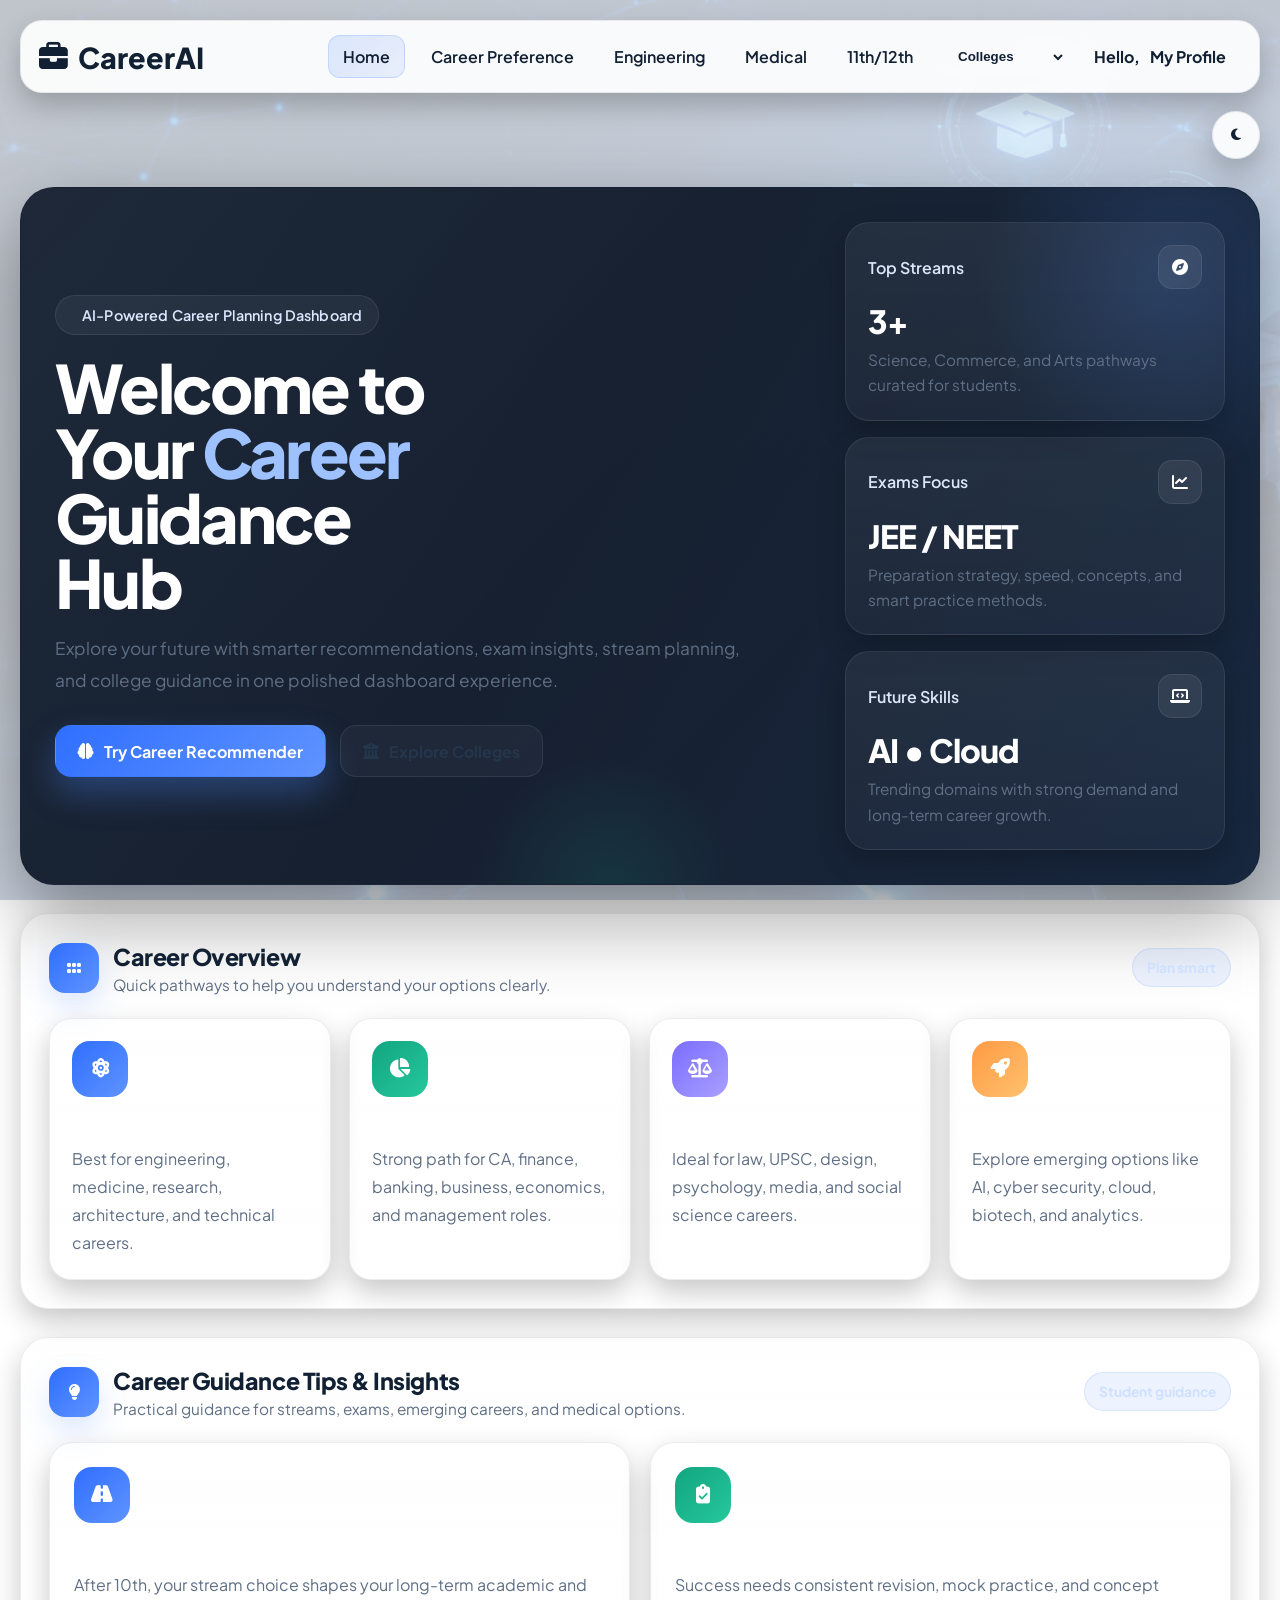
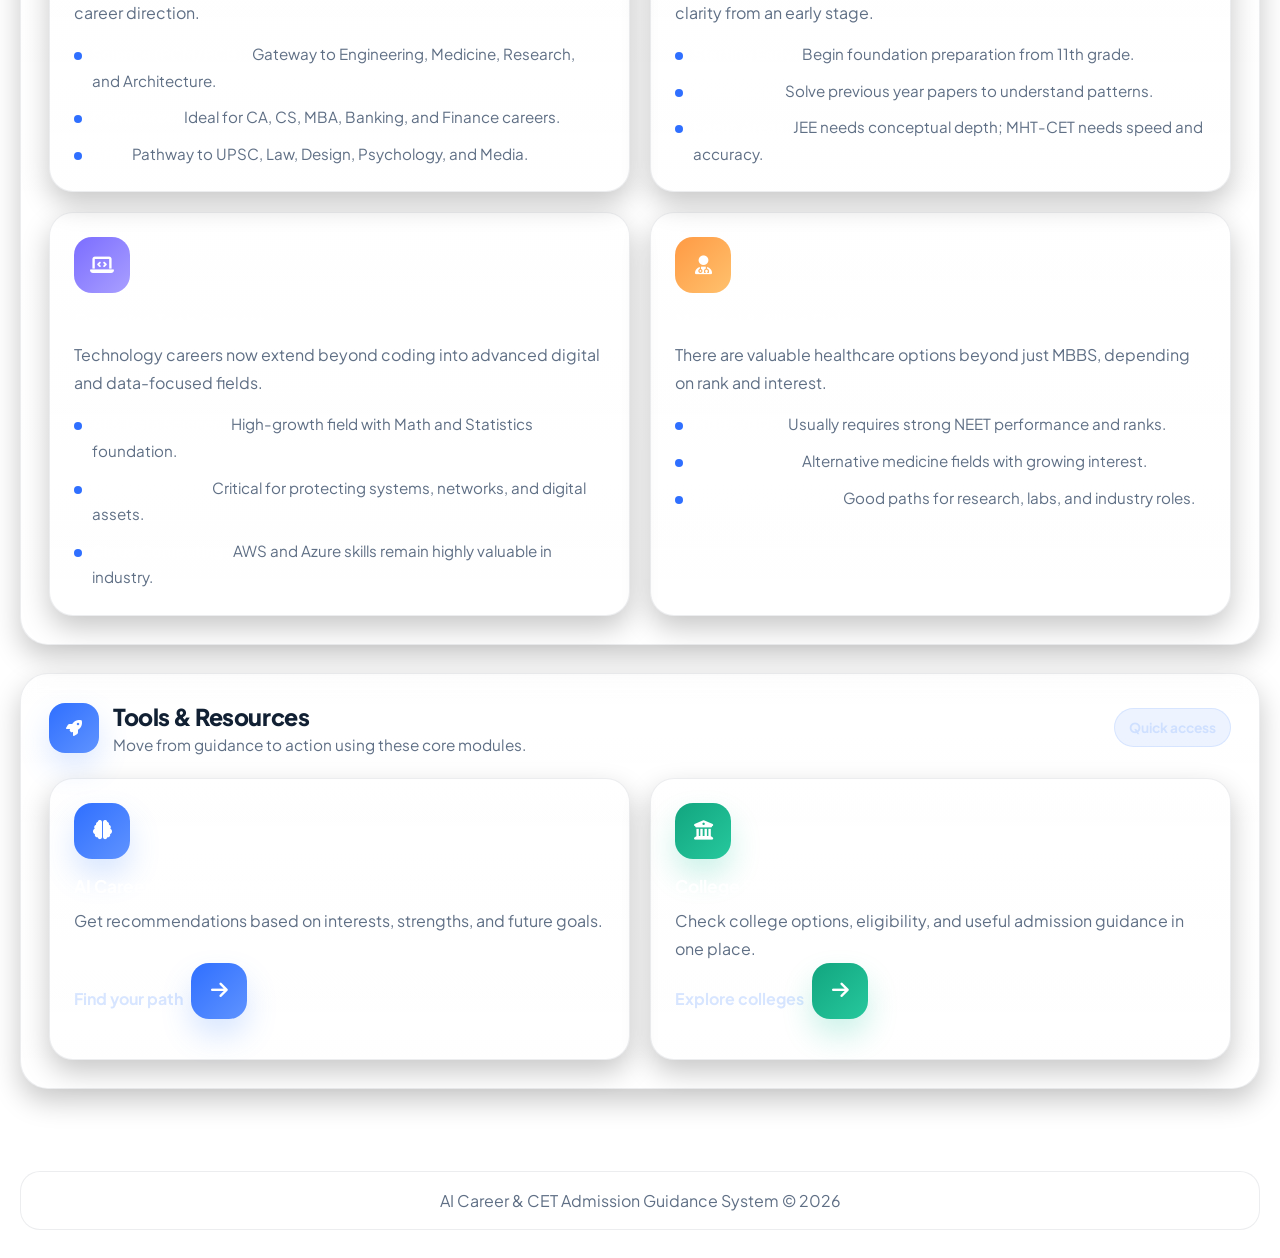
<file: frontend/dashboard.html>
<!DOCTYPE html>
<html lang="en" data-theme="light">

<head>
    <meta charset="UTF-8" />
    <meta name="viewport" content="width=device-width, initial-scale=1.0" />
    <title>Career Guidance - Dashboard</title>

    <link rel="stylesheet" href="https://cdnjs.cloudflare.com/ajax/libs/font-awesome/6.4.0/css/all.min.css" />
    <link href="https://fonts.googleapis.com/css2?family=Plus+Jakarta+Sans:wght@400;500;600;700;800&display=swap"
          rel="stylesheet" />
<!--    <link rel="stylesheet" href="dashboard-style.css">-->

    <style>
        :root,
        html[data-theme="dark"] {
            --bg: #07111f;
            --bg-2: #0c1728;
            --panel: rgba(15, 24, 40, 0.88);
            --panel-solid: #0f1828;
            --panel-soft: #162338;
            --card: #101b2d;
            --card-2: #16243a;
            --text: #f5f7fb;
            --muted: #a8b3c7;
            --soft: #d9e1f1;
            --primary: #4f8cff;
            --primary-2: #76a7ff;
            --accent: #18c29c;
            --accent-2: #35dbb8;
            --line: rgba(255, 255, 255, 0.08);
            --line-strong: rgba(255, 255, 255, 0.14);
            --shadow-sm: 0 12px 28px rgba(0, 0, 0, 0.22);
            --shadow-md: 0 22px 50px rgba(0, 0, 0, 0.32);
            --shadow-lg: 0 30px 80px rgba(0, 0, 0, 0.42);
            --radius-sm: 14px;
            --radius-md: 22px;
            --radius-lg: 32px;
            --container: 1240px;
            --transition: all 0.35s cubic-bezier(0.22, 1, 0.36, 1);
        }

        html[data-theme="light"] {
            --bg: #f4f7fb;
            --bg-2: #eaf0f8;
            --panel: rgba(255, 255, 255, 0.9);
            --panel-solid: #ffffff;
            --panel-soft: #eef3f9;
            --card: #ffffff;
            --card-2: #f3f6fb;
            --text: #112033;
            --muted: #5f6f85;
            --soft: #24364c;
            --primary: #2f6fff;
            --primary-2: #5f93ff;
            --accent: #12a57f;
            --accent-2: #26c89d;
            --line: rgba(17, 32, 51, 0.08);
            --line-strong: rgba(17, 32, 51, 0.14);
        }
                * {
                    margin: 0;
                    padding: 0;
                    box-sizing: border-box;
                }

                html {
                    scroll-behavior: smooth;
                }

          body {
    font-family: 'Plus Jakarta Sans', sans-serif;
    min-height: 100vh;
    color: var(--text);
    background:
        linear-gradient(
            rgba(7, 17, 31, 0.72),
            rgba(7, 17, 31, 0.82)
        ),
        url("assets/images/img.png");
    background-size: cover;
    background-position: center;
    background-repeat: no-repeat;
    background-attachment: fixed;
    overflow-x: hidden;
}
html[data-theme="light"] body {
    background:
        linear-gradient(
            rgba(244, 247, 251, 0.78),
            rgba(234, 240, 248, 0.86)
        ),
        url("assets/images/img.png");
    background-size: cover;
    background-position: center;
    background-repeat: no-repeat;
    background-attachment: fixed;
}

                body::before {
                    content: "";
                    position: fixed;
                    inset: 0;
                    pointer-events: none;
                    background:
                        linear-gradient(rgba(255, 255, 255, 0.015), rgba(255, 255, 255, 0.015)),
                        repeating-linear-gradient(90deg,
                            transparent 0,
                            transparent 90px,
                            rgba(255, 255, 255, 0.015) 91px);
                    opacity: 0.6;
                    z-index: -1;
                }

                .container {
                    width: min(var(--container), calc(100% - 36px));
                    margin: 0 auto;
                }

                /* NAVBAR */
              #navbar-container {
    width: min(var(--container), calc(100% - 36px));
    margin: 20px auto 18px;
    padding: 14px 18px;
    border-radius: 22px;
    background: var(--panel);
    border: 1px solid var(--line);
    backdrop-filter: blur(14px);
    -webkit-backdrop-filter: blur(14px);
    box-shadow: var(--shadow-sm);
    overflow: hidden;
}

#navbar-container,
#navbar-container * {
    color: var(--text) !important;
}

                .nav-fixed-layout {
                    display: flex;
                    align-items: center;
                    justify-content: space-between;
                    gap: 18px;
                    flex-wrap: wrap;
                }

                .nav-brand {
                    display: inline-flex;
                    align-items: center;
                    gap: 10px;
                    font-size: 1.8rem;
                    font-weight: 800;
                    color: var(--text) !important;
                    text-decoration: none !important;
                    white-space: nowrap;
                }

                .nav-right {
                    display: flex;
                    align-items: center;
                    gap: 12px;
                    flex-wrap: wrap;
                }

                .nav-link {
                    display: inline-flex;
                    align-items: center;
                    justify-content: center;
                    min-height: 42px;
                    padding: 10px 14px;
                    border-radius: 12px;
                    text-decoration: none !important;
                    font-weight: 600;
                    color: #dce7ff !important;
                    transition: var(--transition);
                    white-space: nowrap;
                }

                .nav-link:hover {
                    background: rgba(255, 255, 255, 0.06);
                    color: #ffffff !important;
                }

                .nav-link.active {
                    background: linear-gradient(135deg, rgba(79, 140, 255, 0.18), rgba(79, 140, 255, 0.10));
                    border: 1px solid rgba(79, 140, 255, 0.22);
                    color: #ffffff !important;
                }

                .nav-select {
                    min-height: 42px;
                    padding: 0 14px;
                    border-radius: 12px;
                    border: 1px solid rgba(255, 255, 255, 0.10);
                    background: rgba(255, 255, 255, 0.06);
                    color: #ffffff !important;
                    font-weight: 600;
                    outline: none;
                }

                .nav-user {
                    display: inline-flex;
                    align-items: center;
                    gap: 10px;
                    padding: 10px 14px;
                    border-radius: 12px;
                    background: rgba(255, 255, 255, 0.04);
                    border: 1px solid rgba(255, 255, 255, 0.06);
                    font-weight: 700;
                    white-space: nowrap;
                }

                .nav-user a {
                    color: #8ab4ff !important;
                    text-decoration: none !important;
                    font-weight: 700;
                }

                .dashboard-shell {
                    padding: 10px 0 54px;
                }

               .top-toolbar {
    width: min(var(--container), calc(100% - 36px));
    margin: 0 auto 18px;
    display: flex;
    justify-content: flex-end;
    position: relative;
    z-index: 999;
}

               .theme-toggle {
    width: 48px;
    height: 48px;
    border-radius: 50%;
    border: 1px solid var(--line);
    background: var(--panel);
    color: var(--text);
    display: grid;
    place-items: center;
    cursor: pointer;
    backdrop-filter: blur(10px);
    -webkit-backdrop-filter: blur(10px);
    box-shadow: var(--shadow-sm);
    transition: var(--transition);
    position: relative;
    z-index: 1000;
    pointer-events: auto;
}
.dashboard-intro,
.section,
.footer,
#navbar-container {
    position: relative;
    z-index: 1;
}

                .theme-toggle:hover {
                    transform: translateY(-4px);
                    border-color: var(--line-strong);
                    background: rgba(255, 255, 255, 0.07);
                }

                .dashboard-intro {
                    position: relative;
                    overflow: hidden;
                    display: grid;
                    grid-template-columns: minmax(0, 1.2fr) 380px;
                    gap: 28px;
                    min-height: 440px;
                    padding: 34px;
                    border-radius: 34px;
                    background:
                        linear-gradient(135deg, rgba(255, 255, 255, 0.06), rgba(255, 255, 255, 0.02)),
                        linear-gradient(120deg, #101b2d 0%, #0d1728 45%, #12233a 100%);
                    border: 1px solid var(--line);
                    box-shadow: var(--shadow-lg);
                    isolation: isolate;
                }

                .dashboard-intro::before {
                    content: "";
                    position: absolute;
                    width: 420px;
                    height: 420px;
                    right: -120px;
                    top: -120px;
                    border-radius: 50%;
                    background: radial-gradient(circle, rgba(79, 140, 255, 0.18), transparent 65%);
                    z-index: -1;
                }

                .dashboard-intro::after {
                    content: "";
                    position: absolute;
                    width: 280px;
                    height: 280px;
                    left: 36%;
                    bottom: -140px;
                    border-radius: 50%;
                    background: radial-gradient(circle, rgba(24, 194, 156, 0.12), transparent 65%);
                    z-index: -1;
                }

                .hero-copy {
                    display: flex;
                    flex-direction: column;
                    justify-content: center;
                    max-width: 700px;
                }

                .intro-badge {
                    display: inline-flex;
                    align-items: center;
                    gap: 10px;
                    width: fit-content;
                    padding: 10px 16px;
                    border-radius: 999px;
                    margin-bottom: 20px;
                    border: 1px solid rgba(255, 255, 255, 0.08);
                    background: rgba(255, 255, 255, 0.05);
                    color: #dbe7ff;
                    font-size: 0.9rem;
                    font-weight: 600;
                    letter-spacing: 0.01em;
                }

                .dashboard-intro h1 {
                    font-size: clamp(2.7rem, 5.2vw, 4.8rem);
                    line-height: 0.98;
                    letter-spacing: -0.04em;
                    font-weight: 800;
                    max-width: 9ch;
                    margin-bottom: 18px;
                    color: #ffffff;
                }

                .dashboard-intro h1 .accent-text {
                    color: #9ec2ff;
                }

                .dashboard-intro p {
                    max-width: 58ch;
                    font-size: 1.08rem;
                    line-height: 1.85;
                    color: var(--muted);
                    margin-bottom: 28px;
                }

                .hero-actions {
                    display: flex;
                    flex-wrap: wrap;
                    gap: 14px;
                }

                .hero-btn {
                    min-height: 52px;
                    padding: 13px 22px;
                    border-radius: 16px;
                    display: inline-flex;
                    align-items: center;
                    justify-content: center;
                    gap: 10px;
                    text-decoration: none;
                    font-weight: 700;
                    transition: var(--transition);
                    border: 1px solid transparent;
                }

                .hero-btn.primary {
                    color: #fff;
                    background: linear-gradient(135deg, var(--primary), var(--primary-2));
                    box-shadow: 0 16px 34px rgba(79, 140, 255, 0.32);
                }

                .hero-btn.primary:hover {
                    transform: translateY(-4px);
                    box-shadow: 0 22px 42px rgba(79, 140, 255, 0.42);
                }

                .hero-btn.secondary {
                    color: var(--soft);
                    background: rgba(255, 255, 255, 0.04);
                    border-color: rgba(255, 255, 255, 0.08);
                }

                .hero-btn.secondary:hover {
                    transform: translateY(-4px);
                    background: rgba(255, 255, 255, 0.08);
                    border-color: rgba(255, 255, 255, 0.14);
                }

                .hero-panel {
                    display: flex;
                    flex-direction: column;
                    gap: 16px;
                    justify-content: center;
                }

                .stat-card {
                    padding: 22px;
                    border-radius: 24px;
                    background: linear-gradient(180deg, rgba(255, 255, 255, 0.06), rgba(255, 255, 255, 0.03));
                    border: 1px solid rgba(255, 255, 255, 0.08);
                    box-shadow: var(--shadow-sm);
                    transition: var(--transition);
                }

                .stat-card:hover {
                    transform: translateY(-6px);
                    border-color: rgba(255, 255, 255, 0.14);
                }

                .stat-top {
                    display: flex;
                    align-items: center;
                    justify-content: space-between;
                    margin-bottom: 16px;
                }

                .stat-top span {
                    color: #dce6f8;
                    font-weight: 600;
                    font-size: 1rem;
                }

                .stat-top i {
                    width: 44px;
                    height: 44px;
                    display: grid;
                    place-items: center;
                    border-radius: 14px;
                    color: #fff;
                    background: rgba(255, 255, 255, 0.07);
                    border: 1px solid rgba(255, 255, 255, 0.08);
                }

                .stat-value {
                    font-size: 2rem;
                    line-height: 1;
                    font-weight: 800;
                    letter-spacing: -0.03em;
                    color: #fff;
                    margin-bottom: 10px;
                }

                .stat-label {
                    color: var(--muted);
                    line-height: 1.65;
                    font-size: 0.96rem;
                }

                .section {
                    margin-top: 28px;
                    padding: 28px;
                    border-radius: 28px;
                    background: linear-gradient(180deg, rgba(255, 255, 255, 0.05), rgba(255, 255, 255, 0.025));
                    border: 1px solid var(--line);
                    box-shadow: var(--shadow-sm);
                    backdrop-filter: blur(10px);
                }

                .section-header {
                    display: flex;
                    justify-content: space-between;
                    align-items: center;
                    gap: 16px;
                    flex-wrap: wrap;
                    margin-bottom: 24px;
                }

                .section-title-wrap {
                    display: flex;
                    align-items: center;
                    gap: 14px;
                }

                .icon-wrap {
                    width: 50px;
                    height: 50px;
                    border-radius: 16px;
                    display: grid;
                    place-items: center;
                    color: white;
                    background: linear-gradient(135deg, var(--primary), var(--primary-2));
                    box-shadow: 0 14px 30px rgba(79, 140, 255, 0.2);
                }

                .section-header h2 {
                    font-size: 1.45rem;
                    font-weight: 800;
                    color: var(--text);
                    margin-bottom: 4px;
                    letter-spacing: -0.02em;
                }

                .section-header p {
                    color: var(--muted);
                    font-size: 0.96rem;
                }

                .section-chip {
                    padding: 10px 14px;
                    border-radius: 999px;
                    background: rgba(79, 140, 255, 0.10);
                    color: #cfe0ff;
                    border: 1px solid rgba(79, 140, 255, 0.14);
                    font-size: 0.86rem;
                    font-weight: 700;
                }

                .overview-grid {
                    display: grid;
                    grid-template-columns: repeat(4, minmax(0, 1fr));
                    gap: 18px;
                }

                .overview-card,
                .tip-card,
                .tool-card {
                    background: linear-gradient(180deg, rgba(255, 255, 255, 0.045), rgba(255, 255, 255, 0.03));
                    border: 1px solid var(--line);
                    box-shadow: var(--shadow-sm);
                }

                .overview-card {
                    border-radius: 22px;
                    padding: 22px;
                    transition: var(--transition);
                }

                .overview-card:hover {
                    transform: translateY(-6px);
                    border-color: rgba(255, 255, 255, 0.14);
                }

                .card-icon,
                .tip-icon,
                .tool-card i {
                    width: 56px;
                    height: 56px;
                    border-radius: 18px;
                    display: grid;
                    place-items: center;
                    color: white;
                    margin-bottom: 16px;
                    font-size: 1.2rem;
                }

                .bg-blue {
                    background: linear-gradient(135deg, var(--primary), var(--primary-2));
                }

                .bg-green {
                    background: linear-gradient(135deg, var(--accent), var(--accent-2));
                }

                .bg-purple {
                    background: linear-gradient(135deg, #7b6dff, #a99fff);
                }

                .bg-orange {
                    background: linear-gradient(135deg, #ff9a44, #ffc16d);
                }

                .overview-card h3,
                .tip-card h3,
                .tool-card h3 {
                    color: #fff;
                    font-size: 1.08rem;
                    margin-bottom: 10px;
                    font-weight: 700;
                }

                .overview-card p,
                .tip-card p,
                .tool-card p,
                .tip-card li {
                    color: var(--muted);
                    line-height: 1.75;
                }

                .tips-grid,
                .tools-grid {
                    display: grid;
                    grid-template-columns: repeat(2, minmax(0, 1fr));
                    gap: 20px;
                }

                .tip-card {
                    border-radius: 24px;
                    padding: 24px;
                    transition: var(--transition);
                }

                .tip-card:hover {
                    transform: translateY(-8px);
                    border-color: rgba(255, 255, 255, 0.14);
                }

                .tip-card ul {
                    list-style: none;
                    display: grid;
                    gap: 10px;
                    margin-top: 14px;
                }

                .tip-card li {
                    position: relative;
                    padding-left: 18px;
                    font-size: 0.95rem;
                }

                .tip-card li::before {
                    content: "";
                    position: absolute;
                    left: 0;
                    top: 11px;
                    width: 8px;
                    height: 8px;
                    border-radius: 50%;
                    background: var(--primary);
                }

                .tip-card strong {
                    color: #fff;
                }

                .tool-card {
                    text-decoration: none;
                    color: inherit;
                    border-radius: 24px;
                    padding: 24px;
                    min-height: 210px;
                    display: flex;
                    flex-direction: column;
                    justify-content: space-between;
                    transition: var(--transition);
                }

                .tool-card:hover {
                    transform: translateY(-8px);
                    border-color: rgba(255, 255, 255, 0.14);
                }

                .tool-card i {
                    background: linear-gradient(135deg, var(--primary), var(--primary-2));
                    box-shadow: 0 16px 30px rgba(79, 140, 255, 0.22);
                }

                .tool-card:nth-child(2) i {
                    background: linear-gradient(135deg, var(--accent), var(--accent-2));
                    box-shadow: 0 16px 30px rgba(24, 194, 156, 0.22);
                }

                .tool-card span {
                    color: #d7e5ff;
                    font-weight: 700;
                    display: inline-flex;
                    align-items: center;
                    gap: 8px;
                }

                .footer {
                    margin-top: 28px;
                    padding-bottom: 28px;
                }

                .footer .container {
                    padding: 18px 22px;
                    border-radius: 20px;
                    text-align: center;
                    color: var(--muted);
                    background: rgba(255, 255, 255, 0.03);
                    border: 1px solid var(--line);
                }

                .reveal {
                    opacity: 0;
                    transform: translateY(28px);
                    transition: opacity 0.7s ease, transform 0.7s ease;
                }

                .reveal.active {
                    opacity: 1;
                    transform: translateY(0);
                }

                @media (max-width: 1100px) {
                    .dashboard-intro {
                        grid-template-columns: 1fr;
                        min-height: auto;
                    }

                    .hero-copy {
                        max-width: 100%;
                    }

                    .overview-grid {
                        grid-template-columns: repeat(2, minmax(0, 1fr));
                    }
                }

                @media (max-width: 900px) {
                    .nav-fixed-layout {
                        flex-direction: column;
                        align-items: stretch;
                    }

                    .nav-right {
                        justify-content: flex-start;
                    }
                }

                @media (max-width: 768px) {

                    .container,
                    .top-toolbar,
                    #navbar-container {
                        width: min(var(--container), calc(100% - 20px));
                    }

                    .dashboard-shell {
                        padding-top: 14px;
                    }

                    .dashboard-intro {
                        padding: 22px;
                        border-radius: 24px;
                        gap: 20px;
                    }

                    .dashboard-intro h1 {
                        font-size: 2.4rem;
                        max-width: 100%;
                    }

                    .dashboard-intro p {
                        font-size: 1rem;
                    }

                    .hero-actions {
                        flex-direction: column;
                    }

                    .hero-btn {
                        width: 100%;
                    }

                    .overview-grid,
                    .tips-grid,
                    .tools-grid {
                        grid-template-columns: 1fr;
                    }

                    .section {
                        padding: 20px;
                        border-radius: 22px;
                    }

                    .nav-right {
                        gap: 8px;
                    }

                    .nav-link,
                    .nav-user,
                    .nav-select {
                        width: 100%;
                        justify-content: center;
                    }
                }
    </style>
</head>

<body>
<div id="navbar-container"></div>

<div class="top-toolbar reveal">
    <button type="button" class="theme-toggle" id="themeToggle" aria-label="Toggle theme">
        <i class="fas fa-moon"></i>
    </button>
</div>

<main class="container dashboard-shell">
    <section class="dashboard-intro reveal">
        <div class="hero-copy">
            <div class="intro-badge">
                <i class="fas fa-sparkles"></i>
                <span>AI-Powered Career Planning Dashboard</span>
            </div>

            <h1>
                Welcome to <br>
                Your <span class="accent-text">Career</span> <br>
                Guidance Hub
            </h1>

            <p>
                Explore your future with smarter recommendations, exam insights,
                stream planning, and college guidance in one polished dashboard experience.
            </p>

            <div class="hero-actions">
                <a href="career_preference.html" class="hero-btn primary">
                    <i class="fas fa-brain"></i>
                    Try Career Recommender
                </a>

                <a href="colleges_engineering.html" class="hero-btn secondary">
                    <i class="fas fa-university"></i>
                    Explore Colleges
                </a>
            </div>
        </div>

        <div class="hero-panel">
            <div class="stat-card">
                <div class="stat-top">
                    <span>Top Streams</span>
                    <i class="fas fa-compass"></i>
                </div>
                <div class="stat-value">3+</div>
                <div class="stat-label">Science, Commerce, and Arts pathways curated for students.</div>
            </div>

            <div class="stat-card">
                <div class="stat-top">
                    <span>Exams Focus</span>
                    <i class="fas fa-chart-line"></i>
                </div>
                <div class="stat-value">JEE / NEET</div>
                <div class="stat-label">Preparation strategy, speed, concepts, and smart practice methods.</div>
            </div>

            <div class="stat-card">
                <div class="stat-top">
                    <span>Future Skills</span>
                    <i class="fas fa-laptop-code"></i>
                </div>
                <div class="stat-value">AI • Cloud</div>
                <div class="stat-label">Trending domains with strong demand and long-term career growth.</div>
            </div>
        </div>
    </section>

    <section class="section reveal">
        <div class="section-header">
            <div class="section-title-wrap">
                <div class="icon-wrap">
                    <i class="fas fa-grip"></i>
                </div>
                <div>
                    <h2>Career Overview</h2>
                    <p>Quick pathways to help you understand your options clearly.</p>
                </div>
            </div>
            <div class="section-chip">Plan smart</div>
        </div>

        <div class="overview-grid">
            <div class="overview-card">
                <div class="card-icon bg-blue"><i class="fas fa-atom"></i></div>
                <h3>Science Stream</h3>
                <p>Best for engineering, medicine, research, architecture, and technical careers.</p>
            </div>

            <div class="overview-card">
                <div class="card-icon bg-green"><i class="fas fa-chart-pie"></i></div>
                <h3>Commerce Stream</h3>
                <p>Strong path for CA, finance, banking, business, economics, and management roles.</p>
            </div>

            <div class="overview-card">
                <div class="card-icon bg-purple"><i class="fas fa-scale-balanced"></i></div>
                <h3>Arts Stream</h3>
                <p>Ideal for law, UPSC, design, psychology, media, and social science careers.</p>
            </div>

            <div class="overview-card">
                <div class="card-icon bg-orange"><i class="fas fa-rocket"></i></div>
                <h3>Future Careers</h3>
                <p>Explore emerging options like AI, cyber security, cloud, biotech, and analytics.</p>
            </div>
        </div>
    </section>

    <section class="section reveal">
        <div class="section-header">
            <div class="section-title-wrap">
                <div class="icon-wrap">
                    <i class="fas fa-lightbulb"></i>
                </div>
                <div>
                    <h2>Career Guidance Tips & Insights</h2>
                    <p>Practical guidance for streams, exams, emerging careers, and medical options.</p>
                </div>
            </div>
            <div class="section-chip">Student guidance</div>
        </div>

        <div class="tips-grid">
            <div class="tip-card">
                <div class="tip-icon bg-blue"><i class="fas fa-road"></i></div>
                <h3>Choosing the Right Stream</h3>
                <p>After 10th, your stream choice shapes your long-term academic and career direction.</p>
                <ul>
                    <li><strong>Science (PCM/PCB):</strong> Gateway to Engineering, Medicine, Research, and Architecture.</li>
                    <li><strong>Commerce:</strong> Ideal for CA, CS, MBA, Banking, and Finance careers.</li>
                    <li><strong>Arts:</strong> Pathway to UPSC, Law, Design, Psychology, and Media.</li>
                </ul>
            </div>

            <div class="tip-card">
                <div class="tip-icon bg-green"><i class="fas fa-clipboard-check"></i></div>
                <h3>Entrance Exam Strategy</h3>
                <p>Success needs consistent revision, mock practice, and concept clarity from an early stage.</p>
                <ul>
                    <li><strong>Starting Early:</strong> Begin foundation preparation from 11th grade.</li>
                    <li><strong>Mock Tests:</strong> Solve previous year papers to understand patterns.</li>
                    <li><strong>Focus Areas:</strong> JEE needs conceptual depth; MHT-CET needs speed and accuracy.</li>
                </ul>
            </div>

            <div class="tip-card">
                <div class="tip-icon bg-purple"><i class="fas fa-laptop-code"></i></div>
                <h3>Emerging Tech Careers</h3>
                <p>Technology careers now extend beyond coding into advanced digital and data-focused fields.</p>
                <ul>
                    <li><strong>AI & Data Science:</strong> High-growth field with Math and Statistics foundation.</li>
                    <li><strong>Cyber Security:</strong> Critical for protecting systems, networks, and digital assets.</li>
                    <li><strong>Cloud Computing:</strong> AWS and Azure skills remain highly valuable in industry.</li>
                </ul>
            </div>

            <div class="tip-card">
                <div class="tip-icon bg-orange"><i class="fas fa-user-doctor"></i></div>
                <h3>Medical & Allied Fields</h3>
                <p>There are valuable healthcare options beyond just MBBS, depending on rank and interest.</p>
                <ul>
                    <li><strong>MBBS/BDS:</strong> Usually requires strong NEET performance and ranks.</li>
                    <li><strong>BAMS/BHMS:</strong> Alternative medicine fields with growing interest.</li>
                    <li><strong>Pharmacy/Biotech:</strong> Good paths for research, labs, and industry roles.</li>
                </ul>
            </div>
        </div>
    </section>

    <section class="section reveal">
        <div class="section-header">
            <div class="section-title-wrap">
                <div class="icon-wrap">
                    <i class="fas fa-rocket"></i>
                </div>
                <div>
                    <h2>Tools & Resources</h2>
                    <p>Move from guidance to action using these core modules.</p>
                </div>
            </div>
            <div class="section-chip">Quick access</div>
        </div>

        <div class="tools-grid">
            <a href="career_preference.html" class="tool-card">
                <div>
                    <i class="fas fa-brain"></i>
                    <h3>AI Career Recommender</h3>
                    <p>Get recommendations based on interests, strengths, and future goals.</p>
                </div>
                <span>Find your path <i class="fas fa-arrow-right"></i></span>
            </a>

            <a href="colleges_engineering.html" class="tool-card">
                <div>
                    <i class="fas fa-university"></i>
                    <h3>College Search</h3>
                    <p>Check college options, eligibility, and useful admission guidance in one place.</p>
                </div>
                <span>Explore colleges <i class="fas fa-arrow-right"></i></span>
            </a>
        </div>
    </section>
</main>

<footer class="footer reveal">
    <div class="container">
        <p>AI Career & CET Admission Guidance System &copy; 2026</p>
    </div>
</footer>

<script src="components/navbar.js"></script>
<script src="script.js"></script>

<script>
    document.addEventListener("DOMContentLoaded", function () {
        const navbar = document.getElementById("navbar-container");

        if (navbar) {
            navbar.innerHTML = `
                <div class="nav-fixed-layout">
                    <a href="dashboard.html" class="nav-brand">
                        <i class="fas fa-briefcase"></i>
                        CareerAI
                    </a>

                    <div class="nav-right">
                        <a href="dashboard.html" class="nav-link active">Home</a>
                        <a href="career_preference.html" class="nav-link">Career Preference</a>
                        <a href="colleges_engineering.html" class="nav-link">Engineering</a>
                        <a href="colleges_medical.html" class="nav-link">Medical</a>
                        <a href="colleges_high_school.html" class="nav-link">11th/12th</a>

                        <select class="nav-select">
                            <option>Colleges</option>
                            <option>Engineering</option>
                            <option>Medical</option>
                        </select>

                        <div class="nav-user">
                            <span>Hello,</span>
                            <a href="profile.html">My Profile</a>
                        </div>
                    </div>
                </div>
            `;
        }


        const revealEls = document.querySelectorAll(".reveal");

        const observer = new IntersectionObserver(
            (entries) => {
                entries.forEach((entry) => {
                    if (entry.isIntersecting) {
                        entry.target.classList.add("active");
                    }
                });
            },
            { threshold: 0.12 }
        );

        revealEls.forEach((el) => observer.observe(el));
    });
</script>

</body>

</html>
</file>
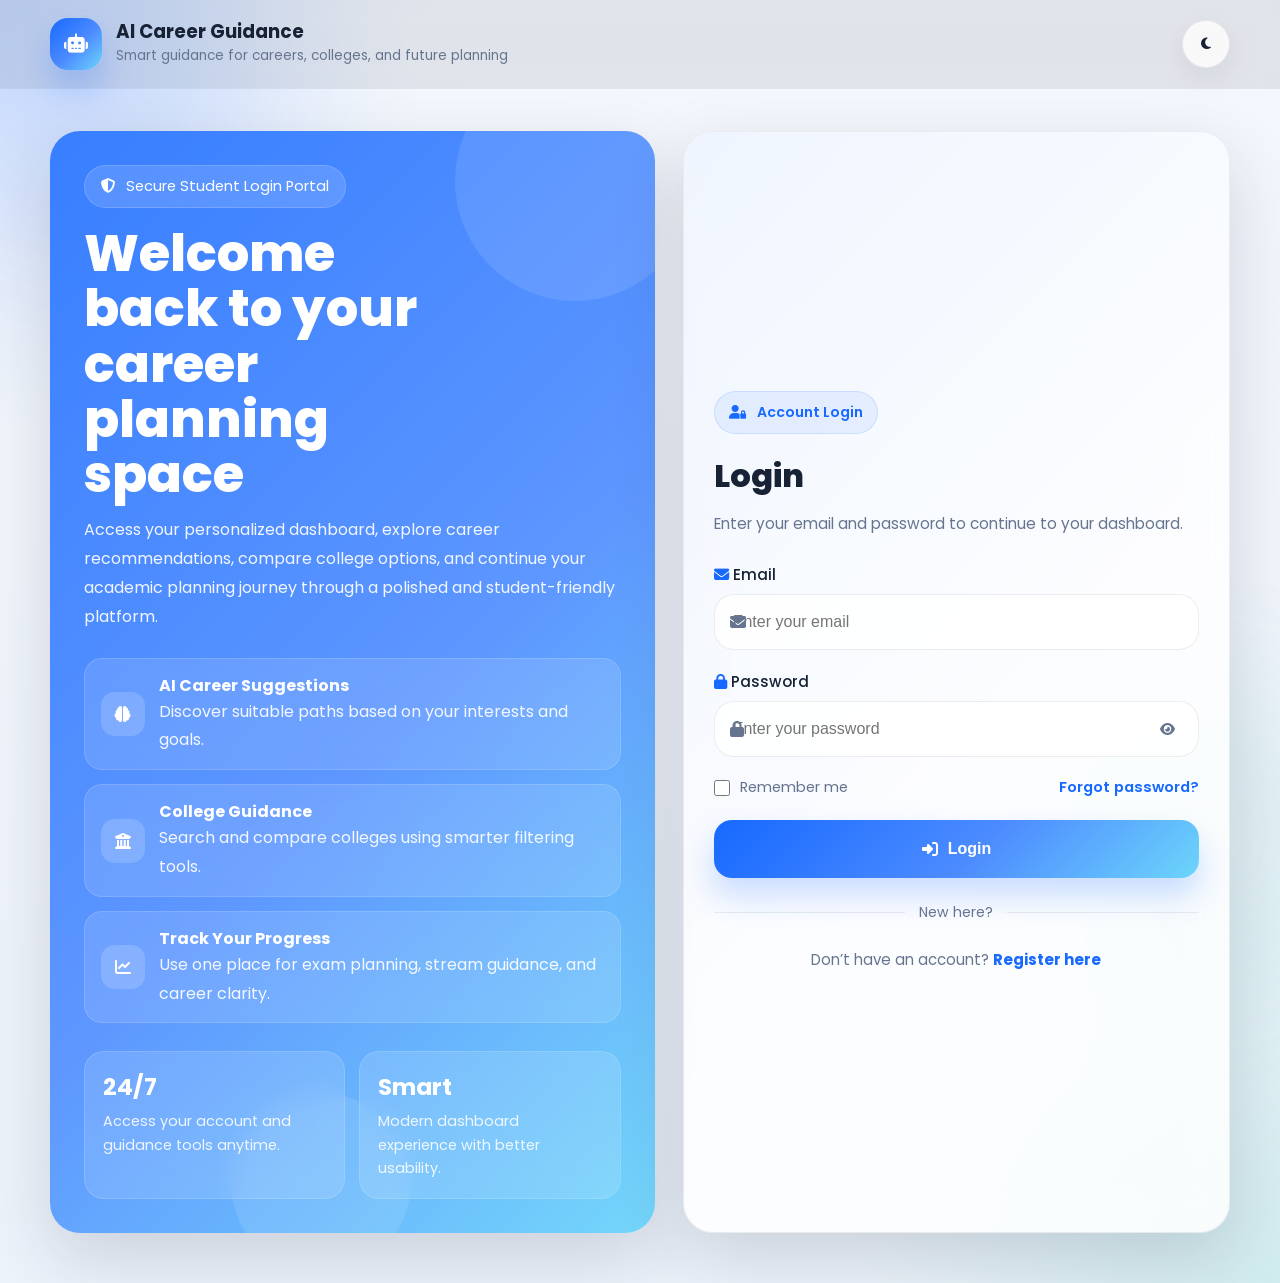
<file: frontend/login.html>
<!DOCTYPE html>
<html lang="en" data-theme="light">

<head>
    <meta charset="UTF-8">
    <meta name="viewport" content="width=device-width, initial-scale=1.0">
    <title>Login - AI Career Guidance</title>

    <link rel="stylesheet" href="https://cdnjs.cloudflare.com/ajax/libs/font-awesome/6.4.0/css/all.min.css">
    <link href="https://fonts.googleapis.com/css2?family=Poppins:wght@300;400;500;600;700;800&display=swap"
        rel="stylesheet">

    <style>
        :root {
            --bg: #f4f7fc;
            --bg-secondary: #edf3fb;
            --surface: rgba(255, 255, 255, 0.82);
            --surface-strong: #ffffff;
            --text: #182235;
            --text-muted: #66758f;
            --border: rgba(24, 34, 53, 0.08);
            --primary: #1769ff;
            --primary-dark: #0f4fd9;
            --accent: #00b894;
            --danger: #ff6b6b;
            --shadow-sm: 0 10px 30px rgba(24, 34, 53, 0.08);
            --shadow-md: 0 18px 45px rgba(24, 34, 53, 0.12);
            --shadow-lg: 0 26px 70px rgba(24, 34, 53, 0.16);
            --gradient-primary: linear-gradient(135deg, #1769ff 0%, #4d8cff 55%, #6dd5fa 100%);
            --gradient-accent: linear-gradient(135deg, #00b894, #00cec9);
            --radius-sm: 14px;
            --radius-md: 20px;
            --radius-lg: 28px;
            --container: 1180px;
            --transition: all 0.35s cubic-bezier(0.22, 1, 0.36, 1);
        }

        [data-theme="dark"] {
            --bg: #09111f;
            --bg-secondary: #101a2d;
            --surface: rgba(16, 25, 43, 0.78);
            --surface-strong: #162238;
            --text: #eef4ff;
            --text-muted: #a9b7d1;
            --border: rgba(255, 255, 255, 0.08);
            --primary: #4d8dff;
            --primary-dark: #2d73ff;
            --accent: #1dd1a1;
            --danger: #ff8787;
            --shadow-sm: 0 10px 30px rgba(0, 0, 0, 0.22);
            --shadow-md: 0 18px 45px rgba(0, 0, 0, 0.30);
            --shadow-lg: 0 26px 70px rgba(0, 0, 0, 0.38);
            --gradient-primary: linear-gradient(135deg, #1e56d9 0%, #407bff 55%, #2bb7f0 100%);
            --gradient-accent: linear-gradient(135deg, #1dd1a1, #36e2d7);
        }

        * {
            margin: 0;
            padding: 0;
            box-sizing: border-box;
        }

        html {
            scroll-behavior: smooth;
        }

        body {
            font-family: 'Poppins', sans-serif;
            min-height: 100vh;
            color: var(--text);
            background:
                radial-gradient(circle at top left, rgba(23, 105, 255, 0.15), transparent 24%),
                radial-gradient(circle at bottom right, rgba(0, 184, 148, 0.12), transparent 24%),
                linear-gradient(180deg, var(--bg) 0%, var(--bg-secondary) 100%);
            overflow-x: hidden;
            transition: var(--transition);
        }

        body::before,
        body::after {
            content: "";
            position: fixed;
            width: 320px;
            height: 320px;
            border-radius: 50%;
            filter: blur(70px);
            z-index: -1;
            opacity: 0.4;
            pointer-events: none;
        }

        body::before {
            top: -90px;
            left: -70px;
            background: rgba(23, 105, 255, 0.22);
        }

        body::after {
            right: -70px;
            bottom: -90px;
            background: rgba(0, 184, 148, 0.18);
        }

        .container {
            width: min(var(--container), calc(100% - 32px));
            margin: 0 auto;
        }

        .header {
            position: sticky;
            top: 0;
            z-index: 50;
            padding: 18px 0;
            background: rgba(10, 17, 31, 0.08);
            backdrop-filter: blur(14px);
            border-bottom: 1px solid rgba(255, 255, 255, 0.06);
        }

        .header-inner {
            display: flex;
            align-items: center;
            justify-content: space-between;
            gap: 16px;
        }

        .logo {
            display: flex;
            align-items: center;
            gap: 14px;
        }

        .logo-mark {
            width: 52px;
            height: 52px;
            border-radius: 18px;
            display: grid;
            place-items: center;
            color: white;
            background: var(--gradient-primary);
            box-shadow: 0 18px 32px rgba(23, 105, 255, 0.24);
            font-size: 1.2rem;
        }

        .logo-text h1 {
            font-size: 1.15rem;
            line-height: 1.1;
            font-weight: 700;
        }

        .logo-text a {
            color: var(--text);
            text-decoration: none;
        }

        .logo-text p {
            color: var(--text-muted);
            font-size: 0.85rem;
            margin-top: 4px;
        }

        .theme-toggle {
            width: 48px;
            height: 48px;
            border-radius: 50%;
            border: 1px solid var(--border);
            background: var(--surface);
            color: var(--text);
            display: grid;
            place-items: center;
            backdrop-filter: blur(12px);
            box-shadow: var(--shadow-sm);
            cursor: pointer;
            transition: var(--transition);
        }

        .theme-toggle:hover {
            transform: translateY(-3px) rotate(8deg);
            box-shadow: var(--shadow-md);
        }

        .login-shell {
            min-height: calc(100vh - 96px);
            display: grid;
            place-items: center;
            padding: 42px 0 50px;
        }

        .login-layout {
            width: 100%;
            display: grid;
            grid-template-columns: 1.05fr 0.95fr;
            gap: 28px;
            align-items: stretch;
        }

        .login-showcase {
            position: relative;
            overflow: hidden;
            border-radius: 30px;
            padding: 34px;
            background:
                linear-gradient(135deg, rgba(255, 255, 255, 0.14), rgba(255, 255, 255, 0.05)),
                var(--gradient-primary);
            color: white;
            box-shadow: var(--shadow-lg);
            min-height: 600px;
            display: flex;
            flex-direction: column;
            justify-content: space-between;
            isolation: isolate;
        }

        .login-showcase::before,
        .login-showcase::after {
            content: "";
            position: absolute;
            border-radius: 50%;
            background: rgba(255, 255, 255, 0.10);
            z-index: -1;
        }

        .login-showcase::before {
            width: 240px;
            height: 240px;
            top: -70px;
            right: -40px;
        }

        .login-showcase::after {
            width: 180px;
            height: 180px;
            bottom: -40px;
            left: 30%;
        }

        .showcase-badge {
            display: inline-flex;
            align-items: center;
            gap: 10px;
            padding: 10px 16px;
            border-radius: 999px;
            background: rgba(255, 255, 255, 0.14);
            border: 1px solid rgba(255, 255, 255, 0.16);
            backdrop-filter: blur(10px);
            font-size: 0.92rem;
            margin-bottom: 18px;
        }

        .login-showcase h2 {
            font-size: clamp(2rem, 4vw, 3.3rem);
            line-height: 1.08;
            font-weight: 800;
            margin-bottom: 14px;
            max-width: 10ch;
        }

        .login-showcase p {
            color: rgba(255, 255, 255, 0.92);
            line-height: 1.8;
            max-width: 58ch;
            font-size: 1rem;
        }

        .feature-list {
            margin-top: 26px;
            display: grid;
            gap: 14px;
        }

        .feature-item {
            display: flex;
            align-items: center;
            gap: 14px;
            padding: 14px 16px;
            border-radius: 18px;
            background: rgba(255, 255, 255, 0.12);
            border: 1px solid rgba(255, 255, 255, 0.14);
            backdrop-filter: blur(12px);
            transition: var(--transition);
        }

        .feature-item:hover {
            transform: translateX(6px);
            background: rgba(255, 255, 255, 0.16);
        }

        .feature-item i {
            width: 44px;
            height: 44px;
            display: grid;
            place-items: center;
            border-radius: 14px;
            background: rgba(255, 255, 255, 0.16);
            flex-shrink: 0;
        }

        .mini-stats {
            display: grid;
            grid-template-columns: repeat(2, minmax(0, 1fr));
            gap: 14px;
            margin-top: 28px;
        }

        .mini-stat {
            padding: 18px;
            border-radius: 20px;
            background: rgba(255, 255, 255, 0.13);
            border: 1px solid rgba(255, 255, 255, 0.14);
            backdrop-filter: blur(12px);
        }

        .mini-stat h3 {
            font-size: 1.45rem;
            margin-bottom: 6px;
        }

        .mini-stat p {
            font-size: 0.9rem;
            line-height: 1.6;
            color: rgba(255, 255, 255, 0.88);
        }

        .login-card {
            position: relative;
            overflow: hidden;
            border-radius: 30px;
            padding: 30px;
            background: var(--surface);
            border: 1px solid var(--border);
            box-shadow: var(--shadow-lg);
            backdrop-filter: blur(18px);
            display: flex;
            flex-direction: column;
            justify-content: center;
        }

        .login-card::before {
            content: "";
            position: absolute;
            inset: 0;
            background: linear-gradient(135deg, rgba(23, 105, 255, 0.06), transparent 60%);
            pointer-events: none;
        }

        .login-card-inner {
            position: relative;
            z-index: 1;
        }

        .auth-chip {
            display: inline-flex;
            align-items: center;
            gap: 10px;
            padding: 10px 14px;
            border-radius: 999px;
            background: rgba(23, 105, 255, 0.08);
            color: var(--primary);
            border: 1px solid rgba(23, 105, 255, 0.12);
            font-size: 0.88rem;
            font-weight: 600;
            margin-bottom: 18px;
        }

        .login-title {
            font-size: 2rem;
            font-weight: 800;
            margin-bottom: 10px;
            color: var(--text);
        }

        .login-subtitle {
            color: var(--text-muted);
            line-height: 1.8;
            margin-bottom: 26px;
            font-size: 0.96rem;
        }

        .form-group {
            margin-bottom: 18px;
        }

        .form-group label {
            display: flex;
            align-items: center;
            gap: 10px;
            font-weight: 600;
            color: var(--text);
            margin-bottom: 10px;
            font-size: 0.95rem;
        }

        .form-group label i {
            color: var(--primary);
        }

        .input-wrap {
            position: relative;
        }

        .form-group input {
            width: 100%;
            min-height: 56px;
            border-radius: 16px;
            border: 1px solid var(--border);
            padding: 14px 16px 14px 48px;
            background: rgba(23, 105, 255, 0.03);
            color: var(--text);
            outline: none;
            font-size: 0.96rem;
            transition: var(--transition);
        }

        [data-theme="dark"] .form-group input {
            background: rgba(255, 255, 255, 0.03);
        }

        .form-group input:focus {
            border-color: rgba(23, 105, 255, 0.42);
            box-shadow: 0 0 0 4px rgba(23, 105, 255, 0.10);
            transform: translateY(-1px);
        }

        .input-icon {
            position: absolute;
            left: 16px;
            top: 50%;
            transform: translateY(-50%);
            color: var(--text-muted);
            transition: var(--transition);
        }

        .form-group input:focus+.input-icon {
            color: var(--primary);
        }

        .password-toggle {
            position: absolute;
            right: 14px;
            top: 50%;
            transform: translateY(-50%);
            width: 36px;
            height: 36px;
            border-radius: 10px;
            border: none;
            background: transparent;
            color: var(--text-muted);
            cursor: pointer;
            transition: var(--transition);
        }

        .password-toggle:hover {
            color: var(--primary);
            background: rgba(23, 105, 255, 0.08);
        }

        .form-meta {
            display: flex;
            justify-content: space-between;
            align-items: center;
            gap: 12px;
            margin: 6px 0 22px;
            flex-wrap: wrap;
        }

        .remember-me {
            display: inline-flex;
            align-items: center;
            gap: 10px;
            color: var(--text-muted);
            font-size: 0.92rem;
        }

        .remember-me input {
            width: 16px;
            height: 16px;
            accent-color: var(--primary);
        }

        .forgot-link {
            color: var(--primary);
            text-decoration: none;
            font-weight: 600;
            font-size: 0.92rem;
        }

        .forgot-link:hover {
            text-decoration: underline;
        }

        .btn-primary {
            width: 100%;
            min-height: 58px;
            border: none;
            border-radius: 18px;
            background: var(--gradient-primary);
            color: #fff;
            font-weight: 700;
            font-size: 1rem;
            display: inline-flex;
            align-items: center;
            justify-content: center;
            gap: 10px;
            cursor: pointer;
            box-shadow: 0 18px 32px rgba(23, 105, 255, 0.22);
            transition: var(--transition);
        }

        .btn-primary:hover {
            transform: translateY(-4px);
            box-shadow: 0 24px 44px rgba(23, 105, 255, 0.28);
        }

        .divider {
            display: flex;
            align-items: center;
            gap: 14px;
            margin: 24px 0;
            color: var(--text-muted);
            font-size: 0.88rem;
        }

        .divider::before,
        .divider::after {
            content: "";
            flex: 1;
            height: 1px;
            background: var(--border);
        }

        .register-text {
            text-align: center;
            color: var(--text-muted);
            line-height: 1.7;
            font-size: 0.94rem;
        }

        .register-text a {
            color: var(--primary);
            text-decoration: none;
            font-weight: 700;
        }

        .register-text a:hover {
            text-decoration: underline;
        }

        .fade-in-page {
            opacity: 0;
            transform: translateY(34px);
            transition: opacity 0.8s ease, transform 0.8s ease;
        }

        .fade-in-page.active {
            opacity: 1;
            transform: translateY(0);
        }

        .float-soft {
            animation: floatSoft 4.5s ease-in-out infinite;
        }

        @keyframes floatSoft {

            0%,
            100% {
                transform: translateY(0);
            }

            50% {
                transform: translateY(-8px);
            }
        }

        @media (max-width: 980px) {
            .login-layout {
                grid-template-columns: 1fr;
            }

            .login-showcase {
                min-height: auto;
            }
        }

        @media (max-width: 768px) {
            .container {
                width: min(var(--container), calc(100% - 22px));
            }

            .header {
                padding: 14px 0;
            }

            .header-inner {
                align-items: flex-start;
            }

            .logo-mark {
                width: 46px;
                height: 46px;
                border-radius: 16px;
            }

            .login-shell {
                padding: 28px 0 40px;
            }

            .login-showcase,
            .login-card {
                border-radius: 22px;
                padding: 22px;
            }

            .login-title {
                font-size: 1.7rem;
            }

            .medical-hero h1,
            .login-showcase h2 {
                max-width: 100%;
            }

            .mini-stats {
                grid-template-columns: 1fr;
            }
        }

        @media (max-width: 480px) {
            .form-meta {
                flex-direction: column;
                align-items: flex-start;
            }

            .theme-toggle {
                width: 44px;
                height: 44px;
            }

            .logo-text h1 {
                font-size: 1rem;
            }

            .login-showcase,
            .login-card {
                padding: 18px;
                border-radius: 18px;
            }

            .form-group input {
                min-height: 52px;
            }
        }
    </style>
</head>

<body>
    <header class="header fade-in-page">
        <div class="container header-inner">
            <div class="logo">
                <div class="logo-mark float-soft">
                    <i class="fas fa-robot"></i>
                </div>
                <div class="logo-text">
                    <h1><a href="dashboard.html">AI Career Guidance</a></h1>
                    <p>Smart guidance for careers, colleges, and future planning</p>
                </div>
            </div>

            <button class="theme-toggle" id="themeToggle" aria-label="Toggle theme">
                <i class="fas fa-moon"></i>
            </button>
        </div>
    </header>

    <main class="container login-shell">
        <div class="login-layout">
            <section class="login-showcase fade-in-page">
                <div>
                    <div class="showcase-badge">
                        <i class="fas fa-shield-halved"></i>
                        <span>Secure Student Login Portal</span>
                    </div>

                    <h2>Welcome back to your career planning space</h2>
                    <p>
                        Access your personalized dashboard, explore career recommendations,
                        compare college options, and continue your academic planning journey
                        through a polished and student-friendly platform.
                    </p>

                    <div class="feature-list">
                        <div class="feature-item">
                            <i class="fas fa-brain"></i>
                            <div>
                                <strong>AI Career Suggestions</strong>
                                <p>Discover suitable paths based on your interests and goals.</p>
                            </div>
                        </div>

                        <div class="feature-item">
                            <i class="fas fa-university"></i>
                            <div>
                                <strong>College Guidance</strong>
                                <p>Search and compare colleges using smarter filtering tools.</p>
                            </div>
                        </div>

                        <div class="feature-item">
                            <i class="fas fa-chart-line"></i>
                            <div>
                                <strong>Track Your Progress</strong>
                                <p>Use one place for exam planning, stream guidance, and career clarity.</p>
                            </div>
                        </div>
                    </div>
                </div>

                <div class="mini-stats">
                    <div class="mini-stat">
                        <h3>24/7</h3>
                        <p>Access your account and guidance tools anytime.</p>
                    </div>
                    <div class="mini-stat">
                        <h3>Smart</h3>
                        <p>Modern dashboard experience with better usability.</p>
                    </div>
                </div>
            </section>

            <section class="login-card fade-in-page">
                <div class="login-card-inner">
                    <div class="auth-chip">
                        <i class="fas fa-user-lock"></i>
                        <span>Account Login</span>
                    </div>

                    <h2 class="login-title">Login</h2>
                    <p class="login-subtitle">
                        Enter your email and password to continue to your dashboard.
                    </p>

                    <div class="form-group">
                        <label for="email"><i class="fas fa-envelope"></i> Email</label>
                        <div class="input-wrap">
                            <input type="email" id="email" placeholder="Enter your email" required>
                            <i class="fas fa-envelope input-icon"></i>
                        </div>
                    </div>

                    <div class="form-group">
                        <label for="password"><i class="fas fa-lock"></i> Password</label>
                        <div class="input-wrap">
                            <input type="password" id="password" placeholder="Enter your password" required>
                            <i class="fas fa-lock input-icon"></i>
                            <button type="button" class="password-toggle" id="passwordToggle"
                                aria-label="Show password">
                                <i class="fas fa-eye"></i>
                            </button>
                        </div>
                    </div>

                    <div class="form-meta">
                        <label class="remember-me">
                            <input type="checkbox">
                            <span>Remember me</span>
                        </label>
                        <a href="#" class="forgot-link" onclick="showForgotPasswordModal()">Forgot password?</a>
                    </div>

                    <button class="btn-primary" onclick="loginUser()">
                        <i class="fas fa-sign-in-alt"></i> Login
                    </button>

                    <div class="divider">New here?</div>

                    <p class="register-text">
                        Don’t have an account?
                        <a href="register.html">Register here</a>
                    </p>
                </div>
            </section>
        </div>
    </main>

    <script src="script.js"></script>

    <script>
        if (checkLoginState()) {
            window.location.href = 'dashboard.html';
        }
    </script>

    <!-- Forgot Password Modal -->
    <div id="forgotPasswordModal" class="modal" style="display: none;">
        <div class="modal-content">
            <div class="modal-header">
                <h3>Reset Your Password</h3>
                <button class="modal-close" onclick="closeForgotPasswordModal()">&times;</button>
            </div>
            <div class="modal-body">
                <div id="forgotStep1">
                    <p>Enter your email address and we'll send you a verification code.</p>
                    <div class="form-group">
                        <label for="resetEmail">Email Address</label>
                        <input type="email" id="resetEmail" placeholder="you@example.com" required>
                    </div>
                    <button class="btn-primary" onclick="sendResetOTP()">Send Verification Code</button>
                </div>

                <div id="forgotStep2" style="display: none;">
                    <p>Enter the 6-digit verification code sent to your email.</p>
                    <div class="form-group">
                        <label for="otpCode">Verification Code</label>
                        <input type="text" id="otpCode" placeholder="123456" maxlength="6" required>
                    </div>
                    <button class="btn-primary" onclick="verifyOTP()">Verify Code</button>
                    <p class="resend-text">Didn't receive the code? <a href="#" onclick="resendOTP()">Resend</a></p>
                </div>

                <div id="forgotStep3" style="display: none;">
                    <p>Create a new password for your account.</p>
                    <div class="form-group">
                        <label for="newPassword">New Password</label>
                        <input type="password" id="newPassword" placeholder="Enter new password" required>
                    </div>
                    <div class="form-group">
                        <label for="confirmPassword">Confirm Password</label>
                        <input type="password" id="confirmPassword" placeholder="Confirm new password" required>
                    </div>
                    <button class="btn-primary" onclick="resetPassword()">Reset Password</button>
                </div>

                <div id="forgotSuccess" style="display: none; text-align: center; padding: 20px;">
                    <div style="font-size: 48px; color: var(--accent); margin-bottom: 20px;">
                        <i class="fas fa-check-circle"></i>
                    </div>
                    <h3>Password Reset Successful!</h3>
                    <p>Your password has been reset successfully. You can now login with your new password.</p>
                    <button class="btn-primary" onclick="closeForgotPasswordModal()">Back to Login</button>
                </div>

                <div id="forgotError"
                    style="display: none; color: var(--danger); text-align: center; padding: 10px; background: rgba(255, 107, 107, 0.1); border-radius: 8px; margin-top: 15px;">
                    <p id="errorMessage"></p>
                </div>
            </div>
        </div>
    </div>

    <style>
        .modal {
            position: fixed;
            top: 0;
            left: 0;
            width: 100%;
            height: 100%;
            background: rgba(0, 0, 0, 0.6);
            display: flex;
            align-items: center;
            justify-content: center;
            z-index: 1000;
        }

        .modal-content {
            background: var(--surface-strong);
            border-radius: var(--radius-lg);
            padding: 30px;
            width: 90%;
            max-width: 500px;
            box-shadow: var(--shadow-lg);
            border: 1px solid var(--border);
        }

        .modal-header {
            display: flex;
            justify-content: space-between;
            align-items: center;
            margin-bottom: 20px;
            padding-bottom: 15px;
            border-bottom: 1px solid var(--border);
        }

        .modal-header h3 {
            margin: 0;
            font-size: 1.5rem;
            color: var(--text);
        }

        .modal-close {
            background: none;
            border: none;
            font-size: 28px;
            color: var(--text-muted);
            cursor: pointer;
            padding: 0;
            width: 40px;
            height: 40px;
            display: flex;
            align-items: center;
            justify-content: center;
            border-radius: 50%;
            transition: var(--transition);
        }

        .modal-close:hover {
            background: var(--bg-secondary);
            color: var(--text);
        }

        .modal-body {
            margin: 20px 0;
        }

        .form-group {
            margin-bottom: 20px;
        }

        .form-group label {
            display: block;
            margin-bottom: 8px;
            font-weight: 500;
            color: var(--text);
        }

        .form-group input {
            width: 100%;
            padding: 14px 18px;
            border-radius: var(--radius-md);
            border: 1px solid var(--border);
            background: var(--surface);
            color: var(--text);
            font-size: 1rem;
            transition: var(--transition);
        }

        .form-group input:focus {
            outline: none;
            border-color: var(--primary);
            box-shadow: 0 0 0 3px rgba(23, 105, 255, 0.1);
        }

        .resend-text {
            margin-top: 15px;
            font-size: 0.9rem;
            color: var(--text-muted);
            text-align: center;
        }

        .resend-text a {
            color: var(--primary);
            text-decoration: none;
            font-weight: 500;
        }

        .resend-text a:hover {
            text-decoration: underline;
        }
    </style>

    <script>
        (function () {
            const root = document.documentElement;
            const themeToggle = document.getElementById('themeToggle');
            const passwordInput = document.getElementById('password');
            const passwordToggle = document.getElementById('passwordToggle');

            let currentTheme = localStorage.getItem("theme") || (window.matchMedia('(prefers-color-scheme: dark)').matches ? 'dark' : 'light');
            root.setAttribute('data-theme', currentTheme);

            function updateThemeIcon() {
                if (!themeToggle) return;
                themeToggle.innerHTML = currentTheme === 'dark'
                    ? '<i class="fas fa-sun"></i>'
                    : '<i class="fas fa-moon"></i>';
                themeToggle.setAttribute(
                    'aria-label',
                    currentTheme === 'dark' ? 'Switch to light mode' : 'Switch to dark mode'
                );
            }

            updateThemeIcon();

            if (themeToggle) {
                themeToggle.addEventListener('click', function () {
                    currentTheme = currentTheme === 'dark' ? 'light' : 'dark';
                    root.setAttribute('data-theme', currentTheme);
                    localStorage.setItem("theme", currentTheme);
                    updateThemeIcon();
                });
            }

            if (passwordToggle && passwordInput) {
                passwordToggle.addEventListener('click', function () {
                    const isPassword = passwordInput.type === 'password';
                    passwordInput.type = isPassword ? 'text' : 'password';
                    passwordToggle.innerHTML = isPassword
                        ? '<i class="fas fa-eye-slash"></i>'
                        : '<i class="fas fa-eye"></i>';
                    passwordToggle.setAttribute(
                        'aria-label',
                        isPassword ? 'Hide password' : 'Show password'
                    );
                });
            }

            const revealItems = document.querySelectorAll('.fade-in-page');
            const observer = new IntersectionObserver((entries) => {
                entries.forEach(entry => {
                    if (entry.isIntersecting) {
                        entry.target.classList.add('active');
                    }
                });
            }, { threshold: 0.1 });

            revealItems.forEach(item => observer.observe(item));
        })();

        // Forgot Password Functions
        let resetEmail = '';
        let resetToken = '';

        function showForgotPasswordModal() {
            document.getElementById('forgotPasswordModal').style.display = 'flex';
            resetEmail = '';
            resetToken = '';
            showStep(1);
            hideError();
        }

        function closeForgotPasswordModal() {
            document.getElementById('forgotPasswordModal').style.display = 'none';
        }

        function showStep(step) {
            // Hide all steps
            document.getElementById('forgotStep1').style.display = 'none';
            document.getElementById('forgotStep2').style.display = 'none';
            document.getElementById('forgotStep3').style.display = 'none';
            document.getElementById('forgotSuccess').style.display = 'none';

            // Show selected step
            if (step === 1) {
                document.getElementById('forgotStep1').style.display = 'block';
            } else if (step === 2) {
                document.getElementById('forgotStep2').style.display = 'block';
            } else if (step === 3) {
                document.getElementById('forgotStep3').style.display = 'block';
            } else if (step === 'success') {
                document.getElementById('forgotSuccess').style.display = 'block';
            }
        }

        function hideError() {
            document.getElementById('forgotError').style.display = 'none';
        }

        function showError(message) {
            document.getElementById('errorMessage').textContent = message;
            document.getElementById('forgotError').style.display = 'block';
        }

        function sendResetOTP() {
            const email = document.getElementById('resetEmail').value.trim();

            if (!email) {
                showError('Please enter your email address');
                return;
            }

            resetEmail = email;

            // Show loading state
            const btn = document.querySelector('#forgotStep1 button');
            const originalText = btn.textContent;
            btn.innerHTML = '<i class="fas fa-spinner fa-spin"></i> Sending...';
            btn.disabled = true;

            // Call API
            fetch('http://localhost:5000/api/forgot-password', {
                method: 'POST',
                headers: {
                    'Content-Type': 'application/json'
                },
                body: JSON.stringify({ email: email })
            })
                .then(response => response.json())
                .then(data => {
                    btn.innerHTML = originalText;
                    btn.disabled = false;

                    if (data.error) {
                        showError(data.error);
                    } else {
                        // Move to step 2
                        showStep(2);
                        hideError();
                    }
                })
                .catch(error => {
                    btn.innerHTML = originalText;
                    btn.disabled = false;
                    showError('Network error. Please try again.');
                });
        }

        function verifyOTP() {
            const otp = document.getElementById('otpCode').value.trim();

            if (!otp || otp.length !== 6) {
                showError('Please enter a valid 6-digit code');
                return;
            }

            // Show loading state
            const btn = document.querySelector('#forgotStep2 button');
            const originalText = btn.textContent;
            btn.innerHTML = '<i class="fas fa-spinner fa-spin"></i> Verifying...';
            btn.disabled = true;

            // Call API
            fetch('http://localhost:5000/api/verify-otp', {
                method: 'POST',
                headers: {
                    'Content-Type': 'application/json'
                },
                body: JSON.stringify({
                    email: resetEmail,
                    otp: otp
                })
            })
                .then(response => response.json())
                .then(data => {
                    btn.innerHTML = originalText;
                    btn.disabled = false;

                    if (data.error) {
                        showError(data.error);
                    } else {
                        resetToken = data.reset_token;
                        // Move to step 3
                        showStep(3);
                        hideError();
                    }
                })
                .catch(error => {
                    btn.innerHTML = originalText;
                    btn.disabled = false;
                    showError('Network error. Please try again.');
                });
        }

        function resendOTP() {
            if (!resetEmail) {
                showError('Email is required');
                return;
            }

            // Call API to resend OTP
            fetch('http://localhost:5000/api/forgot-password', {
                method: 'POST',
                headers: {
                    'Content-Type': 'application/json'
                },
                body: JSON.stringify({ email: resetEmail })
            })
                .then(response => response.json())
                .then(data => {
                    if (data.error) {
                        showError(data.error);
                    } else {
                        // Show success message
                        const errorDiv = document.getElementById('forgotError');
                        errorDiv.style.display = 'block';
                        errorDiv.style.color = 'var(--accent)';
                        errorDiv.style.background = 'rgba(0, 184, 148, 0.1)';
                        document.getElementById('errorMessage').textContent = 'New verification code sent to your email.';

                        // Reset after 3 seconds
                        setTimeout(() => {
                            errorDiv.style.display = 'none';
                        }, 3000);
                    }
                })
                .catch(error => {
                    showError('Failed to resend code. Please try again.');
                });
        }

        function resetPassword() {
            const newPassword = document.getElementById('newPassword').value;
            const confirmPassword = document.getElementById('confirmPassword').value;

            if (!newPassword || !confirmPassword) {
                showError('Please fill in both password fields');
                return;
            }

            if (newPassword.length < 6) {
                showError('Password must be at least 6 characters');
                return;
            }

            if (newPassword !== confirmPassword) {
                showError('Passwords do not match');
                return;
            }

            // Show loading state
            const btn = document.querySelector('#forgotStep3 button');
            const originalText = btn.textContent;
            btn.innerHTML = '<i class="fas fa-spinner fa-spin"></i> Resetting...';
            btn.disabled = true;

            // Call API
            fetch('http://localhost:5000/api/reset-password', {
                method: 'POST',
                headers: {
                    'Content-Type': 'application/json'
                },
                body: JSON.stringify({
                    email: resetEmail,
                    reset_token: resetToken,
                    new_password: newPassword
                })
            })
                .then(response => response.json())
                .then(data => {
                    btn.innerHTML = originalText;
                    btn.disabled = false;

                    if (data.error) {
                        showError(data.error);
                    } else {
                        // Show success
                        showStep('success');
                        hideError();
                    }
                })
                .catch(error => {
                    btn.innerHTML = originalText;
                    btn.disabled = false;
                    showError('Network error. Please try again.');
                });
        }

        // Close modal when clicking outside
        window.onclick = function (event) {
            const modal = document.getElementById('forgotPasswordModal');
            if (event.target === modal) {
                closeForgotPasswordModal();
            }
        };
    </script>
</body>

</html>
</file>
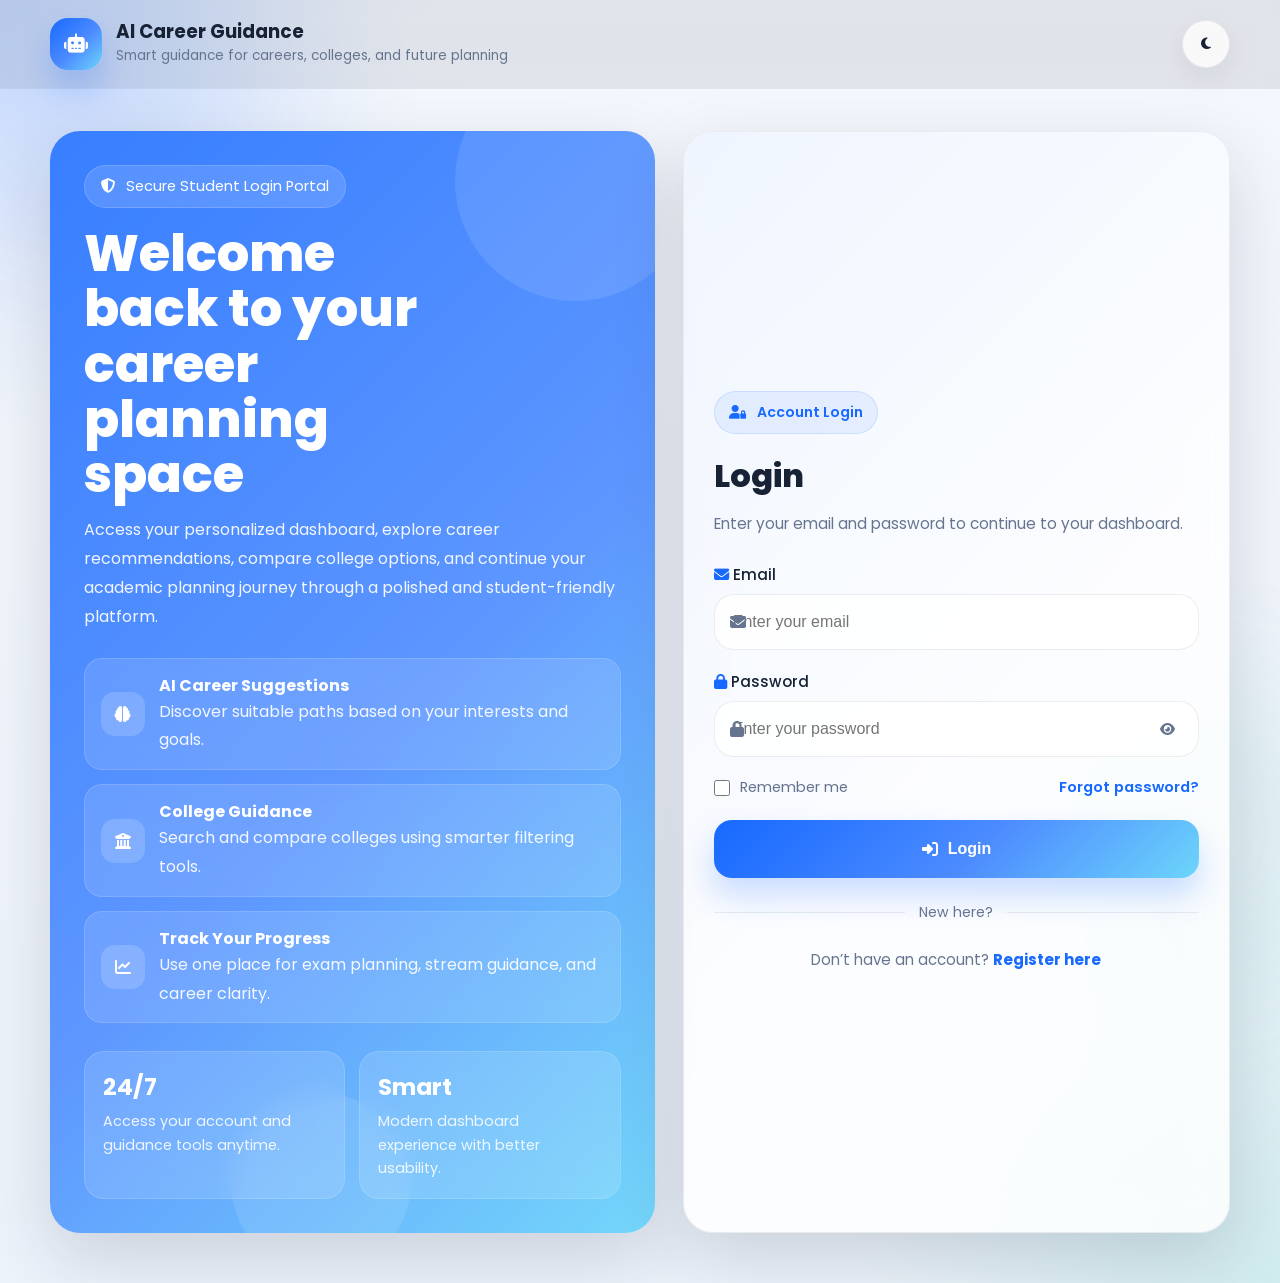
<file: frontend/profile.html>
<!DOCTYPE html>
<html lang="en" data-theme="light">

<head>
    <meta charset="UTF-8">
    <meta name="viewport" content="width=device-width, initial-scale=1.0">
    <title>My Profile - AI Career Guidance</title>

    <link rel="stylesheet" href="https://cdnjs.cloudflare.com/ajax/libs/font-awesome/6.4.0/css/all.min.css">
    <link href="https://fonts.googleapis.com/css2?family=Poppins:wght@300;400;500;600;700;800&display=swap"
          rel="stylesheet">

    <style>
        :root {
            --bg: #f4f7fc;
            --bg-secondary: #edf3fb;
            --surface: rgba(255, 255, 255, 0.84);
            --surface-strong: #ffffff;
            --text: #182235;
            --text-muted: #66758f;
            --border: rgba(24, 34, 53, 0.08);
            --primary: #1769ff;
            --primary-dark: #0f4fd9;
            --accent: #00b894;
            --purple: #6c5ce7;
            --orange: #ff9f43;
            --shadow-sm: 0 10px 30px rgba(24, 34, 53, 0.08);
            --shadow-md: 0 18px 45px rgba(24, 34, 53, 0.12);
            --shadow-lg: 0 26px 70px rgba(24, 34, 53, 0.16);
            --gradient-primary: linear-gradient(135deg, #1769ff 0%, #4d8cff 55%, #6dd5fa 100%);
            --gradient-accent: linear-gradient(135deg, #00b894, #00cec9);
            --gradient-purple: linear-gradient(135deg, #6c5ce7, #8e7dff);
            --gradient-orange: linear-gradient(135deg, #ff9f43, #ffc371);
            --radius-sm: 14px;
            --radius-md: 20px;
            --radius-lg: 28px;
            --container: 1240px;
            --transition: all 0.35s cubic-bezier(0.22, 1, 0.36, 1);
        }

        [data-theme="dark"] {
            --bg: #09111f;
            --bg-secondary: #101a2d;
            --surface: rgba(16, 25, 43, 0.80);
            --surface-strong: #162238;
            --text: #eef4ff;
            --text-muted: #a9b7d1;
            --border: rgba(255, 255, 255, 0.08);
            --primary: #4d8dff;
            --primary-dark: #2d73ff;
            --accent: #1dd1a1;
            --purple: #9f8bff;
            --orange: #ffb454;
            --shadow-sm: 0 10px 30px rgba(0, 0, 0, 0.22);
            --shadow-md: 0 18px 45px rgba(0, 0, 0, 0.30);
            --shadow-lg: 0 26px 70px rgba(0, 0, 0, 0.38);
            --gradient-primary: linear-gradient(135deg, #1e56d9 0%, #407bff 55%, #2bb7f0 100%);
            --gradient-accent: linear-gradient(135deg, #1dd1a1, #36e2d7);
            --gradient-purple: linear-gradient(135deg, #8d7cff, #b09cff);
            --gradient-orange: linear-gradient(135deg, #ffb454, #ffd27d);
        }

        * {
            margin: 0;
            padding: 0;
            box-sizing: border-box;
        }

        html {
            scroll-behavior: smooth;
        }

        body {
            font-family: 'Poppins', sans-serif;
            min-height: 100vh;
            color: var(--text);
            background:
                radial-gradient(circle at top left, rgba(23, 105, 255, 0.15), transparent 24%),
                radial-gradient(circle at bottom right, rgba(0, 184, 148, 0.12), transparent 24%),
                linear-gradient(180deg, var(--bg) 0%, var(--bg-secondary) 100%);
            overflow-x: hidden;
            transition: var(--transition);
        }

        body::before,
        body::after {
            content: "";
            position: fixed;
            width: 320px;
            height: 320px;
            border-radius: 50%;
            filter: blur(70px);
            z-index: -1;
            opacity: 0.40;
            pointer-events: none;
        }

        body::before {
            top: -90px;
            left: -70px;
            background: rgba(23, 105, 255, 0.22);
        }

        body::after {
            right: -70px;
            bottom: -90px;
            background: rgba(0, 184, 148, 0.18);
        }

        .container {
            width: min(var(--container), calc(100% - 32px));
            margin: 0 auto;
        }

        .header {
            position: sticky;
            top: 0;
            z-index: 50;
            padding: 16px 0;
            background: rgba(10, 17, 31, 0.08);
            backdrop-filter: blur(14px);
            border-bottom: 1px solid rgba(255, 255, 255, 0.06);
        }

        .header .container {
            display: flex;
            align-items: center;
            justify-content: space-between;
            gap: 16px;
            flex-wrap: wrap;
        }

        .logo {
            display: flex;
            align-items: center;
            gap: 14px;
        }

        .logo-mark {
            width: 52px;
            height: 52px;
            border-radius: 18px;
            display: grid;
            place-items: center;
            color: #fff;
            background: var(--gradient-primary);
            box-shadow: 0 18px 32px rgba(23, 105, 255, 0.24);
            font-size: 1.2rem;
        }

        .logo-text h1 {
            font-size: 1.12rem;
            line-height: 1.1;
            font-weight: 700;
        }

        .logo-text a {
            color: var(--text);
            text-decoration: none;
        }

        .logo-text p {
            color: var(--text-muted);
            font-size: 0.84rem;
            margin-top: 4px;
        }

        .header-actions {
            display: flex;
            align-items: center;
            gap: 12px;
        }

        .theme-toggle,
        .btn-secondary {
            border: none;
            cursor: pointer;
            transition: var(--transition);
        }

        .theme-toggle {
            width: 48px;
            height: 48px;
            border-radius: 50%;
            border: 1px solid var(--border);
            background: var(--surface);
            color: var(--text);
            display: grid;
            place-items: center;
            backdrop-filter: blur(12px);
            box-shadow: var(--shadow-sm);
        }

        .theme-toggle:hover {
            transform: translateY(-3px) rotate(8deg);
            box-shadow: var(--shadow-md);
        }

        .btn-secondary {
            min-height: 48px;
            padding: 0 18px;
            border-radius: 14px;
            background: rgba(255, 107, 107, 0.10);
            color: #e74c3c;
            font-weight: 700;
            border: 1px solid rgba(255, 107, 107, 0.14);
            display: inline-flex;
            align-items: center;
            gap: 10px;
        }

        .btn-secondary:hover {
            transform: translateY(-3px);
            background: rgba(255, 107, 107, 0.16);
        }

        .page-shell {
            padding: 30px 0 40px;
        }

        .profile-hero {
            position: relative;
            overflow: hidden;
            border-radius: 30px;
            padding: 34px;
            margin-bottom: 26px;
            background:
                linear-gradient(135deg, rgba(255, 255, 255, 0.12), rgba(255, 255, 255, 0.05)),
                var(--gradient-primary);
            color: #fff;
            box-shadow: var(--shadow-lg);
            display: grid;
            grid-template-columns: 1.2fr 0.8fr;
            gap: 24px;
            align-items: center;
        }

        .profile-hero::before,
        .profile-hero::after {
            content: "";
            position: absolute;
            border-radius: 50%;
            background: rgba(255, 255, 255, 0.10);
        }

        .profile-hero::before {
            width: 240px;
            height: 240px;
            right: -40px;
            top: -70px;
        }

        .profile-hero::after {
            width: 170px;
            height: 170px;
            left: 42%;
            bottom: -40px;
        }

        .hero-badge {
            display: inline-flex;
            align-items: center;
            gap: 10px;
            padding: 10px 16px;
            border-radius: 999px;
            background: rgba(255, 255, 255, 0.14);
            border: 1px solid rgba(255, 255, 255, 0.16);
            backdrop-filter: blur(10px);
            margin-bottom: 18px;
            font-size: 0.92rem;
        }

        .profile-hero h2 {
            font-size: clamp(2rem, 4vw, 3.2rem);
            line-height: 1.08;
            font-weight: 800;
            margin-bottom: 12px;
            max-width: 12ch;
        }

        .profile-hero p {
            color: rgba(255, 255, 255, 0.92);
            line-height: 1.8;
            max-width: 58ch;
        }

        .hero-stats {
            display: grid;
            gap: 14px;
        }

        .hero-stat {
            padding: 18px;
            border-radius: 22px;
            background: rgba(255, 255, 255, 0.14);
            border: 1px solid rgba(255, 255, 255, 0.16);
            backdrop-filter: blur(14px);
            box-shadow: 0 16px 32px rgba(0, 0, 0, 0.08);
        }

        .hero-stat-top {
            display: flex;
            justify-content: space-between;
            align-items: center;
            margin-bottom: 10px;
        }

        .hero-stat-top i {
            width: 42px;
            height: 42px;
            display: grid;
            place-items: center;
            border-radius: 14px;
            background: rgba(255, 255, 255, 0.14);
        }

        .hero-stat h3 {
            font-size: 1.45rem;
            margin-bottom: 4px;
        }

        .hero-stat p {
            color: rgba(255, 255, 255, 0.88);
            font-size: 0.92rem;
            line-height: 1.6;
        }

        .profile-container {
            display: grid;
            grid-template-columns: 330px 1fr;
            gap: 24px;
        }

        .profile-sidebar,
        .profile-content {
            background: var(--surface);
            border: 1px solid var(--border);
            border-radius: 28px;
            backdrop-filter: blur(18px);
            box-shadow: var(--shadow-sm);
            transition: var(--transition);
        }

        .profile-sidebar:hover,
        .profile-content:hover {
            box-shadow: var(--shadow-md);
        }

        .profile-sidebar {
            padding: 26px;
            text-align: center;
            position: sticky;
            top: 100px;
            align-self: start;
        }

        .profile-avatar {
            width: 112px;
            height: 112px;
            background: var(--gradient-primary);
            color: white;
            border-radius: 32px;
            display: flex;
            align-items: center;
            justify-content: center;
            font-size: 3rem;
            margin: 0 auto 18px;
            box-shadow: 0 18px 32px rgba(23, 105, 255, 0.24);
        }

        .profile-sidebar h2 {
            font-size: 1.45rem;
            margin-bottom: 6px;
            color: var(--text);
        }

        .profile-sidebar p {
            color: var(--text-muted);
            margin-bottom: 20px;
            word-break: break-word;
        }

        .profile-badges {
            display: grid;
            gap: 10px;
            margin-top: 18px;
        }

        .profile-badge {
            display: flex;
            align-items: center;
            gap: 10px;
            justify-content: center;
            padding: 12px 14px;
            border-radius: 14px;
            background: rgba(23, 105, 255, 0.08);
            color: var(--primary);
            border: 1px solid rgba(23, 105, 255, 0.12);
            font-size: 0.9rem;
            font-weight: 600;
        }

        .profile-content {
            padding: 26px;
        }

        .content-top {
            display: flex;
            align-items: center;
            justify-content: space-between;
            gap: 14px;
            flex-wrap: wrap;
            margin-bottom: 22px;
        }

        .content-title h3 {
            font-size: 1.6rem;
            color: var(--text);
            margin-bottom: 6px;
        }

        .content-title p {
            color: var(--text-muted);
            line-height: 1.7;
        }

        .summary-chip {
            padding: 10px 14px;
            border-radius: 999px;
            background: rgba(0, 184, 148, 0.10);
            color: var(--accent);
            border: 1px solid rgba(0, 184, 148, 0.14);
            font-weight: 700;
            font-size: 0.88rem;
        }

        .tab-buttons {
            display: flex;
            gap: 12px;
            margin-bottom: 22px;
            flex-wrap: wrap;
        }

        .tab-btn {
            padding: 12px 18px;
            background: rgba(23, 105, 255, 0.05);
            border: 1px solid transparent;
            font-weight: 700;
            color: var(--text-muted);
            cursor: pointer;
            border-radius: 14px;
            transition: var(--transition);
        }

        .tab-btn.active,
        .tab-btn:hover {
            color: var(--primary);
            background: rgba(23, 105, 255, 0.10);
            border-color: rgba(23, 105, 255, 0.12);
        }

        .journey-card {
            background: var(--surface-strong);
            border: 1px solid var(--border);
            border-radius: 24px;
            padding: 24px;
            box-shadow: var(--shadow-sm);
        }

        .journey-card h4 {
            font-size: 1.18rem;
            margin-bottom: 8px;
            color: var(--text);
        }

        .journey-card .journey-sub {
            color: var(--text-muted);
            line-height: 1.7;
            margin-bottom: 22px;
        }

        .history-list {
            display: grid;
            gap: 18px;
        }

        .history-item {
            position: relative;
            background: linear-gradient(180deg, var(--surface-strong), rgba(255,255,255,0.88));
            border: 1px solid var(--border);
            border-radius: 22px;
            padding: 20px 20px 20px 54px;
            box-shadow: var(--shadow-sm);
            transition: var(--transition);
            overflow: hidden;
        }

        [data-theme="dark"] .history-item {
            background: linear-gradient(180deg, var(--surface-strong), rgba(22, 34, 56, 0.90));
        }

        .history-item::before {
            content: "";
            position: absolute;
            left: 24px;
            top: 26px;
            width: 12px;
            height: 12px;
            border-radius: 50%;
            background: var(--primary);
            box-shadow: 0 0 0 6px rgba(23, 105, 255, 0.10);
        }

        .history-item::after {
            content: "";
            position: absolute;
            left: 29px;
            top: 42px;
            bottom: -22px;
            width: 2px;
            background: linear-gradient(180deg, rgba(23, 105, 255, 0.22), transparent);
        }

        .history-item:last-child::after {
            display: none;
        }

        .history-item:hover {
            transform: translateY(-5px);
            box-shadow: var(--shadow-md);
            border-color: rgba(23, 105, 255, 0.14);
        }

        .history-header {
            display: flex;
            justify-content: space-between;
            align-items: flex-start;
            gap: 12px;
            flex-wrap: wrap;
            margin-bottom: 12px;
        }

        .history-title-group {
            display: flex;
            align-items: center;
            gap: 10px;
            flex-wrap: wrap;
        }

        .history-date {
            color: var(--text-muted);
            font-size: 0.9rem;
            font-weight: 500;
        }

        .tag {
            padding: 7px 12px;
            border-radius: 999px;
            font-size: 0.78rem;
            color: white;
            font-weight: 700;
            letter-spacing: 0.3px;
            display: inline-flex;
            align-items: center;
            gap: 8px;
        }

        .tag-exam {
            background: var(--gradient-primary);
        }

        .tag-career {
            background: var(--gradient-purple);
        }

        .history-body {
            color: var(--text-muted);
            line-height: 1.8;
            font-size: 0.95rem;
        }

        .history-body strong {
            color: var(--text);
        }

        .placeholder-message {
            min-height: 180px;
            display: flex;
            flex-direction: column;
            align-items: center;
            justify-content: center;
            text-align: center;
            gap: 14px;
            color: var(--text-muted);
        }

        .placeholder-message i {
            width: 64px;
            height: 64px;
            display: grid;
            place-items: center;
            border-radius: 50%;
            background: rgba(23, 105, 255, 0.08);
            color: var(--primary);
            font-size: 1.35rem;
            box-shadow: 0 14px 30px rgba(23, 105, 255, 0.10);
        }

        .fade-in-page {
            opacity: 0;
            transform: translateY(32px);
            transition: opacity 0.8s ease, transform 0.8s ease;
        }

        .fade-in-page.active {
            opacity: 1;
            transform: translateY(0);
        }

        .float-soft {
            animation: floatSoft 4.5s ease-in-out infinite;
        }

        @keyframes floatSoft {
            0%, 100% {
                transform: translateY(0);
            }

            50% {
                transform: translateY(-8px);
            }
        }

        @media (max-width: 1100px) {
            .profile-hero {
                grid-template-columns: 1fr;
            }

            .profile-container {
                grid-template-columns: 1fr;
            }

            .profile-sidebar {
                position: relative;
                top: 0;
            }
        }

        @media (max-width: 768px) {
            .container {
                width: min(var(--container), calc(100% - 22px));
            }

            .header .container {
                align-items: flex-start;
            }

            .profile-hero,
            .profile-sidebar,
            .profile-content {
                border-radius: 22px;
            }

            .profile-hero {
                padding: 22px;
            }

            .profile-content,
            .profile-sidebar {
                padding: 20px;
            }

            .profile-hero h2 {
                font-size: 2rem;
                max-width: 100%;
            }

            .history-item {
                padding: 18px 18px 18px 46px;
            }

            .history-item::before {
                left: 18px;
            }

            .history-item::after {
                left: 23px;
            }
        }

        @media (max-width: 480px) {
            .header-actions {
                width: 100%;
                justify-content: space-between;
            }

            .logo-mark {
                width: 46px;
                height: 46px;
                border-radius: 16px;
            }

            .theme-toggle {
                width: 44px;
                height: 44px;
            }

            .btn-secondary {
                min-height: 44px;
                padding: 0 14px;
            }

            .profile-avatar {
                width: 96px;
                height: 96px;
                font-size: 2.5rem;
                border-radius: 28px;
            }

            .profile-hero,
            .profile-sidebar,
            .profile-content,
            .journey-card {
                border-radius: 18px;
            }
        }
    </style>
</head>

<body>
<header class="header fade-in-page">
    <div class="container">
        <div class="logo">
            <div class="logo-mark float-soft">
                <i class="fas fa-robot"></i>
            </div>
            <div class="logo-text">
                <h1><a href="dashboard.html">AI Career Guidance</a></h1>
                <p>Your personalized student dashboard</p>
            </div>
        </div>

        <div class="header-actions">
            <button class="theme-toggle" id="themeToggle" aria-label="Toggle theme">
                <i class="fas fa-moon"></i>
            </button>
            <button class="btn-secondary" onclick="logoutUser()">
                <i class="fas fa-right-from-bracket"></i> Logout
            </button>
        </div>
    </div>
</header>

<main class="container page-shell">
    <section class="profile-hero fade-in-page">
        <div>
            <div class="hero-badge">
                <i class="fas fa-user-shield"></i>
                <span>Student Profile Dashboard</span>
            </div>
            <h2>Track your guidance journey in one place</h2>
            <p>
                View your profile, revisit college search activity, and keep your
                academic exploration organized through a cleaner and more premium dashboard experience.
            </p>
        </div>

        <div class="hero-stats">
            <div class="hero-stat">
                <div class="hero-stat-top">
                    <span>Profile Access</span>
                    <i class="fas fa-id-badge"></i>
                </div>
                <h3>Secure</h3>
                <p>Your account details and activity feed are shown in one personalized space.</p>
            </div>

            <div class="hero-stat">
                <div class="hero-stat-top">
                    <span>History View</span>
                    <i class="fas fa-clock-rotate-left"></i>
                </div>
                <h3>Timeline</h3>
                <p>Review your previous college checks and guidance actions with better readability.</p>
            </div>
        </div>
    </section>

    <div class="profile-container fade-in-page">
        <aside class="profile-sidebar">
            <div class="profile-avatar">
                <i class="fas fa-user"></i>
            </div>
            <h2 id="profileName">Loading...</h2>
            <p id="profileEmail">loading...</p>

            <div class="profile-badges">
                <div class="profile-badge">
                    <i class="fas fa-star"></i>
                    <span>Career Explorer</span>
                </div>
                <div class="profile-badge">
                    <i class="fas fa-chart-line"></i>
                    <span>Guidance Activity Enabled</span>
                </div>
                <div class="profile-badge">
                    <i class="fas fa-user-graduate"></i>
                    <span>Student Dashboard</span>
                </div>
            </div>
        </aside>

        <section class="profile-content">
            <div class="content-top">
                <div class="content-title">
                    <h3>My Activity</h3>
                    <p>Explore your recent college checks and guidance-related actions.</p>
                </div>
                <div class="summary-chip">Journey Overview</div>
            </div>

            <div class="tab-buttons">
                <button class="tab-btn active" onclick="switchTab('history')">Activity History</button>
            </div>

            <div id="historyTab" class="journey-card">
                <h4>Your Journey</h4>
                <p class="journey-sub">
                    Here you can review your previous college eligibility checks and keep track of your exploration history.
                </p>

                <div id="historyList" class="history-list">
                    <div class="placeholder-message">
                        <i class="fas fa-spinner fa-spin"></i>
                        <p>Loading your history...</p>
                    </div>
                </div>
            </div>
        </section>
    </div>
</main>

<script src="script.js"></script>

<script>
    const root = document.documentElement;
    const themeToggle = document.getElementById('themeToggle');
    let currentTheme = localStorage.getItem("theme") || (window.matchMedia('(prefers-color-scheme: dark)').matches ? 'dark' : 'light');
    root.setAttribute('data-theme', currentTheme);

    function updateThemeIcon() {
        if (!themeToggle) return;
        themeToggle.innerHTML = currentTheme === 'dark'
            ? '<i class="fas fa-sun"></i>'
            : '<i class="fas fa-moon"></i>';
        themeToggle.setAttribute(
            'aria-label',
            currentTheme === 'dark' ? 'Switch to light mode' : 'Switch to dark mode'
        );
    }

    updateThemeIcon();

    if (themeToggle) {
        themeToggle.addEventListener('click', function () {
            currentTheme = currentTheme === 'dark' ? 'light' : 'dark';
            root.setAttribute('data-theme', currentTheme);
            localStorage.setItem("theme", currentTheme);
            updateThemeIcon();
        });
    }

    // Use user ID from localStorage
    const user = JSON.parse(localStorage.getItem('user'));
    if (!user) {
        window.location.href = 'login.html';
    } else {
        document.getElementById('profileName').textContent = user.full_name;
        document.getElementById('profileEmail').textContent = user.email;
        fetchHistory(user.user_id);
    }

    function switchTab(tab) {
        // Reserved for future extension
    }

    async function fetchHistory(userId) {
        try {
            const response = await fetch(`http://127.0.0.1:5000/api/history/${userId}`);
            const data = await response.json();

            const list = document.getElementById('historyList');
            list.innerHTML = '';

            if (!data.history || data.history.length === 0) {
                list.innerHTML = `
                    <div class="placeholder-message">
                        <i class="fas fa-folder-open"></i>
                        <p>No history found yet. Start exploring colleges and your activity will appear here.</p>
                    </div>
                `;
                return;
            }

            data.history.forEach(item => {
                const details = item.details || {};
                const date = item.created_at ? new Date(item.created_at).toLocaleDateString() : 'N/A';

                if (item.action_type === 'COLLEGE_CHECK') {
                    list.innerHTML += `
                        <div class="history-item">
                            <div class="history-header">
                                <div class="history-title-group">
                                    <span class="tag tag-exam">
                                        <i class="fas fa-file-medical"></i> ${details.exam || 'Exam'} Check
                                    </span>
                                </div>
                                <span class="history-date">${date}</span>
                            </div>
                            <div class="history-body">
                                <strong>Career:</strong> ${details.career || 'N/A'} <br>
                                <strong>Details:</strong> ${details.percentile || 'N/A'} Percentile (${details.category || 'N/A'}) <br>
                                <strong>Result:</strong> Found ${details.colleges_found_count || 0} eligible colleges
                            </div>
                        </div>
                    `;
                } else {
                    list.innerHTML += `
                        <div class="history-item">
                            <div class="history-header">
                                <div class="history-title-group">
                                    <span class="tag tag-career">
                                        <i class="fas fa-briefcase"></i> ${item.action_type || 'Activity'}
                                    </span>
                                </div>
                                <span class="history-date">${date}</span>
                            </div>
                            <div class="history-body">
                                <strong>Details:</strong> ${JSON.stringify(details)}
                            </div>
                        </div>
                    `;
                }
            });

        } catch (error) {
            console.error("Error loading history", error);
            document.getElementById('historyList').innerHTML = `
                <div class="placeholder-message">
                    <i class="fas fa-triangle-exclamation"></i>
                    <p>Unable to load history right now. Please try again later.</p>
                </div>
            `;
        }
    }

    const revealItems = document.querySelectorAll('.fade-in-page');
    const observer = new IntersectionObserver((entries) => {
        entries.forEach(entry => {
            if (entry.isIntersecting) {
                entry.target.classList.add('active');
            }
        });
    }, { threshold: 0.12 });

    revealItems.forEach(item => observer.observe(item));
</script>
</body>

</html>
</file>
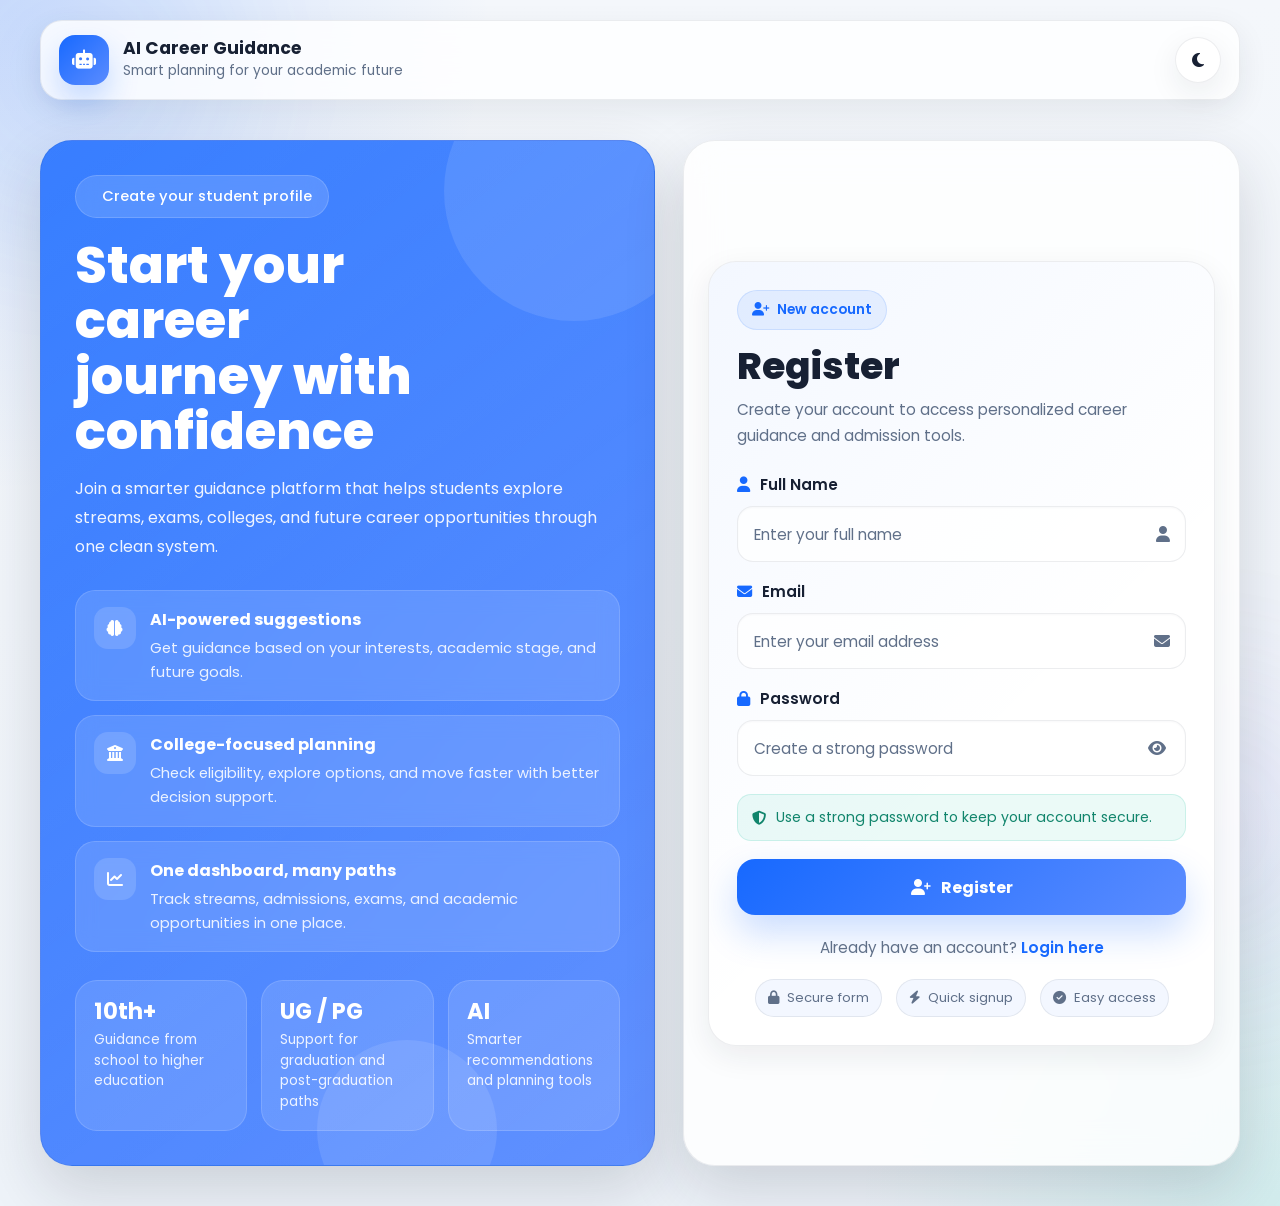
<file: frontend/register.html>
<!DOCTYPE html>
<html lang="en" data-theme="light">

<head>
    <meta charset="UTF-8">
    <meta name="viewport" content="width=device-width, initial-scale=1.0">
    <title>Register - AI Career Guidance</title>

    <link rel="stylesheet" href="https://cdnjs.cloudflare.com/ajax/libs/font-awesome/6.4.0/css/all.min.css">
    <link href="https://fonts.googleapis.com/css2?family=Poppins:wght@300;400;500;600;700;800&display=swap"
          rel="stylesheet">

    <style>
        :root {
            --bg: #f4f7fb;
            --bg-secondary: #eef3f9;
            --surface: rgba(255, 255, 255, 0.82);
            --surface-strong: #ffffff;
            --text: #172033;
            --text-muted: #607089;
            --primary: #1769ff;
            --primary-dark: #0f4ed8;
            --accent: #00b894;
            --purple: #6c5ce7;
            --border: rgba(23, 32, 51, 0.08);
            --shadow-sm: 0 10px 30px rgba(23, 32, 51, 0.08);
            --shadow-md: 0 18px 45px rgba(23, 32, 51, 0.12);
            --shadow-lg: 0 24px 60px rgba(23, 32, 51, 0.16);
            --radius-sm: 12px;
            --radius-md: 18px;
            --radius-lg: 28px;
            --gradient-primary: linear-gradient(135deg, #1769ff, #5b8cff);
            --gradient-accent: linear-gradient(135deg, #00b894, #00cec9);
            --gradient-purple: linear-gradient(135deg, #6c5ce7, #8e7dff);
            --container: 1200px;
            --transition: all 0.35s cubic-bezier(0.22, 1, 0.36, 1);
        }

        [data-theme="dark"] {
            --bg: #0b1220;
            --bg-secondary: #10192b;
            --surface: rgba(18, 28, 46, 0.82);
            --surface-strong: #16233a;
            --text: #eef4ff;
            --text-muted: #a7b5cf;
            --primary: #4d8dff;
            --primary-dark: #2c74ff;
            --accent: #1dd1a1;
            --purple: #9b87ff;
            --border: rgba(255, 255, 255, 0.08);
            --shadow-sm: 0 10px 30px rgba(0, 0, 0, 0.25);
            --shadow-md: 0 18px 45px rgba(0, 0, 0, 0.32);
            --shadow-lg: 0 24px 60px rgba(0, 0, 0, 0.42);
            --gradient-primary: linear-gradient(135deg, #4d8dff, #7ea7ff);
            --gradient-accent: linear-gradient(135deg, #1dd1a1, #36e2d7);
            --gradient-purple: linear-gradient(135deg, #8d7cff, #af9dff);
        }

        * {
            margin: 0;
            padding: 0;
            box-sizing: border-box;
        }

        html {
            scroll-behavior: smooth;
        }

        body {
            min-height: 100vh;
            font-family: 'Poppins', sans-serif;
            color: var(--text);
            background:
                radial-gradient(circle at top left, rgba(23, 105, 255, 0.15), transparent 28%),
                radial-gradient(circle at bottom right, rgba(0, 184, 148, 0.12), transparent 24%),
                linear-gradient(180deg, var(--bg) 0%, var(--bg-secondary) 100%);
            overflow-x: hidden;
            transition: var(--transition);
        }

        body::before,
        body::after {
            content: "";
            position: fixed;
            width: 320px;
            height: 320px;
            border-radius: 50%;
            filter: blur(80px);
            z-index: -1;
            opacity: 0.45;
            pointer-events: none;
        }

        body::before {
            top: -90px;
            left: -90px;
            background: rgba(23, 105, 255, 0.18);
        }

        body::after {
            right: -90px;
            bottom: -90px;
            background: rgba(108, 92, 231, 0.16);
        }

        a {
            text-decoration: none;
            color: inherit;
        }

        button,
        input {
            font: inherit;
        }

        .container {
            width: min(var(--container), calc(100% - 32px));
            margin: 0 auto;
        }

        .page-wrap {
            min-height: 100vh;
            display: flex;
            flex-direction: column;
        }

        .header {
            padding: 20px 0;
            position: relative;
            z-index: 10;
        }

        .header-inner {
            display: flex;
            align-items: center;
            justify-content: space-between;
            gap: 16px;
            padding: 14px 18px;
            border: 1px solid var(--border);
            border-radius: 22px;
            background: var(--surface);
            backdrop-filter: blur(16px);
            box-shadow: var(--shadow-sm);
        }

        .logo {
            display: flex;
            align-items: center;
            gap: 14px;
            min-width: 0;
        }

        .logo-mark {
            width: 50px;
            height: 50px;
            border-radius: 16px;
            display: grid;
            place-items: center;
            color: #fff;
            font-size: 1.2rem;
            background: var(--gradient-primary);
            box-shadow: 0 16px 30px rgba(23, 105, 255, 0.22);
            flex-shrink: 0;
        }

        .logo-text h1 {
            font-size: 1.08rem;
            font-weight: 700;
            color: var(--text);
            line-height: 1.15;
        }

        .logo-text p {
            font-size: 0.86rem;
            color: var(--text-muted);
            margin-top: 2px;
        }

        .theme-toggle {
            width: 46px;
            height: 46px;
            border-radius: 50%;
            border: 1px solid var(--border);
            background: var(--surface-strong);
            color: var(--text);
            display: grid;
            place-items: center;
            cursor: pointer;
            transition: var(--transition);
            box-shadow: var(--shadow-sm);
        }

        .theme-toggle:hover {
            transform: translateY(-3px) rotate(8deg);
            box-shadow: var(--shadow-md);
        }

        .auth-main {
            flex: 1;
            display: flex;
            align-items: center;
            padding: 20px 0 40px;
        }

        .auth-grid {
            width: 100%;
            display: grid;
            grid-template-columns: 1.05fr 0.95fr;
            gap: 28px;
            align-items: stretch;
        }

        .hero-panel,
        .form-panel {
            border: 1px solid var(--border);
            border-radius: 32px;
            overflow: hidden;
            box-shadow: var(--shadow-lg);
            backdrop-filter: blur(18px);
        }

        .hero-panel {
            position: relative;
            background:
                linear-gradient(145deg, rgba(255,255,255,0.14), rgba(255,255,255,0.04)),
                var(--gradient-primary);
            color: white;
            padding: 34px;
            display: flex;
            flex-direction: column;
            justify-content: space-between;
            min-height: 640px;
        }

        .hero-panel::before,
        .hero-panel::after {
            content: "";
            position: absolute;
            border-radius: 50%;
            background: rgba(255, 255, 255, 0.10);
            pointer-events: none;
        }

        .hero-panel::before {
            width: 260px;
            height: 260px;
            top: -80px;
            right: -50px;
        }

        .hero-panel::after {
            width: 180px;
            height: 180px;
            left: 45%;
            bottom: -55px;
        }

        .hero-content,
        .hero-bottom {
            position: relative;
            z-index: 1;
        }

        .hero-badge {
            display: inline-flex;
            align-items: center;
            gap: 10px;
            border-radius: 999px;
            padding: 10px 16px;
            background: rgba(255, 255, 255, 0.14);
            border: 1px solid rgba(255, 255, 255, 0.16);
            backdrop-filter: blur(10px);
            margin-bottom: 20px;
            font-size: 0.92rem;
            font-weight: 500;
        }

        .hero-title {
            font-size: clamp(2rem, 4vw, 3.5rem);
            line-height: 1.08;
            font-weight: 800;
            max-width: 11ch;
            margin-bottom: 16px;
        }

        .hero-text {
            color: rgba(255, 255, 255, 0.92);
            font-size: 1rem;
            line-height: 1.8;
            max-width: 56ch;
        }

        .hero-highlights {
            display: grid;
            gap: 14px;
            margin-top: 28px;
        }

        .highlight-card {
            display: flex;
            align-items: flex-start;
            gap: 14px;
            padding: 16px 18px;
            border-radius: 20px;
            background: rgba(255, 255, 255, 0.12);
            border: 1px solid rgba(255, 255, 255, 0.14);
            backdrop-filter: blur(10px);
            transition: var(--transition);
        }

        .highlight-card:hover {
            transform: translateY(-4px);
            background: rgba(255, 255, 255, 0.16);
        }

        .highlight-card i {
            width: 42px;
            height: 42px;
            border-radius: 14px;
            display: grid;
            place-items: center;
            background: rgba(255, 255, 255, 0.14);
            flex-shrink: 0;
        }

        .highlight-card h3 {
            font-size: 1rem;
            margin-bottom: 4px;
        }

        .highlight-card p {
            font-size: 0.92rem;
            line-height: 1.65;
            color: rgba(255, 255, 255, 0.88);
        }

        .hero-bottom {
            margin-top: 28px;
            display: grid;
            grid-template-columns: repeat(3, 1fr);
            gap: 14px;
        }

        .mini-stat {
            padding: 18px;
            border-radius: 22px;
            background: rgba(255, 255, 255, 0.12);
            border: 1px solid rgba(255, 255, 255, 0.14);
            text-align: left;
            transition: var(--transition);
        }

        .mini-stat:hover {
            transform: translateY(-5px);
        }

        .mini-stat .value {
            font-size: 1.4rem;
            font-weight: 700;
            line-height: 1.1;
            margin-bottom: 6px;
        }

        .mini-stat .label {
            font-size: 0.86rem;
            color: rgba(255, 255, 255, 0.88);
            line-height: 1.5;
        }

        .form-panel {
            background: var(--surface);
            padding: 24px;
            display: flex;
            align-items: center;
        }

        .form-card {
            width: 100%;
            background: var(--surface-strong);
            border: 1px solid var(--border);
            border-radius: 28px;
            padding: 28px;
            box-shadow: var(--shadow-sm);
            position: relative;
            overflow: hidden;
        }

        .form-card::before {
            content: "";
            position: absolute;
            inset: 0;
            background: linear-gradient(135deg, rgba(23, 105, 255, 0.05), transparent 60%);
            pointer-events: none;
        }

        .form-card > * {
            position: relative;
            z-index: 1;
        }

        .form-top {
            margin-bottom: 24px;
        }

        .form-chip {
            display: inline-flex;
            align-items: center;
            gap: 8px;
            padding: 9px 14px;
            border-radius: 999px;
            background: rgba(23, 105, 255, 0.08);
            color: var(--primary);
            border: 1px solid rgba(23, 105, 255, 0.12);
            font-size: 0.86rem;
            font-weight: 600;
            margin-bottom: 16px;
        }

        .form-top h2 {
            font-size: clamp(1.75rem, 3vw, 2.35rem);
            line-height: 1.1;
            font-weight: 800;
            color: var(--text);
            margin-bottom: 10px;
        }

        .form-top p {
            color: var(--text-muted);
            line-height: 1.7;
            font-size: 0.96rem;
        }

        .form-group {
            margin-bottom: 18px;
        }

        .form-group label {
            display: flex;
            align-items: center;
            gap: 10px;
            margin-bottom: 10px;
            color: var(--text);
            font-weight: 600;
            font-size: 0.95rem;
        }

        .form-group label i {
            color: var(--primary);
            font-size: 0.95rem;
        }

        .input-wrap {
            position: relative;
        }

        .input-wrap input {
            width: 100%;
            min-height: 56px;
            border-radius: 16px;
            border: 1px solid var(--border);
            background: rgba(255, 255, 255, 0.7);
            color: var(--text);
            padding: 0 48px 0 16px;
            outline: none;
            transition: var(--transition);
            font-size: 0.96rem;
            box-shadow: inset 0 1px 2px rgba(23, 32, 51, 0.03);
        }

        [data-theme="dark"] .input-wrap input {
            background: rgba(255, 255, 255, 0.03);
        }

        .input-wrap input::placeholder {
            color: var(--text-muted);
        }

        .input-wrap input:focus {
            border-color: rgba(23, 105, 255, 0.35);
            box-shadow: 0 0 0 4px rgba(23, 105, 255, 0.10);
            transform: translateY(-1px);
        }

        .field-icon {
            position: absolute;
            right: 16px;
            top: 50%;
            transform: translateY(-50%);
            color: var(--text-muted);
            pointer-events: none;
        }

        .password-toggle {
            position: absolute;
            right: 12px;
            top: 50%;
            transform: translateY(-50%);
            width: 34px;
            height: 34px;
            border-radius: 10px;
            display: grid;
            place-items: center;
            color: var(--text-muted);
            cursor: pointer;
            transition: var(--transition);
            background: transparent;
            border: none;
        }

        .password-toggle:hover {
            background: rgba(23, 105, 255, 0.08);
            color: var(--primary);
        }

        .password-note {
            display: flex;
            align-items: center;
            gap: 10px;
            margin: 6px 0 18px;
            padding: 12px 14px;
            border-radius: 14px;
            background: rgba(0, 184, 148, 0.08);
            color: #11856c;
            font-size: 0.88rem;
            border: 1px solid rgba(0, 184, 148, 0.14);
        }

        [data-theme="dark"] .password-note {
            color: #7ae6c8;
            background: rgba(29, 209, 161, 0.10);
        }

        .btn-primary {
            width: 100%;
            min-height: 56px;
            border: none;
            border-radius: 18px;
            background: var(--gradient-primary);
            color: white;
            font-size: 1rem;
            font-weight: 700;
            display: inline-flex;
            align-items: center;
            justify-content: center;
            gap: 10px;
            cursor: pointer;
            box-shadow: 0 18px 36px rgba(23, 105, 255, 0.22);
            transition: var(--transition);
        }

        .btn-primary:hover {
            transform: translateY(-4px);
            box-shadow: 0 24px 44px rgba(23, 105, 255, 0.28);
        }

        .btn-primary:active {
            transform: translateY(-1px);
        }

        .form-footer {
            text-align: center;
            margin-top: 20px;
            color: var(--text-muted);
            font-size: 0.95rem;
            line-height: 1.7;
        }

        .form-footer a {
            color: var(--primary);
            font-weight: 600;
        }

        .form-footer a:hover {
            text-decoration: underline;
        }

        .trust-row {
            margin-top: 18px;
            display: flex;
            align-items: center;
            justify-content: center;
            gap: 14px;
            flex-wrap: wrap;
            color: var(--text-muted);
            font-size: 0.82rem;
        }

        .trust-badge {
            display: inline-flex;
            align-items: center;
            gap: 8px;
            padding: 8px 12px;
            border-radius: 999px;
            background: rgba(23, 105, 255, 0.05);
            border: 1px solid var(--border);
        }

        .reveal {
            opacity: 0;
            transform: translateY(32px);
            transition: opacity 0.8s ease, transform 0.8s ease;
        }

        .reveal.active {
            opacity: 1;
            transform: translateY(0);
        }

        .float-anim {
            animation: floatY 5s ease-in-out infinite;
        }

        @keyframes floatY {
            0%, 100% {
                transform: translateY(0);
            }
            50% {
                transform: translateY(-8px);
            }
        }

        @media (max-width: 1024px) {
            .auth-grid {
                grid-template-columns: 1fr;
            }

            .hero-panel {
                min-height: auto;
            }
        }

        @media (max-width: 768px) {
            .container {
                width: min(var(--container), calc(100% - 20px));
            }

            .header-inner {
                padding: 12px 14px;
                border-radius: 18px;
            }

            .logo-text h1 {
                font-size: 0.98rem;
            }

            .logo-text p {
                display: none;
            }

            .hero-panel,
            .form-panel,
            .form-card {
                border-radius: 22px;
            }

            .hero-panel,
            .form-panel {
                padding: 20px;
            }

            .hero-panel {
                min-height: auto;
            }

            .hero-title {
                font-size: 2rem;
                max-width: 100%;
            }

            .hero-bottom {
                grid-template-columns: 1fr;
            }

            .form-card {
                padding: 22px;
            }
        }

        @media (max-width: 480px) {
            .logo-mark {
                width: 44px;
                height: 44px;
                border-radius: 14px;
            }

            .theme-toggle {
                width: 42px;
                height: 42px;
            }

            .hero-badge,
            .form-chip,
            .trust-badge {
                font-size: 0.78rem;
            }

            .form-top h2 {
                font-size: 1.7rem;
            }
        }
    </style>
</head>

<body>
<div class="page-wrap">
    <header class="header">
        <div class="container">
            <div class="header-inner reveal">
                <a href="dashboard.html" class="logo" aria-label="Go to dashboard">
                    <div class="logo-mark">
                        <i class="fas fa-robot"></i>
                    </div>
                    <div class="logo-text">
                        <h1>AI Career Guidance</h1>
                        <p>Smart planning for your academic future</p>
                    </div>
                </a>

                <button class="theme-toggle" id="themeToggle" aria-label="Toggle theme">
                    <i class="fas fa-moon"></i>
                </button>
            </div>
        </div>
    </header>

    <main class="auth-main">
        <div class="container">
            <div class="auth-grid">
                <section class="hero-panel reveal">
                    <div class="hero-content">
                        <div class="hero-badge">
                            <i class="fas fa-sparkles"></i>
                            <span>Create your student profile</span>
                        </div>

                        <h2 class="hero-title">Start your career journey with confidence</h2>

                        <p class="hero-text">
                            Join a smarter guidance platform that helps students explore streams,
                            exams, colleges, and future career opportunities through one clean system.
                        </p>

                        <div class="hero-highlights">
                            <div class="highlight-card">
                                <i class="fas fa-brain"></i>
                                <div>
                                    <h3>AI-powered suggestions</h3>
                                    <p>Get guidance based on your interests, academic stage, and future goals.</p>
                                </div>
                            </div>

                            <div class="highlight-card">
                                <i class="fas fa-university"></i>
                                <div>
                                    <h3>College-focused planning</h3>
                                    <p>Check eligibility, explore options, and move faster with better decision support.</p>
                                </div>
                            </div>

                            <div class="highlight-card">
                                <i class="fas fa-chart-line"></i>
                                <div>
                                    <h3>One dashboard, many paths</h3>
                                    <p>Track streams, admissions, exams, and academic opportunities in one place.</p>
                                </div>
                            </div>
                        </div>
                    </div>

                    <div class="hero-bottom">
                        <div class="mini-stat float-anim">
                            <div class="value">10th+</div>
                            <div class="label">Guidance from school to higher education</div>
                        </div>

                        <div class="mini-stat">
                            <div class="value">UG / PG</div>
                            <div class="label">Support for graduation and post-graduation paths</div>
                        </div>

                        <div class="mini-stat">
                            <div class="value">AI</div>
                            <div class="label">Smarter recommendations and planning tools</div>
                        </div>
                    </div>
                </section>

                <section class="form-panel reveal">
                    <div class="form-card">
                        <div class="form-top">
                            <div class="form-chip">
                                <i class="fas fa-user-plus"></i>
                                <span>New account</span>
                            </div>

                            <h2>Register</h2>
                            <p>Create your account to access personalized career guidance and admission tools.</p>
                        </div>

                        <div class="form-group">
                            <label for="fullName">
                                <i class="fas fa-user"></i>
                                Full Name
                            </label>
                            <div class="input-wrap">
                                <input type="text" id="fullName" placeholder="Enter your full name" required>
                                <span class="field-icon"><i class="fas fa-user"></i></span>
                            </div>
                        </div>

                        <div class="form-group">
                            <label for="email">
                                <i class="fas fa-envelope"></i>
                                Email
                            </label>
                            <div class="input-wrap">
                                <input type="email" id="email" placeholder="Enter your email address" required>
                                <span class="field-icon"><i class="fas fa-envelope"></i></span>
                            </div>
                        </div>

                        <div class="form-group">
                            <label for="password">
                                <i class="fas fa-lock"></i>
                                Password
                            </label>
                            <div class="input-wrap">
                                <input type="password" id="password" placeholder="Create a strong password" required>
                                <button class="password-toggle" type="button" id="togglePassword" aria-label="Show password">
                                    <i class="fas fa-eye"></i>
                                </button>
                            </div>
                        </div>

                        <div class="password-note">
                            <i class="fas fa-shield-halved"></i>
                            <span>Use a strong password to keep your account secure.</span>
                        </div>

                        <button class="btn-primary" onclick="registerUser()">
                            <i class="fas fa-user-plus"></i>
                            Register
                        </button>

                        <div class="form-footer">
                            Already have an account?
                            <a href="login.html">Login here</a>
                        </div>

                        <div class="trust-row">
                            <div class="trust-badge">
                                <i class="fas fa-lock"></i>
                                <span>Secure form</span>
                            </div>
                            <div class="trust-badge">
                                <i class="fas fa-bolt"></i>
                                <span>Quick signup</span>
                            </div>
                            <div class="trust-badge">
                                <i class="fas fa-circle-check"></i>
                                <span>Easy access</span>
                            </div>
                        </div>
                    </div>
                </section>
            </div>
        </div>
    </main>
</div>

<script src="script.js"></script>

<script>
    (function () {
        const root = document.documentElement;
        const themeToggle = document.getElementById('themeToggle');
        const togglePassword = document.getElementById('togglePassword');
        const passwordInput = document.getElementById('password');

        let currentTheme = localStorage.getItem("theme") || (window.matchMedia('(prefers-color-scheme: dark)').matches ? 'dark' : 'light');
        root.setAttribute('data-theme', currentTheme);

        function updateThemeIcon() {
            if (!themeToggle) return;
            themeToggle.innerHTML = currentTheme === 'dark'
                ? '<i class="fas fa-sun"></i>'
                : '<i class="fas fa-moon"></i>';
            themeToggle.setAttribute(
                'aria-label',
                currentTheme === 'dark' ? 'Switch to light mode' : 'Switch to dark mode'
            );
        }

        updateThemeIcon();

        if (themeToggle) {
            themeToggle.addEventListener('click', function () {
                currentTheme = currentTheme === 'dark' ? 'light' : 'dark';
                root.setAttribute('data-theme', currentTheme);
                localStorage.setItem("theme", currentTheme);
                updateThemeIcon();
            });
        }

        if (togglePassword && passwordInput) {
            togglePassword.addEventListener('click', function () {
                const isPassword = passwordInput.type === 'password';
                passwordInput.type = isPassword ? 'text' : 'password';
                togglePassword.innerHTML = isPassword
                    ? '<i class="fas fa-eye-slash"></i>'
                    : '<i class="fas fa-eye"></i>';
                togglePassword.setAttribute(
                    'aria-label',
                    isPassword ? 'Hide password' : 'Show password'
                );
            });
        }

        const revealElements = document.querySelectorAll('.reveal');

        const observer = new IntersectionObserver((entries) => {
            entries.forEach((entry) => {
                if (entry.isIntersecting) {
                    entry.target.classList.add('active');
                }
            });
        }, { threshold: 0.15 });

        revealElements.forEach((el) => observer.observe(el));
    })();
</script>
</body>

</html>
</file>
<file: frontend/styles.css>
/* Reset and Base Styles */
* {
    margin: 0;
    padding: 0;
    box-sizing: border-box;
}

body {
    font-family: 'Poppins', sans-serif;
    background: linear-gradient(135deg, #f5f7fa 0%, #c3cfe2 100%);
    color: #333;
    line-height: 1.6;
    min-height: 100vh;
    padding-bottom: 20px;
}

.container {
    width: 90%;
    max-width: 1200px;
    margin: 0 auto;
    padding: 0 15px;
}

.header .container {
    display: flex;
    justify-content: space-between;
    align-items: center;
}

/* Header Styles */
.header {
    background: linear-gradient(90deg, #2c3e50 0%, #3498db 100%);
    color: white;
    padding: 25px 0;
    box-shadow: 0 4px 12px rgba(0, 0, 0, 0.1);
    margin-bottom: 30px;
}

.logo {
    display: flex;
    align-items: center;
    gap: 15px;
}

.logo i {
    font-size: 2.5rem;
    color: #3498db;
    background: white;
    padding: 12px;
    border-radius: 50%;
}

.logo h1 {
    font-size: 1.8rem;
    font-weight: 700;
}

.tagline {
    font-family: 'Roboto', sans-serif;
    font-size: 1rem;
    opacity: 0.9;
    margin-left: 70px;
}

/* Section Styles */
.section {
    margin-bottom: 40px;
}

.section-header {
    display: flex;
    align-items: center;
    gap: 15px;
    margin-bottom: 25px;
    color: #2c3e50;
}

.section-header i {
    font-size: 1.8rem;
    color: #3498db;
    background: rgba(52, 152, 219, 0.1);
    padding: 12px;
    border-radius: 10px;
}

.section-header h2 {
    font-size: 1.6rem;
    font-weight: 600;
}

/* Intro Section */
.intro-section {
    background: white;
    border-radius: 15px;
    padding: 30px;
    margin-bottom: 40px;
    box-shadow: 0 6px 15px rgba(0, 0, 0, 0.08);
}

.intro-content {
    text-align: center;
    max-width: 800px;
    margin: 0 auto;
}

.intro-icon {
    font-size: 3rem;
    color: #3498db;
    margin-bottom: 20px;
}

.intro-section h2 {
    color: #2c3e50;
    margin-bottom: 15px;
    font-size: 1.8rem;
}

.intro-section p {
    color: #555;
    font-size: 1.1rem;
    line-height: 1.7;
}

/* Form Card Styles */
.form-card {
    background: white;
    border-radius: 15px;
    padding: 30px;
    box-shadow: 0 8px 25px rgba(0, 0, 0, 0.1);
    margin-bottom: 30px;
    transition: transform 0.3s ease;
}

.form-card:hover {
    transform: translateY(-5px);
}

.form-group {
    margin-bottom: 25px;
}

.form-row {
    display: flex;
    gap: 20px;
    margin-bottom: 20px;
}

.form-row .form-group {
    flex: 1;
    margin-bottom: 0;
}

.form-group label {
    display: flex;
    align-items: center;
    gap: 10px;
    font-weight: 600;
    color: #2c3e50;
    margin-bottom: 8px;
    font-size: 1rem;
}

.form-group label i {
    color: #3498db;
}

input,
select {
    width: 100%;
    padding: 14px 18px;
    border: 2px solid #e0e0e0;
    border-radius: 10px;
    font-family: 'Roboto', sans-serif;
    font-size: 1rem;
    transition: all 0.3s ease;
    background-color: #f9f9f9;
}

input:focus,
select:focus {
    outline: none;
    border-color: #3498db;
    background-color: white;
    box-shadow: 0 0 0 3px rgba(52, 152, 219, 0.2);
}

.help-text {
    display: block;
    margin-top: 5px;
    font-size: 0.85rem;
    color: #777;
}

/* Button Styles */
button {
    display: inline-flex;
    align-items: center;
    justify-content: center;
    gap: 10px;
    padding: 16px 30px;
    border: none;
    border-radius: 10px;
    font-family: 'Poppins', sans-serif;
    font-weight: 600;
    font-size: 1rem;
    cursor: pointer;
    transition: all 0.3s ease;
    width: 100%;
    margin-top: 10px;
}

.btn-primary {
    background: linear-gradient(90deg, #3498db 0%, #2c3e50 100%);
    color: white;
}

.btn-primary:hover {
    background: linear-gradient(90deg, #2980b9 0%, #1a252f 100%);
    transform: translateY(-3px);
    box-shadow: 0 7px 15px rgba(52, 152, 219, 0.3);
}

.btn-secondary {
    background: linear-gradient(90deg, #2ecc71 0%, #27ae60 100%);
    color: white;
}

.btn-secondary:hover {
    background: linear-gradient(90deg, #27ae60 0%, #219653 100%);
    transform: translateY(-3px);
    box-shadow: 0 7px 15px rgba(46, 204, 113, 0.3);
}

/* Results Container */
.results-container {
    min-height: 200px;
    margin-top: 20px;
}

.placeholder-message {
    background: white;
    border-radius: 15px;
    padding: 40px 30px;
    text-align: center;
    color: #777;
    box-shadow: 0 5px 15px rgba(0, 0, 0, 0.05);
}

.placeholder-message i {
    font-size: 3rem;
    color: #bdc3c7;
    margin-bottom: 20px;
}

.placeholder-message p {
    font-size: 1.1rem;
    max-width: 500px;
    margin: 0 auto;
}

.results-header {
    margin-top: 40px;
}

/* Career Card Styles */
.career-card {
    background: white;
    border-radius: 15px;
    padding: 25px;
    margin-bottom: 20px;
    box-shadow: 0 6px 15px rgba(0, 0, 0, 0.08);
    border-left: 5px solid #3498db;
    animation: slideIn 0.5s ease forwards;
    opacity: 0;
    transform: translateY(20px);
}

.career-card:nth-child(1) {
    animation-delay: 0.1s;
}

.career-card:nth-child(2) {
    animation-delay: 0.2s;
}

.career-card:nth-child(3) {
    animation-delay: 0.3s;
}

.career-card:nth-child(4) {
    animation-delay: 0.4s;
}

.career-card h3 {
    color: #2c3e50;
    font-size: 1.4rem;
    margin-bottom: 10px;
    display: flex;
    align-items: center;
    gap: 10px;
}

.career-card h3:before {
    content: "🎯";
    font-size: 1.2rem;
}

.career-card p {
    color: #555;
    margin-bottom: 15px;
    line-height: 1.6;
}

.career-card strong {
    color: #2c3e50;
}

.career-card ul {
    margin: 10px 0 10px 20px;
    color: #555;
}

.career-card li {
    margin-bottom: 8px;
    position: relative;
    padding-left: 10px;
}

.career-card li:before {
    content: "✓";
    color: #2ecc71;
    font-weight: bold;
    position: absolute;
    left: -15px;
}

/* Score Bar Styles */
.score-bar {
    margin: 15px 0;
}

.bar-container {
    height: 25px;
    background: #ecf0f1;
    border-radius: 12px;
    margin-top: 8px;
    position: relative;
    overflow: hidden;
}

.bar-fill {
    height: 100%;
    background: linear-gradient(90deg, #2ecc71, #3498db);
    border-radius: 12px;
    transition: width 1.5s ease-in-out;
}

.score-text {
    position: absolute;
    top: 50%;
    left: 50%;
    transform: translate(-50%, -50%);
    font-weight: bold;
    color: #2c3e50;
}

/* College Card Styles */
.college-header {
    display: flex;
    justify-content: space-between;
    align-items: center;
    margin-bottom: 15px;
}

.college-tier {
    color: white;
    padding: 4px 12px;
    border-radius: 20px;
    font-size: 0.8rem;
    font-weight: bold;
}

.college-details {
    display: grid;
    grid-template-columns: 1fr 1fr;
    gap: 12px;
    margin: 15px 0;
}

.detail-item {
    display: flex;
    align-items: center;
    gap: 10px;
}

.detail-item i {
    color: #3498db;
    width: 20px;
}

.college-status {
    margin-top: 15px;
    padding-top: 15px;
    border-top: 1px solid #eee;
}

.status-eligible {
    color: #27ae60;
    font-weight: bold;
    display: flex;
    align-items: center;
    gap: 8px;
}

.status-ineligible {
    color: #e74c3c;
    font-weight: bold;
    display: flex;
    align-items: center;
    gap: 8px;
}

/* Notification Styles */
.notification {
    position: fixed;
    top: 20px;
    right: 20px;
    background: white;
    padding: 15px 20px;
    border-radius: 10px;
    box-shadow: 0 5px 15px rgba(0, 0, 0, 0.2);
    display: flex;
    align-items: center;
    gap: 15px;
    z-index: 1000;
    animation: slideInRight 0.3s ease forwards;
    max-width: 400px;
    border-left: 5px solid #3498db;
}

.notification-warning {
    border-left-color: #f39c12;
}

.notification-success {
    border-left-color: #2ecc71;
}

.notification-icon {
    font-size: 1.5rem;
}

.notification-text {
    flex: 1;
}

.notification-close {
    background: none;
    border: none;
    font-size: 1.5rem;
    cursor: pointer;
    color: #7f8c8d;
    width: auto;
    padding: 0;
    margin: 0;
}

/* Footer Styles */
.footer {
    background: #2c3e50;
    color: white;
    padding: 25px 0;
    margin-top: 50px;
    text-align: center;
}

.footer p {
    margin-bottom: 15px;
    opacity: 0.9;
}

.footer-links {
    display: flex;
    justify-content: center;
    gap: 25px;
}

.footer-links a {
    color: #bdc3c7;
    text-decoration: none;
    display: flex;
    align-items: center;
    gap: 8px;
    transition: color 0.3s ease;
}

.footer-links a:hover {
    color: #3498db;
}

/* Animations */
@keyframes fadeIn {
    from {
        opacity: 0;
    }

    to {
        opacity: 1;
    }
}

@keyframes slideUp {
    from {
        opacity: 0;
        transform: translateY(30px);
    }

    to {
        opacity: 1;
        transform: translateY(0);
    }
}

@keyframes slideIn {
    from {
        opacity: 0;
        transform: translateY(20px);
    }

    to {
        opacity: 1;
        transform: translateY(0);
    }
}

@keyframes slideInRight {
    from {
        transform: translateX(100%);
        opacity: 0;
    }

    to {
        transform: translateX(0);
        opacity: 1;
    }
}

.fade-in {
    animation: fadeIn 1s ease forwards;
}

.slide-up {
    animation: slideUp 0.8s ease forwards;
}

.delay-1 {
    animation-delay: 0.2s;
}

/* Responsive Styles */
@media (max-width: 768px) {
    .logo {
        flex-direction: column;
        text-align: center;
        gap: 10px;
    }

    .logo h1 {
        font-size: 1.5rem;
    }

    .tagline {
        margin-left: 0;
        text-align: center;
    }

    .form-row {
        flex-direction: column;
        gap: 0;
    }

    .section-header {
        flex-direction: column;
        text-align: center;
        gap: 10px;
    }

    .footer-links {
        flex-direction: column;
        gap: 15px;
    }

    button {
        padding: 14px 20px;
    }

    .college-details {
        grid-template-columns: 1fr;
    }
}

/* =========================================
   Advanced Career Card Styles (New)
   ========================================= */

.card-header {
    display: flex;
    justify-content: space-between;
    align-items: center;
    margin-bottom: 15px;
}

.badge {
    padding: 5px 12px;
    border-radius: 20px;
    font-size: 0.8rem;
    font-weight: bold;
    color: white;
}

.badge-trending {
    background: linear-gradient(90deg, #ff7e5f, #feb47b);
    box-shadow: 0 3px 10px rgba(255, 126, 95, 0.4);
    animation: pulse 2s infinite;
}

@keyframes pulse {
    0% {
        transform: scale(1);
    }

    50% {
        transform: scale(1.05);
    }

    100% {
        transform: scale(1);
    }
}

.career-details-grid {
    display: grid;
    grid-template-columns: 1fr 1fr;
    gap: 15px;
    margin: 20px 0;
}

.detail-box {
    background: #f8f9fa;
    padding: 15px;
    border-radius: 10px;
    border: 1px solid #e9ecef;
    display: flex;
    flex-direction: column;
    gap: 5px;
    transition: background 0.3s;
}

.detail-box:hover {
    background: #eef2f5;
}

.detail-box strong {
    font-size: 0.9rem;
    color: #7f8c8d;
}

.detail-box span {
    font-size: 1.1rem;
    font-weight: 600;
    color: #2c3e50;
}

/* Accordion Styles */
.accordion {
    margin-top: 20px;
}

.accordion-btn {
    background-color: #f1f4f6;
    color: #2c3e50;
    cursor: pointer;
    padding: 15px;
    width: 100%;
    border: none;
    text-align: left;
    outline: none;
    font-size: 1rem;
    transition: 0.4s;
    border-radius: 8px;
    margin-bottom: 5px;
    font-weight: 600;
    display: flex;
    justify-content: space-between;
}

.accordion-btn:after {
    content: '\002B';
    /* Plus sign */
    color: #777;
    font-weight: bold;
    float: right;
    margin-left: 5px;
}

.accordion-btn.active:after {
    content: "\2212";
    /* Minus sign */
}

.accordion-btn.active,
.accordion-btn:hover {
    background-color: #e2e6ea;
    color: #3498db;
}

.panel {
    padding: 0 18px;
    background-color: white;
    max-height: 0;
    overflow: hidden;
    transition: max-height 0.2s ease-out;
    margin-bottom: 10px;
    border-left: 3px solid #e2e6ea;
}

.panel p {
    margin: 15px 0;
    font-size: 0.95rem;
}

.explanation-list {
    list-style: none;
    margin: 15px 0;
    padding: 0;
}

.explanation-list li {
    padding-left: 20px;
    position: relative;
    margin-bottom: 10px;
}

.explanation-list li:before {
    content: "✨";
    position: absolute;
    left: 0;
    color: #f39c12;
}

/* Scrollbar for panels */
.panel::-webkit-scrollbar {
    width: 6px;
}

.panel::-webkit-scrollbar-thumb {
    background-color: #ccc;
    border-radius: 4px;
}

/* =========================================
   Navbar Styles (New)
   ========================================= */
.navbar {
    background: #2c3e50;
    color: white;
    padding: 15px 0;
    box-shadow: 0 2px 10px rgba(0, 0, 0, 0.1);
    position: sticky;
    top: 0;
    z-index: 1000;
}

.nav-flex {
    display: flex;
    justify-content: space-between;
    align-items: center;
}

.logo-text {
    font-size: 1.5rem;
    font-weight: 700;
    color: white;
    text-decoration: none;
    display: flex;
    align-items: center;
    gap: 10px;
}

.nav-links {
    display: flex;
    gap: 20px;
    align-items: center;
}

.nav-item {
    color: rgba(255, 255, 255, 0.8);
    text-decoration: none;
    font-weight: 500;
    transition: color 0.3s;
}

.nav-item:hover,
.nav-item.active {
    color: #3498db;
}

/* Dropdown */
.dropdown {
    position: relative;
    display: inline-block;
}

.dropbtn {
    background-color: transparent;
    color: rgba(255, 255, 255, 0.8);
    padding: 0;
    font-size: 1rem;
    border: none;
    font-weight: 500;
    margin: 0;
    width: auto;
    cursor: pointer;
}

.dropdown-content {
    display: none;
    position: absolute;
    background-color: white;
    min-width: 200px;
    box-shadow: 0 8px 16px rgba(0, 0, 0, 0.2);
    z-index: 1;
    border-radius: 5px;
    overflow: hidden;
}

.dropdown-content a {
    color: #333;
    padding: 12px 16px;
    text-decoration: none;
    display: block;
    font-size: 0.9rem;
}

.dropdown-content a:hover {
    background-color: #f1f1f1;
    color: #3498db;
}

.dropdown:hover .dropdown-content {
    display: block;
}

.btn-outline {
    border: 1px solid rgba(255, 255, 255, 0.5);
    padding: 8px 15px;
    border-radius: 20px;
    color: white;
    text-decoration: none;
    font-size: 0.9rem;
    transition: all 0.3s;
}

.btn-outline:hover {
    background: white;
    color: #2c3e50;
}

/* Dashboard Intro */
.dashboard-intro {
    text-align: center;
    padding: 50px 20px;
    background: white;
    border-radius: 15px;
    margin: 30px 0;
    box-shadow: 0 5px 15px rgba(0, 0, 0, 0.05);
}

.dashboard-intro h1 {
    font-size: 2.5rem;
    color: #2c3e50;
    margin-bottom: 10px;
}

.dashboard-intro p {
    color: #7f8c8d;
    font-size: 1.2rem;
}

/* Tips Grid */
.tips-grid {
    display: grid;
    grid-template-columns: repeat(auto-fit, minmax(250px, 1fr));
    gap: 25px;
    margin-top: 20px;
}

.tip-card {
    background: white;
    padding: 25px;
    border-radius: 12px;
    box-shadow: 0 5px 15px rgba(0, 0, 0, 0.05);
    transition: transform 0.3s;
    text-align: center;
}

.tip-card:hover {
    transform: translateY(-5px);
}

.tip-icon {
    font-size: 2.5rem;
    color: #3498db;
    margin-bottom: 15px;
    background: #eef6fb;
    width: 70px;
    height: 70px;
    line-height: 70px;
    border-radius: 50%;
    margin: 0 auto 15px;
}

.tip-card h3 {
    margin-bottom: 10px;
    color: #2c3e50;
}

.tip-card p {
    color: #666;
    font-size: 0.9rem;
}

/* Tools Grid */
.tools-grid {
    display: grid;
    grid-template-columns: repeat(auto-fit, minmax(300px, 1fr));
    gap: 20px;
    margin-top: 20px;
}

.tool-card {
    display: flex;
    align-items: center;
    padding: 20px;
    background: linear-gradient(135deg, #3498db 0%, #2980b9 100%);
    color: white;
    border-radius: 12px;
    text-decoration: none;
    transition: transform 0.3s;
    gap: 15px;
}

.tool-card:nth-child(2) {
    background: linear-gradient(135deg, #2ecc71 0%, #27ae60 100%);
}

.tool-card:hover {
    transform: scale(1.02);
}

.tool-card i {
    font-size: 2rem;
    opacity: 0.8;
}

.tool-card h3 {
    flex: 1;
    margin: 0;
    font-size: 1.2rem;
}

.tool-card span {
    font-size: 0.9rem;
    opacity: 0.8;
}

/* Mobile Menu */
.mobile-menu-btn {
    display: none;
    background: none;
    border: none;
    color: white;
    font-size: 1.5rem;
    width: auto;
    padding: 0;
    margin: 0;
}

@media (max-width: 768px) {
    .nav-links {
        display: none;
        flex-direction: column;
        width: 100%;
        position: absolute;
        top: 60px;
        left: 0;
        background: #2c3e50;
        padding: 20px;
        box-shadow: 0 5px 10px rgba(0, 0, 0, 0.1);
    }

    .nav-links.active {
        display: flex;
    }

    .mobile-menu-btn {
        display: block;
    }

    .dropdown-content {
        position: static;
        box-shadow: none;
        background: #34495e;
        width: 100%;
    }

    .dropdown-content a {
        color: rgba(255, 255, 255, 0.8);
    }
}

/* =========================================
   Professional Auth Buttons (New)
   ========================================= */
.btn-login {
    background: transparent;
    border: 2px solid rgba(255, 255, 255, 0.8);
    color: white;
    padding: 8px 22px;
    border-radius: 30px;
    font-weight: 600;
    transition: all 0.3s ease;
    display: inline-flex;
    align-items: center;
    gap: 8px;
    text-decoration: none;
    font-size: 0.95rem;
}

.btn-login:hover {
    background: white;
    color: #2c3e50;
    transform: translateY(-2px);
    box-shadow: 0 5px 15px rgba(0, 0, 0, 0.1);
    border-color: white;
}

.btn-register {
    background: linear-gradient(135deg, #f1c40f 0%, #f39c12 100%);
    color: white;
    border: none;
    padding: 10px 25px;
    border-radius: 30px;
    font-weight: 600;
    transition: all 0.3s cubic-bezier(0.175, 0.885, 0.32, 1.275);
    display: inline-flex;
    align-items: center;
    gap: 8px;
    box-shadow: 0 4px 6px rgba(0, 0, 0, 0.1);
    text-decoration: none;
    font-size: 0.95rem;
    margin-left: 10px;
}

.btn-register:hover {
    transform: translateY(-3px) scale(1.05);
    box-shadow: 0 8px 20px rgba(243, 156, 18, 0.4);
    background: linear-gradient(135deg, #f39c12 0%, #d35400 100%);
}

.btn-profile {
    background: rgba(255, 255, 255, 0.15);
    backdrop-filter: blur(5px);
    border: 1px solid rgba(255, 255, 255, 0.3);
    color: white;
    border-radius: 30px;
    padding: 8px 20px;
    transition: all 0.3s ease;
    text-decoration: none;
    display: inline-flex;
    align-items: center;
    gap: 8px;
    font-weight: 500;
}

.btn-profile:hover {
    background: rgba(255, 255, 255, 0.25);
    transform: translateY(-2px);
    box-shadow: 0 5px 15px rgba(0, 0, 0, 0.1);
    border-color: rgba(255, 255, 255, 0.5);
}

.nav-auth {
    display: flex;
    align-items: center;
}
</file>
<file: frontend/dashboard-style.css>
:root {
    --bg: #f3f7fb;
    --bg-soft: #edf3f8;
    --surface: rgba(255, 255, 255, 0.82);
    --surface-strong: #ffffff;
    --surface-alt: #f8fbff;
    --text: #182335;
    --text-muted: #617089;
    --text-soft: #8a97ad;
    --border: rgba(24, 35, 53, 0.08);
    --primary: #0f6fff;
    --primary-dark: #0c57ca;
    --secondary: #16a085;
    --accent: #8e44ad;
    --danger: #ff7675;
    --warning: #ffb142;
    --success: #2ecc71;
    --info: #3498db;
    --shadow-sm: 0 10px 28px rgba(17, 24, 39, 0.08);
    --shadow-md: 0 18px 45px rgba(17, 24, 39, 0.12);
    --shadow-lg: 0 26px 70px rgba(17, 24, 39, 0.16);
    --radius-sm: 12px;
    --radius-md: 18px;
    --radius-lg: 28px;
    --gradient-main: linear-gradient(135deg, #1769ff, #5b8cff);
    --gradient-green: linear-gradient(135deg, #16a085, #1dd1a1);
    --gradient-purple: linear-gradient(135deg, #8e44ad, #b06bd1);
    --gradient-orange: linear-gradient(135deg, #ffb142, #ffcc70);
    --container: 1220px;
    --transition: all 0.35s cubic-bezier(0.22, 1, 0.36, 1);
}

[data-theme="dark"] {
    --bg: #09111f;
    --bg-soft: #0e1728;
    --surface: rgba(19, 31, 51, 0.82);
    --surface-strong: #14233a;
    --surface-alt: #182a45;
    --text: #edf4ff;
    --text-muted: #a5b6d1;
    --text-soft: #7f93b3;
    --border: rgba(255, 255, 255, 0.08);
    --primary: #5d98ff;
    --primary-dark: #3d7fff;
    --secondary: #21c7a8;
    --accent: #b785ff;
    --danger: #ff8c8c;
    --warning: #ffc266;
    --success: #4cd97b;
    --info: #57b6ff;
    --shadow-sm: 0 10px 28px rgba(0, 0, 0, 0.24);
    --shadow-md: 0 18px 45px rgba(0, 0, 0, 0.34);
    --shadow-lg: 0 26px 70px rgba(0, 0, 0, 0.42);
    --gradient-main: linear-gradient(135deg, #5d98ff, #8ab4ff);
    --gradient-green: linear-gradient(135deg, #21c7a8, #4fe0bc);
    --gradient-purple: linear-gradient(135deg, #9b6dff, #c09cff);
    --gradient-orange: linear-gradient(135deg, #ffb84d, #ffd27d);
}

* {
    margin: 0;
    padding: 0;
    box-sizing: border-box;
}

html {
    scroll-behavior: smooth;
}

body {
    font-family: 'Poppins', sans-serif;
    color: var(--text);
    background:
        radial-gradient(circle at top left, rgba(15, 111, 255, 0.12), transparent 30%),
        radial-gradient(circle at top right, rgba(22, 160, 133, 0.10), transparent 26%),
        linear-gradient(180deg, var(--bg) 0%, var(--bg-soft) 100%);
    min-height: 100vh;
    overflow-x: hidden;
}

body::before,
body::after {
    content: "";
    position: fixed;
    width: 320px;
    height: 320px;
    border-radius: 50%;
    filter: blur(70px);
    opacity: 0.35;
    z-index: -1;
    pointer-events: none;
}

body::before {
    top: -90px;
    left: -100px;
    background: rgba(15, 111, 255, 0.22);
}

body::after {
    right: -100px;
    bottom: -90px;
    background: rgba(22, 160, 133, 0.18);
}

img,
svg,
video,
canvas {
    max-width: 100%;
    display: block;
}

a {
    color: inherit;
}

button,
input,
select {
    font: inherit;
}

.container {
    width: min(var(--container), calc(100% - 32px));
    margin: 0 auto;
}

main.container {
    padding: 18px 0 60px;
}

#navbar-container {
    width: min(var(--container), calc(100% - 36px));
    margin: 20px auto 18px;
    padding: 14px 18px;
    border-radius: 22px;
    background: linear-gradient(180deg, rgba(8, 17, 30, 0.82), rgba(8, 17, 30, 0.66));
    border: 1px solid rgba(255, 255, 255, 0.08);
    backdrop-filter: blur(14px);
    -webkit-backdrop-filter: blur(14px);
    box-shadow: 0 18px 44px rgba(0, 0, 0, 0.22);
    overflow: hidden;
}

#navbar-container *,
#navbar-container {
    font-family: 'Plus Jakarta Sans', sans-serif !important;
    color: #eaf1ff !important;
}

.nav-fixed-layout {
    display: flex;
    align-items: center;
    justify-content: space-between;
    gap: 18px;
    flex-wrap: wrap;
}

.nav-brand {
    display: inline-flex;
    align-items: center;
    gap: 10px;
    font-size: 1.8rem;
    font-weight: 800;
    color: #ffffff !important;
    text-decoration: none !important;
    white-space: nowrap;
}

.nav-right {
    display: flex;
    align-items: center;
    gap: 12px;
    flex-wrap: wrap;
}

.nav-link {
    display: inline-flex;
    align-items: center;
    justify-content: center;
    min-height: 42px;
    padding: 10px 14px;
    border-radius: 12px;
    text-decoration: none !important;
    font-weight: 600;
    color: #dce7ff !important;
    transition: var(--transition);
    white-space: nowrap;
}

.nav-link:hover {
    background: rgba(255, 255, 255, 0.06);
    color: #ffffff !important;
}

.nav-link.active {
    background: linear-gradient(135deg, rgba(79, 140, 255, 0.18), rgba(79, 140, 255, 0.10));
    border: 1px solid rgba(79, 140, 255, 0.22);
    color: #ffffff !important;
}

.nav-select {
    min-height: 42px;
    padding: 0 14px;
    border-radius: 12px;
    border: 1px solid rgba(255, 255, 255, 0.10);
    background: rgba(255, 255, 255, 0.06);
    color: #ffffff !important;
    font-weight: 600;
    outline: none;
}

.nav-user {
    display: inline-flex;
    align-items: center;
    gap: 10px;
    padding: 10px 14px;
    border-radius: 12px;
    background: rgba(255, 255, 255, 0.04);
    border: 1px solid rgba(255, 255, 255, 0.06);
    font-weight: 700;
    white-space: nowrap;
}

.nav-user a {
    color: #8ab4ff !important;
    text-decoration: none !important;
    font-weight: 700;
}

/* Navbar support */
.premium-navbar {
    width: min(1220px, calc(100% - 32px));
    margin: 0 auto;
    background: rgba(255, 255, 255, 0.12);
    border: 1px solid rgba(255, 255, 255, 0.14);
    backdrop-filter: blur(16px);
    -webkit-backdrop-filter: blur(16px);
    border-radius: 22px;
    box-shadow: 0 14px 40px rgba(0, 0, 0, 0.10);
}

[data-theme="dark"] .premium-navbar {
    background: rgba(17, 28, 45, 0.72);
    border-color: rgba(255, 255, 255, 0.08);
}

.nav-flex {
    min-height: 76px;
    display: flex;
    align-items: center;
    justify-content: space-between;
    gap: 18px;
    padding: 0 20px;
}

.logo-text {
    display: inline-flex;
    align-items: center;
    gap: 12px;
    text-decoration: none;
    color: var(--text);
    font-size: 1.3rem;
    font-weight: 700;
    flex-shrink: 0;
}

.logo-badge {
    width: 44px;
    height: 44px;
    border-radius: 14px;
    display: grid;
    place-items: center;
    color: #fff;
    background: linear-gradient(135deg, #0f6fff, #5aa0ff);
    box-shadow: 0 12px 26px rgba(15, 111, 255, 0.24);
}

.nav-links {
    display: flex;
    align-items: center;
    justify-content: center;
    gap: 20px;
    flex: 1;
}

.nav-item,
.nav-links a,
.dropbtn {
    position: relative;
    text-decoration: none;
    color: var(--text);
    font-size: 0.96rem;
    font-weight: 500;
    background: transparent;
    border: none;
    cursor: pointer;
    padding: 10px 2px;
    transition: all 0.3s ease;
}

.nav-item::after,
.nav-links a::after,
.dropbtn::after {
    content: "";
    position: absolute;
    left: 0;
    bottom: 3px;
    width: 0;
    height: 2px;
    border-radius: 999px;
    background: var(--primary);
    transition: all 0.3s ease;
}

.nav-item:hover,
.nav-links a:hover,
.dropbtn:hover,
.nav-item.active,
.nav-links a.active,
.dropbtn.active {
    color: var(--primary);
}

.nav-item:hover::after,
.nav-links a:hover::after,
.dropbtn:hover::after,
.nav-item.active::after,
.nav-links a.active::after,
.dropbtn.active::after {
    width: 100%;
}

.nav-auth {
    flex-shrink: 0;
}

.btn-login {
    display: inline-flex;
    align-items: center;
    gap: 10px;
    text-decoration: none;
    color: var(--text);
    border: 1px solid var(--border);
    background: rgba(255, 255, 255, 0.10);
    padding: 10px 16px;
    border-radius: 14px;
    font-weight: 600;
    transition: all 0.3s ease;
}

[data-theme="dark"] .btn-login {
    background: rgba(255, 255, 255, 0.05);
}

.btn-login:hover {
    transform: translateY(-2px);
    color: var(--primary);
    box-shadow: 0 10px 24px rgba(0, 0, 0, 0.08);
}

.dropdown {
    position: relative;
}

.dropbtn {
    display: inline-flex;
    align-items: center;
    gap: 8px;
}

.dropdown-content {
    position: absolute;
    top: calc(100% + 12px);
    left: 0;
    min-width: 260px;
    display: grid;
    gap: 6px;
    padding: 10px;
    background: var(--surface-strong);
    border: 1px solid var(--border);
    border-radius: 18px;
    box-shadow: 0 18px 36px rgba(0, 0, 0, 0.12);
    opacity: 0;
    visibility: hidden;
    transform: translateY(10px);
    transition: all 0.3s ease;
    z-index: 20;
}

.dropdown.open .dropdown-content {
    opacity: 1;
    visibility: visible;
    transform: translateY(0);
}

.dropdown-content a {
    text-decoration: none;
    color: var(--text);
    padding: 12px 14px;
    border-radius: 12px;
    transition: all 0.3s ease;
}

.dropdown-content a:hover,
.dropdown-content a.active {
    background: rgba(15, 111, 255, 0.08);
    color: var(--primary);
}

.mobile-menu-btn {
    display: none;
    width: 46px;
    height: 46px;
    border: 1px solid var(--border);
    border-radius: 14px;
    background: rgba(255, 255, 255, 0.10);
    color: var(--text);
    cursor: pointer;
    transition: all 0.3s ease;
}

[data-theme="dark"] .mobile-menu-btn {
    background: rgba(255, 255, 255, 0.05);
}

.mobile-menu-btn:hover {
    transform: translateY(-2px);
}

/* Main search section */
.section {
    margin-top: 24px;
    padding: 28px;
    border-radius: 30px;
    background: var(--surface);
    border: 1px solid var(--border);
    box-shadow: var(--shadow-sm);
    backdrop-filter: blur(18px);
    transition: var(--transition);
}

.section:hover {
    box-shadow: var(--shadow-md);
}

.cet-section {
    position: relative;
    overflow: hidden;
}

.cet-section::before {
    content: "";
    position: absolute;
    top: -120px;
    right: -80px;
    width: 260px;
    height: 260px;
    background: rgba(15, 111, 255, 0.08);
    border-radius: 50%;
    filter: blur(30px);
    pointer-events: none;
}

.section-header {
    display: flex;
    align-items: center;
    gap: 16px;
    margin-bottom: 22px;
    flex-wrap: wrap;
}

.section-header i {
    width: 56px;
    height: 56px;
    border-radius: 18px;
    display: grid;
    place-items: center;
    color: #fff;
    background: var(--gradient-main);
    box-shadow: 0 14px 32px rgba(15, 111, 255, 0.22);
    font-size: 1.15rem;
    flex-shrink: 0;
}

.section-header h2 {
    font-size: 1.6rem;
    font-weight: 700;
    color: var(--text);
}

.results-header {
    margin-top: 6px;
}

/* Form */
.form-card {
    position: relative;
    overflow: hidden;
    padding: 24px;
    margin-bottom: 28px;
    background: var(--surface-strong);
    border: 1px solid var(--border);
    border-radius: 24px;
    box-shadow: var(--shadow-sm);
}

.form-row {
    display: grid;
    grid-template-columns: repeat(2, minmax(0, 1fr));
    gap: 18px;
    margin-bottom: 18px;
}

.form-group {
    display: flex;
    flex-direction: column;
    gap: 10px;
}

.form-group label {
    display: inline-flex;
    align-items: center;
    gap: 8px;
    font-size: 0.95rem;
    font-weight: 700;
    color: var(--text);
}

.form-group input,
.form-group select {
    width: 100%;
    min-height: 54px;
    padding: 0 16px;
    border-radius: 16px;
    border: 1px solid var(--border);
    background: rgba(255, 255, 255, 0.7);
    color: var(--text);
    outline: none;
    transition: var(--transition);
}

[data-theme="dark"] .form-group input,
[data-theme="dark"] .form-group select {
    background: rgba(255, 255, 255, 0.04);
}

.form-group input::placeholder {
    color: var(--text-muted);
}

.form-group input:focus,
.form-group select:focus {
    border-color: rgba(15, 111, 255, 0.35);
    box-shadow: 0 0 0 4px rgba(15, 111, 255, 0.10);
    transform: translateY(-2px);
}

.btn-secondary {
    width: 100%;
    min-height: 54px;
    margin-top: 4px;
    border: none;
    border-radius: 16px;
    font-size: 1rem;
    font-weight: 700;
    color: #fff;
    background: var(--gradient-main);
    box-shadow: 0 16px 34px rgba(15, 111, 255, 0.28);
    cursor: pointer;
    transition: var(--transition);
    display: inline-flex;
    align-items: center;
    justify-content: center;
    gap: 10px;
}

.btn-secondary:hover {
    transform: translateY(-4px);
    box-shadow: 0 22px 40px rgba(15, 111, 255, 0.38);
}

/* Results area */
.results-container {
    min-height: 180px;
    padding: 24px;
    border-radius: 24px;
    background: var(--surface-strong);
    border: 1px solid var(--border);
    box-shadow: var(--shadow-sm);
}

#collegeResults {
    display: grid;
    grid-template-columns: repeat(auto-fit, minmax(300px, 1fr));
    gap: 18px;
    align-items: stretch;
}

/* Placeholder result */
.placeholder-message {
    grid-column: 1 / -1;
    min-height: 220px;
    display: grid;
    place-items: center;
    text-align: center;
    gap: 12px;
    padding: 30px 12px;
    color: var(--text-muted);
}

.placeholder-message i {
    width: 60px;
    height: 60px;
    border-radius: 18px;
    display: grid;
    place-items: center;
    color: white;
    background: var(--gradient-main);
    box-shadow: 0 16px 30px rgba(79, 140, 255, 0.2);
    animation: floatY 4.5s ease-in-out infinite;
}

.placeholder-message p {
    max-width: 540px;
    line-height: 1.7;
}

/* College result cards */
.college-card,
.result-card,
.college-result-card,
#collegeResults>.college-card,
#collegeResults>.result-card,
#collegeResults>.college-item,
#collegeResults>div:not(.placeholder-message) {
    position: relative;
    overflow: hidden;
    background: linear-gradient(180deg, var(--surface-strong), var(--surface-alt));
    border: 1px solid var(--border);
    border-radius: 22px;
    padding: 20px;
    box-shadow: var(--shadow-sm);
    transition: var(--transition);
}

[data-theme="dark"] .college-card,
[data-theme="dark"] .result-card,
[data-theme="dark"] .college-result-card,
[data-theme="dark"] #collegeResults>.college-card,
[data-theme="dark"] #collegeResults>.result-card,
[data-theme="dark"] #collegeResults>.college-item,
[data-theme="dark"] #collegeResults>div:not(.placeholder-message) {
    background: linear-gradient(180deg, #162640, #13233a);
}

.college-card:hover,
.result-card:hover,
.college-result-card:hover,
#collegeResults>.college-card:hover,
#collegeResults>.result-card:hover,
#collegeResults>.college-item:hover,
#collegeResults>div:not(.placeholder-message):hover {
    transform: translateY(-8px);
    box-shadow: var(--shadow-md);
    border-color: rgba(15, 111, 255, 0.18);
}

.college-card::before,
.result-card::before,
.college-result-card::before,
#collegeResults>.college-card::before,
#collegeResults>.result-card::before,
#collegeResults>.college-item::before,
#collegeResults>div:not(.placeholder-message)::before {
    content: "";
    position: absolute;
    inset: 0 0 auto 0;
    height: 5px;
    background: var(--gradient-main);
}

/* Titles */
.college-card h3,
.result-card h3,
.college-result-card h3,
#collegeResults>div:not(.placeholder-message) h3,
#collegeResults>div:not(.placeholder-message) h4 {
    font-size: 1.1rem;
    font-weight: 800;
    color: var(--text);
    line-height: 1.5;
    margin-bottom: 12px;
}

/* Badge support */
.tier-badge,
.badge-tier,
.college-tier,
.rank-badge,
#collegeResults .badge,
#collegeResults .tier {
    display: inline-flex;
    align-items: center;
    justify-content: center;
    margin-left: 8px;
    padding: 6px 10px;
    min-height: 28px;
    border-radius: 999px;
    font-size: 0.78rem;
    font-weight: 700;
    color: #fff;
    background: var(--gradient-main);
    box-shadow: 0 10px 20px rgba(15, 111, 255, 0.20);
    vertical-align: middle;
}

#collegeResults .badge.success,
.eligibility-badge {
    background: var(--gradient-green);
}

#collegeResults .badge.warning {
    background: var(--gradient-orange);
}

#collegeResults .badge.purple {
    background: var(--gradient-purple);
}

/* Meta info */
.college-meta,
.result-meta,
#collegeResults .meta {
    display: grid;
    gap: 10px;
    margin-top: 12px;
}

.college-meta-item,
.result-meta-item,
#collegeResults .meta-item,
#collegeResults p,
#collegeResults li {
    color: var(--text-muted);
    font-size: 0.95rem;
    line-height: 1.65;
    list-style: none;
}

#collegeResults strong,
#collegeResults b {
    color: var(--text);
    font-weight: 800;
}

#collegeResults p i,
#collegeResults li i {
    color: var(--primary);
    width: 18px;
    margin-right: 8px;
}

.eligible-text,
.status-eligible,
#collegeResults .eligible,
#collegeResults .success-text {
    color: var(--success);
    font-weight: 700;
}

.not-eligible,
.status-danger,
#collegeResults .danger-text {
    color: var(--danger);
    font-weight: 700;
}

.card-tags,
.result-tags {
    display: flex;
    flex-wrap: wrap;
    gap: 8px;
    margin-top: 14px;
}

.card-tags span,
.result-tags span {
    padding: 7px 10px;
    border-radius: 999px;
    background: rgba(15, 111, 255, 0.08);
    color: var(--primary);
    font-size: 0.82rem;
    font-weight: 700;
}

/* Footer */
.footer {
    padding: 24px 0 36px;
    color: var(--text-muted);
}

.footer .container {
    padding: 18px 0;
    text-align: center;
    border-top: 1px solid var(--border);
}

/* Animation helpers */
.fade-in,
.slide-up,
.fade-in-page {
    opacity: 0;
    transform: translateY(24px);
    transition: opacity 0.8s ease, transform 0.8s ease;
}

.fade-in.active,
.slide-up.active,
.fade-in-page.active {
    opacity: 1;
    transform: translateY(0);
}

@keyframes floatY {

    0%,
    100% {
        transform: translateY(0);
    }

    50% {
        transform: translateY(-8px);
    }
}

/* Responsive */
@media (max-width: 1100px) {
    #collegeResults {
        grid-template-columns: repeat(2, minmax(0, 1fr));
    }
}

@media (max-width: 768px) {

    .container,
    #navbar-container {
        width: min(var(--container), calc(100% - 20px));
    }

    .section,
    .form-card,
    .results-container {
        padding: 20px;
        border-radius: 22px;
    }

    .section-header h2 {
        font-size: 1.25rem;
    }

    .form-row,
    #collegeResults {
        grid-template-columns: 1fr;
    }

    .nav-flex {
        flex-wrap: wrap;
        padding: 14px 16px;
    }

    .mobile-menu-btn {
        display: inline-grid;
        place-items: center;
    }

    .nav-links {
        width: 100%;
        order: 3;
        display: none;
        flex-direction: column;
        align-items: stretch;
        gap: 10px;
        padding-top: 12px;
        border-top: 1px solid var(--border);
    }

    .nav-links.active {
        display: flex;
    }
}

@media (max-width: 480px) {

    .btn-secondary,
    .form-group input,
    .form-group select {
        min-height: 50px;
    }

    .results-container {
        padding: 16px;
    }

    .college-card,
    .result-card,
    .college-result-card,
    #collegeResults>.college-card,
    #collegeResults>.result-card,
    #collegeResults>.college-item,
    #collegeResults>div:not(.placeholder-message) {
        padding: 16px;
        border-radius: 18px;
    }
}

/* =========================
   PREMIUM DARK NAVBAR
========================= */

.main-navbar-wrap {
    width: 100%;
    padding: 24px 0 10px;
    position: relative;
    z-index: 1000;
}

.main-navbar {
    width: min(1280px, calc(100% - 32px));
    margin: 0 auto;
    min-height: 84px;
    padding: 14px 18px;
    display: flex;
    align-items: center;
    justify-content: space-between;
    gap: 18px;
    border-radius: 30px;
    background: linear-gradient(180deg, rgba(7, 16, 31, 0.88), rgba(6, 14, 27, 0.84));
    border: 1px solid rgba(255, 255, 255, 0.07);
    box-shadow:
        0 10px 30px rgba(0, 0, 0, 0.28),
        inset 0 1px 0 rgba(255, 255, 255, 0.03);
    backdrop-filter: blur(18px);
    -webkit-backdrop-filter: blur(18px);
}

.brand-logo {
    display: inline-flex;
    align-items: center;
    gap: 14px;
    text-decoration: none;
    flex-shrink: 0;
}

.brand-icon {
    width: 36px;
    height: 36px;
    display: grid;
    place-items: center;
    color: #ffffff;
    font-size: 1.1rem;
}

.brand-text {
    font-size: 2rem;
    font-weight: 700;
    line-height: 1;
    letter-spacing: -0.5px;
    color: #ffffff;
}

.nav-center {
    display: flex;
    align-items: center;
    gap: 10px;
    flex: 1;
    justify-content: center;
    flex-wrap: nowrap;
}

.nav-link,
.nav-dropdown-btn,
.profile-pill {
    text-decoration: none;
    color: #f5f7fb;
    font-weight: 600;
    font-size: 0.98rem;
    min-height: 50px;
    padding: 12px 18px;
    border-radius: 18px;
    border: 1px solid transparent;
    background: transparent;
    display: inline-flex;
    align-items: center;
    justify-content: center;
    gap: 10px;
    transition: all 0.3s ease;
    white-space: nowrap;
}

.nav-link:hover,
.nav-dropdown-btn:hover,
.profile-pill:hover {
    background: rgba(255, 255, 255, 0.06);
    border-color: rgba(255, 255, 255, 0.06);
    transform: translateY(-1px);
}

.nav-link.active {
    background: linear-gradient(180deg, rgba(34, 61, 115, 0.95), rgba(26, 49, 94, 0.95));
    border: 1px solid rgba(114, 156, 255, 0.22);
    box-shadow:
        inset 0 1px 0 rgba(255, 255, 255, 0.05),
        0 10px 24px rgba(45, 92, 190, 0.18);
}

.nav-dropdown {
    position: relative;
}

.nav-dropdown-btn {
    cursor: pointer;
    background: rgba(255, 255, 255, 0.03);
    border: 1px solid rgba(255, 255, 255, 0.06);
}

.nav-dropdown-btn i {
    font-size: 0.85rem;
    transition: transform 0.3s ease;
}

.nav-dropdown.open .nav-dropdown-btn i {
    transform: rotate(180deg);
}

.nav-dropdown-menu {
    position: absolute;
    top: calc(100% + 10px);
    left: 0;
    min-width: 220px;
    padding: 10px;
    border-radius: 18px;
    background: linear-gradient(180deg, rgba(12, 21, 38, 0.98), rgba(8, 16, 30, 0.98));
    border: 1px solid rgba(255, 255, 255, 0.07);
    box-shadow: 0 18px 35px rgba(0, 0, 0, 0.32);
    display: none;
    flex-direction: column;
    gap: 6px;
}

.nav-dropdown.open .nav-dropdown-menu {
    display: flex;
}

.nav-dropdown-menu a {
    text-decoration: none;
    color: #e8edf8;
    padding: 12px 14px;
    border-radius: 12px;
    font-size: 0.95rem;
    transition: all 0.25s ease;
}

.nav-dropdown-menu a:hover {
    background: rgba(255, 255, 255, 0.06);
    color: #ffffff;
}

.nav-right {
    display: flex;
    align-items: center;
    gap: 12px;
    flex-shrink: 0;
}

.profile-pill {
    background: rgba(255, 255, 255, 0.04);
    border: 1px solid rgba(255, 255, 255, 0.07);
    padding-inline: 18px;
}

.profile-pill strong {
    font-weight: 700;
    color: #ffffff;
}

.mobile-menu-toggle {
    display: none;
    width: 48px;
    height: 48px;
    border-radius: 14px;
    border: 1px solid rgba(255, 255, 255, 0.08);
    background: rgba(255, 255, 255, 0.04);
    color: #fff;
    font-size: 1rem;
    cursor: pointer;
}

/* Responsive */
@media (max-width: 1100px) {
    .dashboard-intro {
        grid-template-columns: 1fr;
        min-height: auto;
    }

    .hero-copy {
        max-width: 100%;
    }

    .overview-grid {
        grid-template-columns: repeat(2, minmax(0, 1fr));
    }
}

@media (max-width: 900px) {
    .nav-fixed-layout {
        flex-direction: column;
        align-items: stretch;
    }

    .nav-right {
        justify-content: flex-start;
    }
}

@media (max-width: 768px) {

    .container,
    .top-toolbar,
    #navbar-container {
        width: min(var(--container), calc(100% - 20px));
    }

    .dashboard-shell {
        padding-top: 14px;
    }

    .dashboard-intro {
        padding: 22px;
        border-radius: 24px;
        gap: 20px;
    }

    .dashboard-intro h1 {
        font-size: 2.4rem;
        max-width: 100%;
    }

    .dashboard-intro p {
        font-size: 1rem;
    }

    .hero-actions {
        flex-direction: column;
    }

    .hero-btn {
        width: 100%;
    }

    .overview-grid,
    .tips-grid,
    .tools-grid {
        grid-template-columns: 1fr;
    }

    .section {
        padding: 20px;
        border-radius: 22px;
    }

    .nav-right {
        gap: 8px;
    }

    .nav-link,
    .nav-user,
    .nav-select {
        width: 100%;
        justify-content: center;
    }
}
</file>
